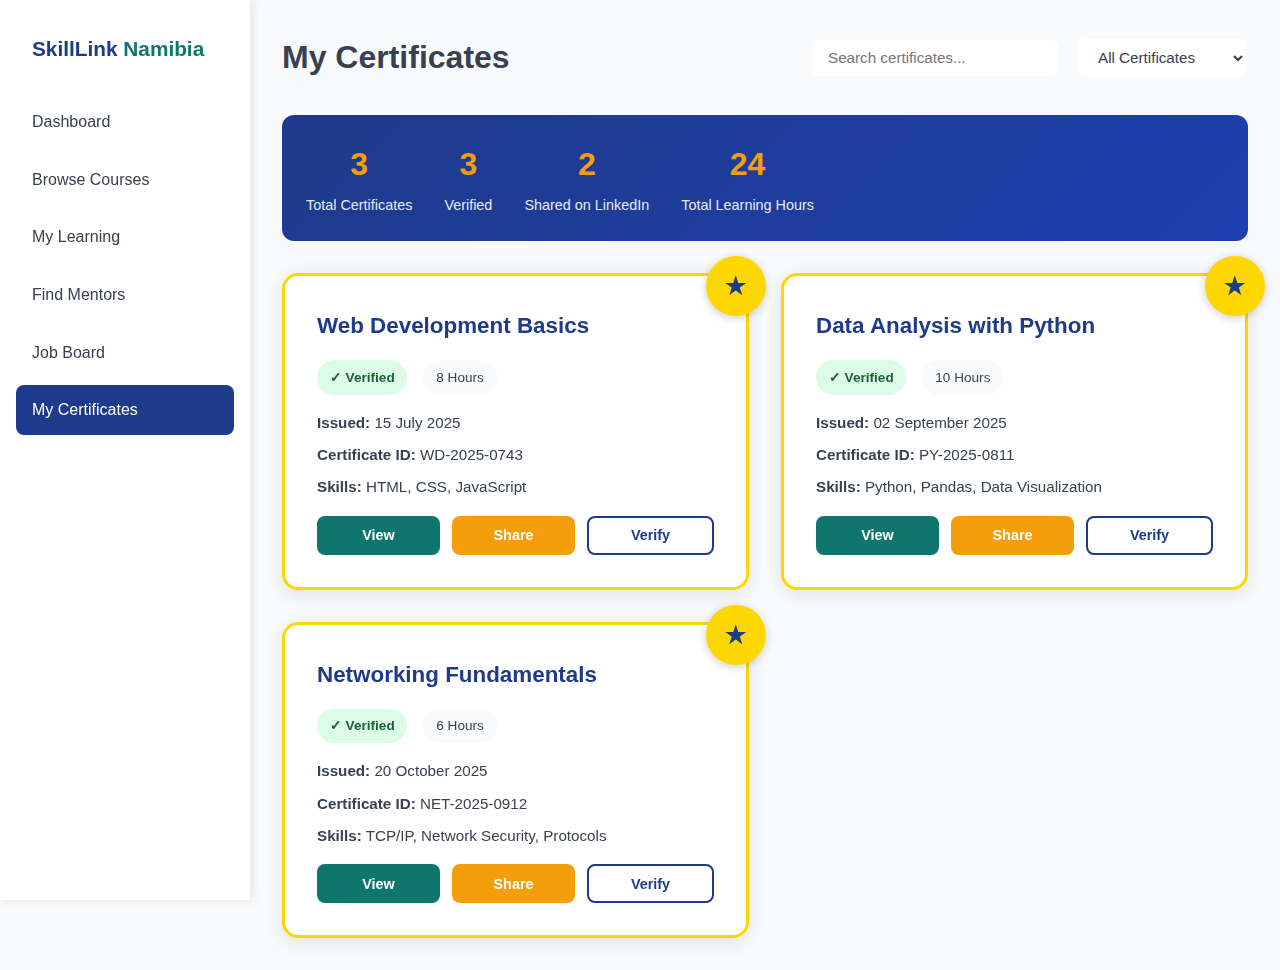
<file: certificates.html>
<!DOCTYPE html>
<html lang="en">
<head>
  <meta charset="UTF-8">
  <meta name="viewport" content="width=device-width, initial-scale=1.0">
  <title>My Certificates - SkillLink Namibia</title>
  <link rel="stylesheet" href="style.css">
  <style>
    /* Enhanced Certificate Styles */
    .page-header {
      display: flex;
      justify-content: space-between;
      align-items: center;
      margin-bottom: 2rem;
      flex-wrap: wrap;
      gap: 1rem;
    }

    .filter-controls {
      display: flex;
      gap: 1rem;
      align-items: center;
      flex-wrap: wrap;
    }

    .filter-select {
      padding: 0.6rem 1rem;
      border: 2px solid var(--light-gray);
      border-radius: 8px;
      background: var(--white);
      color: var(--dark-gray);
      font-size: 0.95rem;
      cursor: pointer;
      transition: border-color 0.3s;
    }

    .filter-select:focus {
      outline: none;
      border-color: var(--primary-blue);
    }

    .search-box {
      padding: 0.6rem 1rem;
      border: 2px solid var(--light-gray);
      border-radius: 8px;
      width: 250px;
      font-size: 0.95rem;
    }

    .search-box:focus {
      outline: none;
      border-color: var(--primary-blue);
    }

    .stats-summary {
      display: flex;
      gap: 2rem;
      margin-bottom: 2rem;
      padding: 1.5rem;
      background: linear-gradient(135deg, var(--primary-blue) 0%, #1E40AF 100%);
      border-radius: 12px;
      color: var(--white);
      flex-wrap: wrap;
    }

    .stat-item {
      text-align: center;
    }

    .stat-item h3 {
      font-size: 2rem;
      margin-bottom: 0.25rem;
      color: var(--accent-yellow);
    }

    .stat-item p {
      font-size: 0.9rem;
      opacity: 0.9;
      margin: 0;
    }

    .certificates-container {
      display: grid;
      grid-template-columns: repeat(auto-fit, minmax(320px, 1fr));
      gap: 2rem;
      margin-top: 2rem;
    }

    .certificate-card {
      background: var(--white);
      border: 3px solid #FFD700;
      border-radius: 16px;
      padding: 2rem;
      box-shadow: 0 4px 20px rgba(0, 0, 0, 0.1);
      position: relative;
      transition: transform 0.2s ease, box-shadow 0.2s ease;
    }

    .certificate-card:hover {
      transform: translateY(-5px);
      box-shadow: 0 6px 25px rgba(0, 0, 0, 0.15);
    }

    .certificate-card h3 {
      font-size: 1.4rem;
      color: var(--primary-blue);
      margin-bottom: 0.5rem;
    }

    .certificate-card p {
      color: var(--dark-gray);
      margin-bottom: 0.5rem;
      font-size: 0.95rem;
    }

    .certificate-seal {
      width: 60px;
      height: 60px;
      border-radius: 50%;
      background: #FFD700;
      position: absolute;
      top: -20px;
      right: -20px;
      display: flex;
      align-items: center;
      justify-content: center;
      font-weight: bold;
      font-size: 1.5rem;
      color: var(--primary-blue);
      box-shadow: 0 2px 10px rgba(0, 0, 0, 0.2);
    }

    .certificate-meta {
      display: flex;
      gap: 1rem;
      margin: 1rem 0;
      flex-wrap: wrap;
    }

    .meta-badge {
      display: inline-flex;
      align-items: center;
      gap: 0.4rem;
      padding: 0.4rem 0.8rem;
      background: var(--light-gray);
      border-radius: 20px;
      font-size: 0.85rem;
      color: var(--dark-gray);
    }

    .verified-badge {
      background: #dcfce7;
      color: #166534;
      font-weight: 600;
    }

    .certificate-actions {
      display: flex;
      gap: 0.75rem;
      margin-top: 1rem;
    }

    .btn-download, .btn-share, .btn-verify {
      flex: 1;
      background: var(--secondary-teal);
      color: var(--white);
      border: none;
      padding: 0.6rem 1.2rem;
      border-radius: 8px;
      cursor: pointer;
      transition: all 0.3s ease;
      font-size: 0.9rem;
      font-weight: 600;
      text-align: center;
    }

    .btn-download:hover {
      background: var(--primary-blue);
      transform: translateY(-2px);
    }

    .btn-share {
      background: #f59e0b;
    }

    .btn-share:hover {
      background: #d97706;
      transform: translateY(-2px);
    }

    .btn-verify {
      background: var(--white);
      color: var(--primary-blue);
      border: 2px solid var(--primary-blue);
    }

    .btn-verify:hover {
      background: var(--primary-blue);
      color: var(--white);
      transform: translateY(-2px);
    }

    .empty-state {
      text-align: center;
      padding: 4rem 2rem;
      color: var(--dark-gray);
    }

    .empty-state h3 {
      color: var(--primary-blue);
      margin-bottom: 1rem;
      font-size: 1.5rem;
    }

    .empty-state p {
      margin-bottom: 2rem;
    }

    /* Certificate Modal Preview */
    .modal {
      display: none;
      position: fixed;
      top: 0;
      left: 0;
      width: 100%;
      height: 100%;
      background: rgba(0, 0, 0, 0.8);
      z-index: 2000;
      align-items: center;
      justify-content: center;
      padding: 2rem;
    }

    .modal.active {
      display: flex;
    }

    .modal-content {
      background: var(--white);
      padding: 3rem;
      border-radius: 16px;
      max-width: 800px;
      width: 100%;
      position: relative;
      max-height: 90vh;
      overflow-y: auto;
    }

    .modal-close {
      position: absolute;
      top: 1rem;
      right: 1rem;
      background: none;
      border: none;
      font-size: 2rem;
      cursor: pointer;
      color: var(--dark-gray);
      width: 40px;
      height: 40px;
      display: flex;
      align-items: center;
      justify-content: center;
      border-radius: 50%;
      transition: background 0.3s;
    }

    .modal-close:hover {
      background: var(--light-gray);
    }

    .certificate-preview {
      border: 5px solid #FFD700;
      padding: 2rem;
      background: linear-gradient(135deg, #ffffff 0%, #f8fafc 100%);
      text-align: center;
      border-radius: 12px;
    }

    .certificate-preview h2 {
      color: var(--primary-blue);
      font-size: 2rem;
      margin: 1rem 0;
    }

    .certificate-preview .recipient-name {
      font-size: 1.8rem;
      color: var(--secondary-teal);
      font-weight: bold;
      margin: 1.5rem 0;
    }

    .certificate-preview .course-name {
      font-size: 1.4rem;
      color: var(--primary-blue);
      margin: 1rem 0;
    }

    .share-options {
      display: flex;
      gap: 1rem;
      margin-top: 2rem;
      justify-content: center;
      flex-wrap: wrap;
    }

    .share-btn {
      padding: 0.75rem 1.5rem;
      border-radius: 8px;
      border: none;
      cursor: pointer;
      font-weight: 600;
      transition: all 0.3s;
    }

    .share-linkedin {
      background: #0077b5;
      color: white;
    }

    .share-linkedin:hover {
      background: #005885;
      transform: translateY(-2px);
    }

    .share-email {
      background: var(--secondary-teal);
      color: white;
    }

    .share-email:hover {
      background: var(--primary-blue);
      transform: translateY(-2px);
    }

    @media (max-width: 768px) {
      .certificates-container {
        grid-template-columns: 1fr;
      }

      .stats-summary {
        flex-direction: column;
        gap: 1rem;
      }

      .search-box {
        width: 100%;
      }
    }
  </style>
</head>
<body>
  <div class="dashboard-container">
    <aside class="sidebar">
      <div class="sidebar-logo">
        SkillLink <span style="color: var(--secondary-teal);">Namibia</span>
      </div>
      <ul class="sidebar-menu">
        <li><a href="dashboard.html">Dashboard</a></li>
        <li><a href="courses.html">Browse Courses</a></li>
        <li><a href="my-learning.html">My Learning</a></li>
        <li><a href="mentors.html">Find Mentors</a></li>
        <li><a href="jobs.html">Job Board</a></li>
        <li><a href="certificates.html" class="active">My Certificates</a></li>
      </ul>
    </aside>

    <main class="main-content">
      <div class="page-header">
        <h1>My Certificates</h1>
        <div class="filter-controls">
          <input type="text" class="search-box" id="searchBox" placeholder="Search certificates...">
          <select class="filter-select" id="filterSelect">
            <option value="all">All Certificates</option>
            <option value="recent">Most Recent</option>
            <option value="verified">Verified Only</option>
            <option value="course">By Course Name</option>
          </select>
        </div>
      </div>

      <!-- Statistics Summary -->
      <div class="stats-summary">
        <div class="stat-item">
          <h3>3</h3>
          <p>Total Certificates</p>
        </div>
        <div class="stat-item">
          <h3>3</h3>
          <p>Verified</p>
        </div>
        <div class="stat-item">
          <h3>2</h3>
          <p>Shared on LinkedIn</p>
        </div>
        <div class="stat-item">
          <h3>24</h3>
          <p>Total Learning Hours</p>
        </div>
      </div>

      <div class="certificates-container" id="certificatesContainer">
        <div class="certificate-card" data-course="Web Development Basics" data-date="2025-07-15">
          <div class="certificate-seal">★</div>
          <h3>Web Development Basics</h3>
          <div class="certificate-meta">
            <span class="meta-badge verified-badge">✓ Verified</span>
            <span class="meta-badge">8 Hours</span>
          </div>
          <p><strong>Issued:</strong> 15 July 2025</p>
          <p><strong>Certificate ID:</strong> WD-2025-0743</p>
          <p><strong>Skills:</strong> HTML, CSS, JavaScript</p>
          <div class="certificate-actions">
            <button class="btn-download" onclick="viewCertificate('Web Development Basics', 'WD-2025-0743', '15 July 2025')">View</button>
            <button class="btn-share" onclick="shareCertificate('Web Development Basics')">Share</button>
            <button class="btn-verify" onclick="verifyCertificate('WD-2025-0743')">Verify</button>
          </div>
        </div>

        <div class="certificate-card" data-course="Data Analysis with Python" data-date="2025-09-02">
          <div class="certificate-seal">★</div>
          <h3>Data Analysis with Python</h3>
          <div class="certificate-meta">
            <span class="meta-badge verified-badge">✓ Verified</span>
            <span class="meta-badge">10 Hours</span>
          </div>
          <p><strong>Issued:</strong> 02 September 2025</p>
          <p><strong>Certificate ID:</strong> PY-2025-0811</p>
          <p><strong>Skills:</strong> Python, Pandas, Data Visualization</p>
          <div class="certificate-actions">
            <button class="btn-download" onclick="viewCertificate('Data Analysis with Python', 'PY-2025-0811', '02 September 2025')">View</button>
            <button class="btn-share" onclick="shareCertificate('Data Analysis with Python')">Share</button>
            <button class="btn-verify" onclick="verifyCertificate('PY-2025-0811')">Verify</button>
          </div>
        </div>

        <div class="certificate-card" data-course="Networking Fundamentals" data-date="2025-10-20">
          <div class="certificate-seal">★</div>
          <h3>Networking Fundamentals</h3>
          <div class="certificate-meta">
            <span class="meta-badge verified-badge">✓ Verified</span>
            <span class="meta-badge">6 Hours</span>
          </div>
          <p><strong>Issued:</strong> 20 October 2025</p>
          <p><strong>Certificate ID:</strong> NET-2025-0912</p>
          <p><strong>Skills:</strong> TCP/IP, Network Security, Protocols</p>
          <div class="certificate-actions">
            <button class="btn-download" onclick="viewCertificate('Networking Fundamentals', 'NET-2025-0912', '20 October 2025')">View</button>
            <button class="btn-share" onclick="shareCertificate('Networking Fundamentals')">Share</button>
            <button class="btn-verify" onclick="verifyCertificate('NET-2025-0912')">Verify</button>
          </div>
        </div>
      </div>
    </main>
  </div>

  <!-- Certificate Preview Modal -->
  <div class="modal" id="certificateModal">
    <div class="modal-content">
      <button class="modal-close" onclick="closeModal()">×</button>
      <div class="certificate-preview">
        <h2>SkillLink Namibia</h2>
        <p style="font-size: 1.2rem; color: var(--dark-gray); margin: 0.5rem 0;">Certificate of Completion</p>
        <div style="width: 80px; height: 3px; background: #FFD700; margin: 1rem auto;"></div>
        <p style="margin: 1rem 0;">This certifies that</p>
        <div class="recipient-name">Your Name</div>
        <p style="margin: 1rem 0;">has successfully completed</p>
        <div class="course-name" id="modalCourseName">Course Name</div>
        <p style="margin: 1.5rem 0; color: var(--dark-gray);">Issued on <span id="modalIssueDate">Date</span></p>
        <p style="font-size: 0.9rem; color: var(--dark-gray);">Certificate ID: <span id="modalCertId">ID</span></p>
        <div style="margin-top: 2rem; padding-top: 2rem; border-top: 2px solid var(--light-gray);">
          <p style="font-size: 0.85rem; color: var(--dark-gray);">Verified by SkillLink Namibia | Valid and Authentic</p>
        </div>
      </div>
      <div class="share-options">
        <button class="share-btn share-linkedin" onclick="shareToLinkedIn()">Share on LinkedIn</button>
        <button class="share-btn share-email" onclick="shareViaEmail()">Share via Email</button>
        <button class="btn-download" style="margin: 0;">Download PDF</button>
      </div>
    </div>
  </div>

  <script>
    // Search functionality
    document.getElementById('searchBox').addEventListener('input', function(e) {
      const searchTerm = e.target.value.toLowerCase();
      const cards = document.querySelectorAll('.certificate-card');
      
      cards.forEach(card => {
        const courseName = card.getAttribute('data-course').toLowerCase();
        if (courseName.includes(searchTerm)) {
          card.style.display = 'block';
        } else {
          card.style.display = 'none';
        }
      });
    });

    // Filter functionality
    document.getElementById('filterSelect').addEventListener('change', function(e) {
      const filterValue = e.target.value;
      const cards = Array.from(document.querySelectorAll('.certificate-card'));
      
      if (filterValue === 'recent') {
        cards.sort((a, b) => {
          return new Date(b.getAttribute('data-date')) - new Date(a.getAttribute('data-date'));
        });
        const container = document.getElementById('certificatesContainer');
        cards.forEach(card => container.appendChild(card));
      }
    });

    // View certificate
    function viewCertificate(courseName, certId, issueDate) {
      document.getElementById('modalCourseName').textContent = courseName;
      document.getElementById('modalCertId').textContent = certId;
      document.getElementById('modalIssueDate').textContent = issueDate;
      document.getElementById('certificateModal').classList.add('active');
    }

    // Close modal
    function closeModal() {
      document.getElementById('certificateModal').classList.remove('active');
    }

    // Share certificate
    function shareCertificate(courseName) {
      alert('Share options for: ' + courseName + '\n\nIn a full implementation, this would open sharing options for LinkedIn, Email, Twitter, etc.');
    }

    // Verify certificate
    function verifyCertificate(certId) {
      alert('Certificate ' + certId + ' is verified!\n\n✓ Authentic certificate issued by SkillLink Namibia\n✓ Validated by blockchain verification\n✓ Recognized by partner employers');
    }

    // Share to LinkedIn
    function shareToLinkedIn() {
      alert('In a full implementation, this would:\n\n1. Connect to LinkedIn API\n2. Post certificate to your profile\n3. Add skills to your LinkedIn profile\n4. Notify your network');
    }

    // Share via Email
    function shareViaEmail() {
      alert('In a full implementation, this would:\n\n1. Open email composer\n2. Attach certificate PDF\n3. Include verification link\n4. Pre-fill professional message');
    }

    // Close modal on outside click
    document.getElementById('certificateModal').addEventListener('click', function(e) {
      if (e.target === this) {
        closeModal();
      }
    });
  </script>
</body>
</html>
</file>
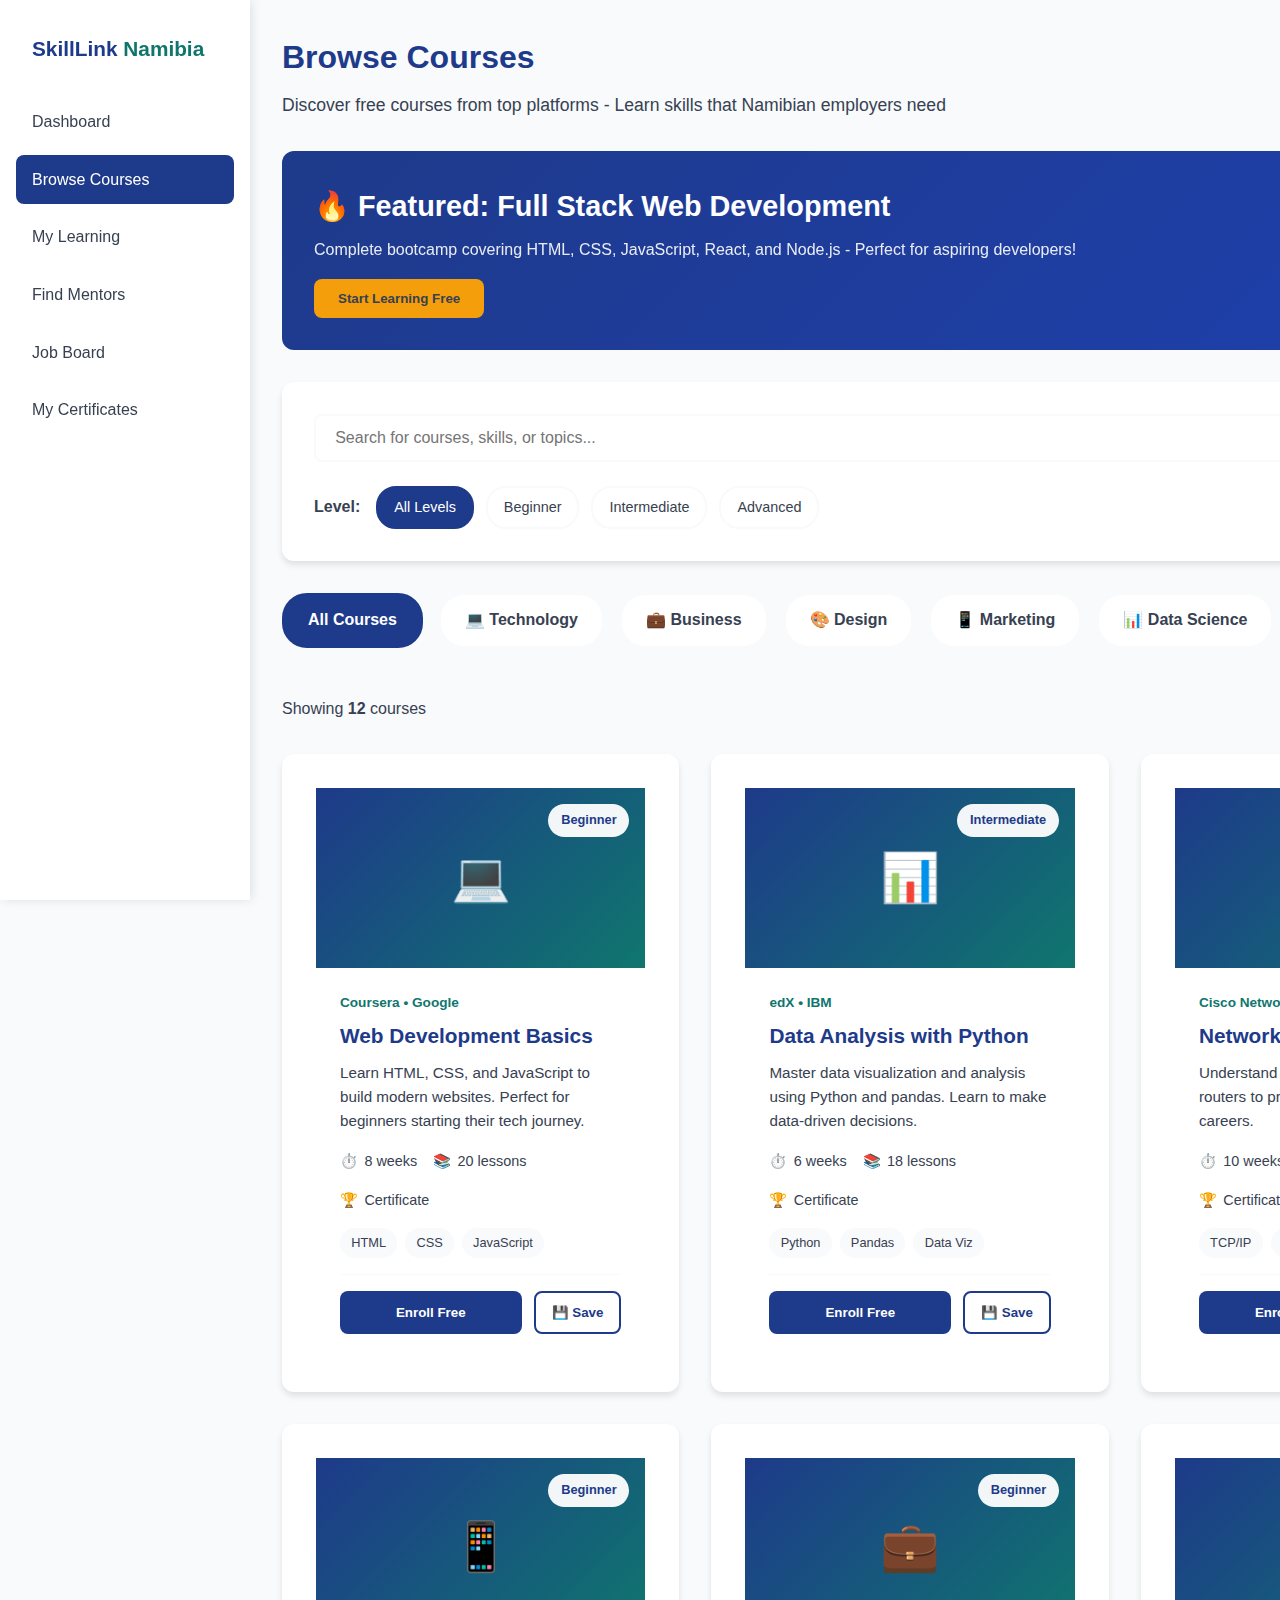
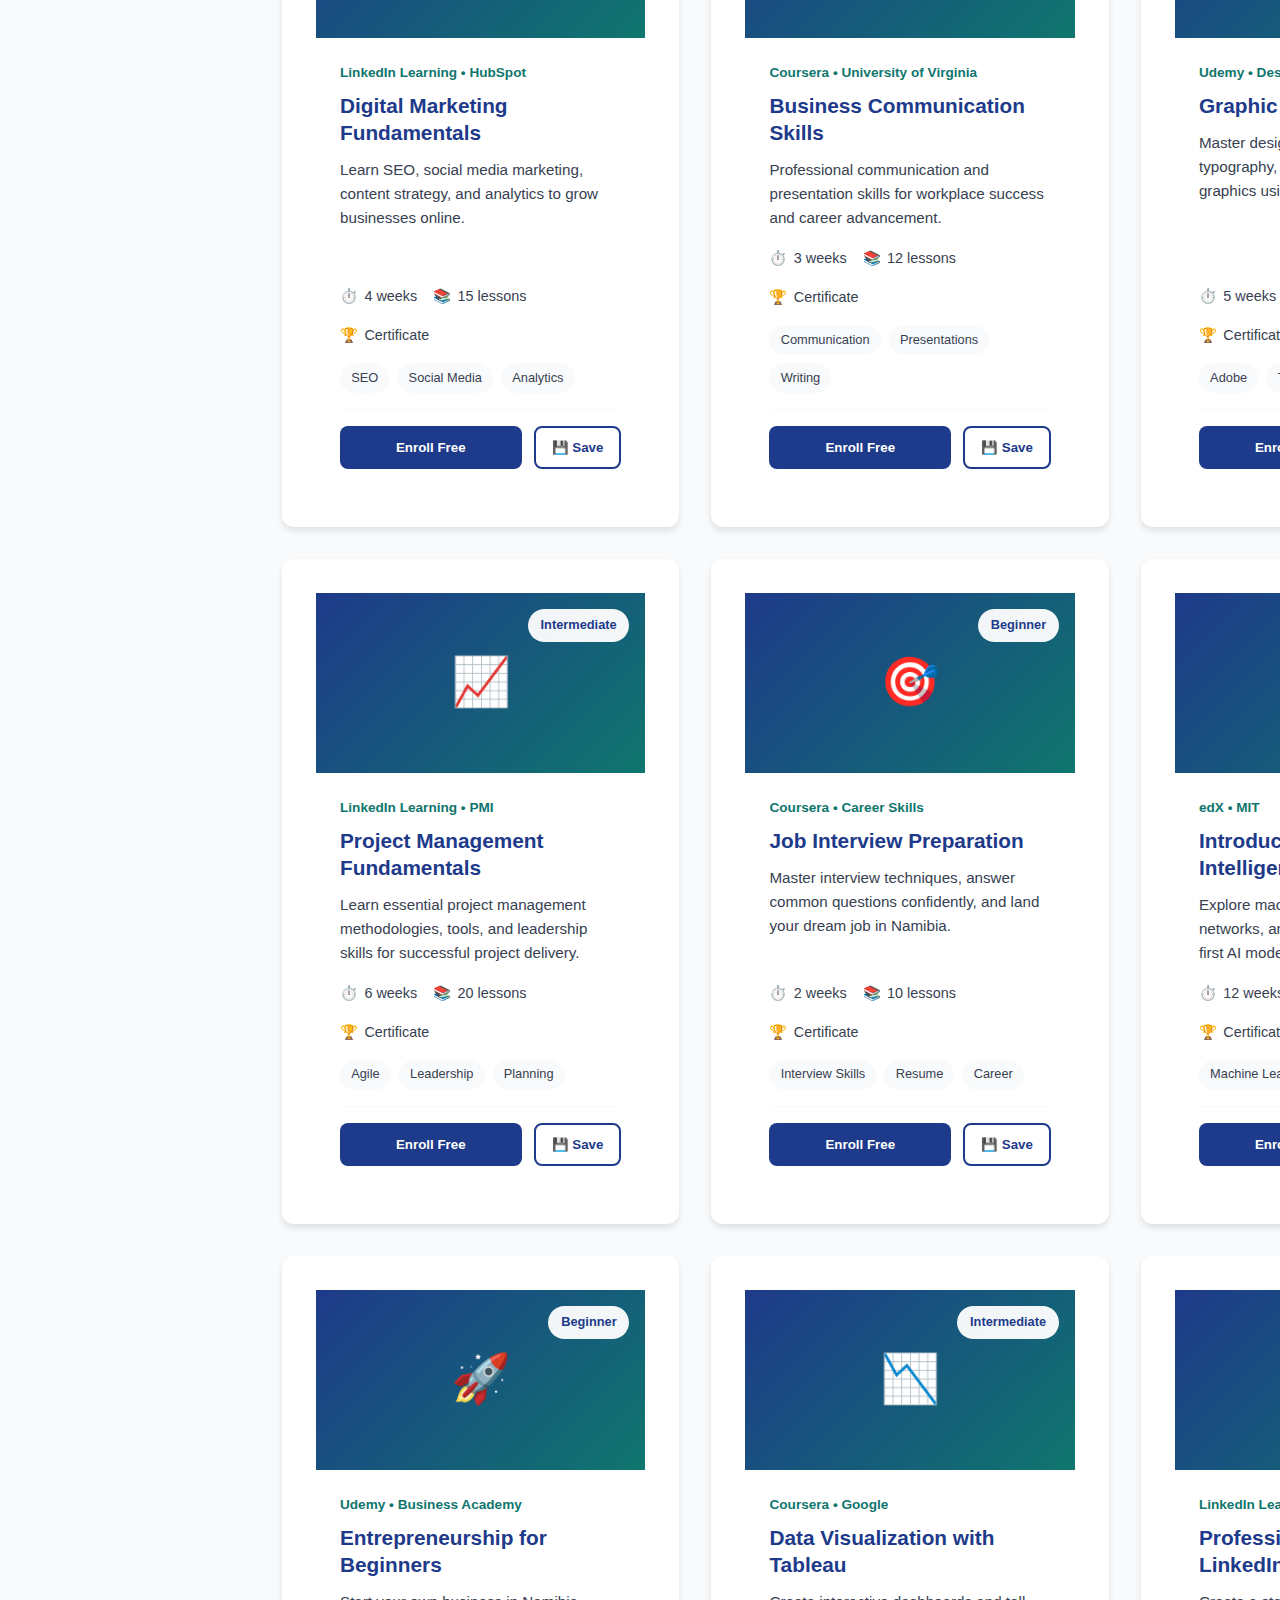
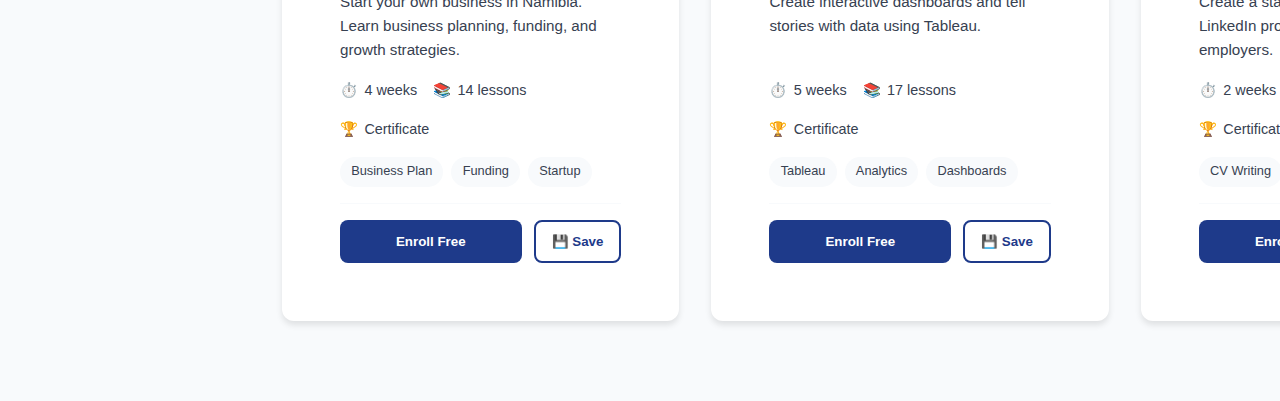
<file: courses.html>
<!DOCTYPE html>
<html lang="en">
<head>
  <meta charset="UTF-8">
  <meta name="viewport" content="width=device-width, initial-scale=1.0">
  <title>Browse Courses - SkillLink Namibia</title>
  <link rel="stylesheet" href="style.css">
  <style>
    /* Enhanced Browse Courses Styles */
    .page-header {
      margin-bottom: 2rem;
    }

    .page-header h1 {
      color: var(--primary-blue);
      margin-bottom: 0.5rem;
    }

    .page-subtitle {
      color: var(--dark-gray);
      font-size: 1.1rem;
      margin-bottom: 2rem;
    }

    /* Search and Filter Section */
    .search-filter-section {
      background: var(--white);
      padding: 2rem;
      border-radius: 12px;
      box-shadow: 0 4px 6px rgba(0,0,0,0.1);
      margin-bottom: 2rem;
    }

    .search-bar {
      display: flex;
      gap: 1rem;
      margin-bottom: 1.5rem;
      flex-wrap: wrap;
    }

    .search-input {
      flex: 1;
      min-width: 250px;
      padding: 0.8rem 1.2rem;
      border: 2px solid var(--light-gray);
      border-radius: 8px;
      font-size: 1rem;
      transition: border-color 0.3s;
    }

    .search-input:focus {
      outline: none;
      border-color: var(--primary-blue);
    }

    .search-btn {
      padding: 0.8rem 2rem;
      background: var(--primary-blue);
      color: var(--white);
      border: none;
      border-radius: 8px;
      font-weight: 600;
      cursor: pointer;
      transition: all 0.3s;
    }

    .search-btn:hover {
      background: #1E40AF;
      transform: translateY(-2px);
    }

    /* Filter Tags */
    .filter-section {
      display: flex;
      gap: 1rem;
      align-items: center;
      flex-wrap: wrap;
    }

    .filter-label {
      font-weight: 600;
      color: var(--dark-gray);
    }

    .filter-tags {
      display: flex;
      gap: 0.75rem;
      flex-wrap: wrap;
      flex: 1;
    }

    .filter-tag {
      padding: 0.5rem 1rem;
      border: 2px solid var(--light-gray);
      border-radius: 20px;
      background: var(--white);
      cursor: pointer;
      transition: all 0.3s;
      font-size: 0.9rem;
      font-weight: 500;
      color: var(--dark-gray);
    }

    .filter-tag:hover {
      border-color: var(--primary-blue);
      background: var(--light-gray);
    }

    .filter-tag.active {
      background: var(--primary-blue);
      color: var(--white);
      border-color: var(--primary-blue);
    }

    /* Category Pills */
    .category-section {
      margin-bottom: 2rem;
    }

    .category-pills {
      display: flex;
      gap: 1rem;
      overflow-x: auto;
      padding-bottom: 0.5rem;
    }

    .category-pill {
      padding: 0.8rem 1.5rem;
      background: var(--white);
      border: 2px solid var(--light-gray);
      border-radius: 25px;
      cursor: pointer;
      transition: all 0.3s;
      white-space: nowrap;
      font-weight: 600;
      color: var(--dark-gray);
    }

    .category-pill:hover {
      border-color: var(--primary-blue);
      transform: translateY(-2px);
      box-shadow: 0 4px 8px rgba(0,0,0,0.1);
    }

    .category-pill.active {
      background: var(--primary-blue);
      color: var(--white);
      border-color: var(--primary-blue);
    }

    /* Results Header */
    .results-header {
      display: flex;
      justify-content: space-between;
      align-items: center;
      margin-bottom: 1.5rem;
      flex-wrap: wrap;
      gap: 1rem;
    }

    .results-count {
      color: var(--dark-gray);
      font-size: 1rem;
    }

    .sort-dropdown {
      padding: 0.6rem 1rem;
      border: 2px solid var(--light-gray);
      border-radius: 8px;
      background: var(--white);
      cursor: pointer;
      font-size: 0.95rem;
    }

    .sort-dropdown:focus {
      outline: none;
      border-color: var(--primary-blue);
    }

    /* Course Grid */
    .courses-grid {
      display: grid;
      grid-template-columns: repeat(auto-fill, minmax(320px, 1fr));
      gap: 2rem;
      margin-bottom: 3rem;
    }

    /* Enhanced Course Card */
    .course-card {
      background: var(--white);
      border-radius: 12px;
      overflow: hidden;
      box-shadow: 0 4px 6px rgba(0,0,0,0.1);
      transition: all 0.3s ease;
      display: flex;
      flex-direction: column;
      border: 2px solid transparent;
    }

    .course-card:hover {
      transform: translateY(-5px);
      box-shadow: 0 8px 20px rgba(0,0,0,0.15);
      border-color: var(--primary-blue);
    }

    .course-thumbnail {
      width: 100%;
      height: 180px;
      background: linear-gradient(135deg, var(--primary-blue), var(--secondary-teal));
      display: flex;
      align-items: center;
      justify-content: center;
      color: var(--white);
      font-size: 3rem;
      position: relative;
    }

    .course-level-badge {
      position: absolute;
      top: 1rem;
      right: 1rem;
      padding: 0.4rem 0.8rem;
      background: rgba(255,255,255,0.95);
      border-radius: 20px;
      font-size: 0.8rem;
      font-weight: 600;
      color: var(--primary-blue);
    }

    .course-content {
      padding: 1.5rem;
      flex: 1;
      display: flex;
      flex-direction: column;
    }

    .course-provider {
      font-size: 0.85rem;
      color: var(--secondary-teal);
      font-weight: 600;
      margin-bottom: 0.5rem;
    }

    .course-title {
      color: var(--primary-blue);
      font-size: 1.3rem;
      font-weight: 700;
      margin-bottom: 0.75rem;
      line-height: 1.3;
    }

    .course-description {
      color: var(--dark-gray);
      font-size: 0.95rem;
      line-height: 1.6;
      margin-bottom: 1rem;
      flex: 1;
    }

    .course-meta {
      display: flex;
      gap: 1rem;
      margin-bottom: 1rem;
      flex-wrap: wrap;
      font-size: 0.9rem;
      color: var(--dark-gray);
    }

    .meta-item {
      display: flex;
      align-items: center;
      gap: 0.4rem;
    }

    .course-tags {
      display: flex;
      gap: 0.5rem;
      flex-wrap: wrap;
      margin-bottom: 1rem;
    }

    .course-tag {
      padding: 0.3rem 0.7rem;
      background: var(--light-gray);
      border-radius: 15px;
      font-size: 0.8rem;
      color: var(--dark-gray);
    }

    .course-footer {
      display: flex;
      gap: 0.75rem;
      padding-top: 1rem;
      border-top: 1px solid var(--light-gray);
    }

    .btn-enroll {
      flex: 1;
      padding: 0.75rem 1.5rem;
      background: var(--primary-blue);
      color: var(--white);
      border: none;
      border-radius: 8px;
      font-weight: 600;
      cursor: pointer;
      transition: all 0.3s;
    }

    .btn-enroll:hover {
      background: #1E40AF;
      transform: translateY(-2px);
    }

    .btn-save {
      padding: 0.75rem 1rem;
      background: var(--white);
      color: var(--primary-blue);
      border: 2px solid var(--primary-blue);
      border-radius: 8px;
      font-weight: 600;
      cursor: pointer;
      transition: all 0.3s;
    }

    .btn-save:hover {
      background: var(--light-gray);
      transform: translateY(-2px);
    }

    .btn-save.saved {
      background: var(--primary-blue);
      color: var(--white);
    }

    /* Featured Course Banner */
    .featured-banner {
      background: linear-gradient(135deg, var(--primary-blue), #1E40AF);
      color: var(--white);
      padding: 2rem;
      border-radius: 12px;
      margin-bottom: 2rem;
      display: flex;
      justify-content: space-between;
      align-items: center;
      gap: 2rem;
      flex-wrap: wrap;
    }

    .featured-content h2 {
      margin-bottom: 0.5rem;
      font-size: 1.8rem;
    }

    .featured-content p {
      opacity: 0.9;
      margin-bottom: 1rem;
    }

    .btn-featured {
      padding: 0.75rem 1.5rem;
      background: var(--accent-yellow);
      color: var(--dark-gray);
      border: none;
      border-radius: 8px;
      font-weight: 600;
      cursor: pointer;
      transition: all 0.3s;
    }

    .btn-featured:hover {
      background: #e58e08;
      transform: translateY(-2px);
    }

    /* Loading State */
    .loading-state {
      text-align: center;
      padding: 4rem 2rem;
      color: var(--dark-gray);
    }

    .loading-spinner {
      width: 50px;
      height: 50px;
      border: 4px solid var(--light-gray);
      border-top-color: var(--primary-blue);
      border-radius: 50%;
      animation: spin 1s linear infinite;
      margin: 0 auto 1rem;
    }

    @keyframes spin {
      to { transform: rotate(360deg); }
    }

    /* Empty State */
    .empty-state {
      text-align: center;
      padding: 4rem 2rem;
      color: var(--dark-gray);
    }

    .empty-state h3 {
      color: var(--primary-blue);
      font-size: 1.5rem;
      margin-bottom: 1rem;
    }

    /* Responsive Design */
    @media (max-width: 768px) {
      .courses-grid {
        grid-template-columns: 1fr;
      }

      .search-bar {
        flex-direction: column;
      }

      .search-input {
        min-width: 100%;
      }

      .category-pills {
        flex-wrap: wrap;
      }

      .featured-banner {
        text-align: center;
      }
    }
  </style>
</head>
<body>
  <div class="dashboard-container">
    <aside class="sidebar">
      <div class="sidebar-logo">
        SkillLink <span style="color: var(--secondary-teal);">Namibia</span>
      </div>
      <ul class="sidebar-menu">
        <li><a href="dashboard.html">Dashboard</a></li>
        <li><a href="courses.html" class="active">Browse Courses</a></li>
        <li><a href="my-learning.html">My Learning</a></li>
        <li><a href="mentors.html">Find Mentors</a></li>
        <li><a href="jobs.html">Job Board</a></li>
        <li><a href="certificates.html">My Certificates</a></li>
      </ul>
    </aside>

    <main class="main-content">
      <div class="page-header">
        <h1>Browse Courses</h1>
        <p class="page-subtitle">Discover free courses from top platforms - Learn skills that Namibian employers need</p>
      </div>

      <!-- Featured Course Banner -->
      <div class="featured-banner">
        <div class="featured-content">
          <h2>🔥 Featured: Full Stack Web Development</h2>
          <p>Complete bootcamp covering HTML, CSS, JavaScript, React, and Node.js - Perfect for aspiring developers!</p>
          <button class="btn-featured" onclick="enrollCourse('Full Stack Web Development')">Start Learning Free</button>
        </div>
      </div>

      <!-- Search and Filter Section -->
      <div class="search-filter-section">
        <div class="search-bar">
          <input 
            type="text" 
            class="search-input" 
            id="courseSearch" 
            placeholder="Search for courses, skills, or topics..."
            onkeyup="searchCourses()"
          >
          <button class="search-btn" onclick="searchCourses()">Search</button>
        </div>

        <div class="filter-section">
          <span class="filter-label">Level:</span>
          <div class="filter-tags">
            <div class="filter-tag active" onclick="filterByLevel('all')">All Levels</div>
            <div class="filter-tag" onclick="filterByLevel('beginner')">Beginner</div>
            <div class="filter-tag" onclick="filterByLevel('intermediate')">Intermediate</div>
            <div class="filter-tag" onclick="filterByLevel('advanced')">Advanced</div>
          </div>
        </div>
      </div>

      <!-- Category Pills -->
      <div class="category-section">
        <div class="category-pills">
          <div class="category-pill active" onclick="filterByCategory('all')">All Courses</div>
          <div class="category-pill" onclick="filterByCategory('technology')">💻 Technology</div>
          <div class="category-pill" onclick="filterByCategory('business')">💼 Business</div>
          <div class="category-pill" onclick="filterByCategory('design')">🎨 Design</div>
          <div class="category-pill" onclick="filterByCategory('marketing')">📱 Marketing</div>
          <div class="category-pill" onclick="filterByCategory('data')">📊 Data Science</div>
          <div class="category-pill" onclick="filterByCategory('personal')">🎯 Personal Development</div>
        </div>
      </div>

      <!-- Results Header -->
      <div class="results-header">
        <div class="results-count">
          Showing <strong id="courseCount">12</strong> courses
        </div>
        <select class="sort-dropdown" id="sortDropdown" onchange="sortCourses()">
          <option value="recommended">Recommended</option>
          <option value="popular">Most Popular</option>
          <option value="newest">Newest First</option>
          <option value="shortest">Shortest Duration</option>
          <option value="longest">Longest Duration</option>
        </select>
      </div>

      <!-- Courses Grid -->
      <div class="courses-grid" id="coursesGrid">
        <!-- Course Card 1 -->
        <div class="course-card" data-category="technology" data-level="beginner">
          <div class="course-thumbnail">
            💻
            <span class="course-level-badge">Beginner</span>
          </div>
          <div class="course-content">
            <div class="course-provider">Coursera • Google</div>
            <h3 class="course-title">Web Development Basics</h3>
            <p class="course-description">Learn HTML, CSS, and JavaScript to build modern websites. Perfect for beginners starting their tech journey.</p>
            
            <div class="course-meta">
              <div class="meta-item">
                <span>⏱️</span>
                <span>8 weeks</span>
              </div>
              <div class="meta-item">
                <span>📚</span>
                <span>20 lessons</span>
              </div>
              <div class="meta-item">
                <span>🏆</span>
                <span>Certificate</span>
              </div>
            </div>

            <div class="course-tags">
              <span class="course-tag">HTML</span>
              <span class="course-tag">CSS</span>
              <span class="course-tag">JavaScript</span>
            </div>

            <div class="course-footer">
              <button class="btn-enroll" onclick="enrollCourse('Web Development Basics')">Enroll Free</button>
              <button class="btn-save" onclick="saveCourse(this)">💾 Save</button>
            </div>
          </div>
        </div>

        <!-- Course Card 2 -->
        <div class="course-card" data-category="data" data-level="intermediate">
          <div class="course-thumbnail">
            📊
            <span class="course-level-badge">Intermediate</span>
          </div>
          <div class="course-content">
            <div class="course-provider">edX • IBM</div>
            <h3 class="course-title">Data Analysis with Python</h3>
            <p class="course-description">Master data visualization and analysis using Python and pandas. Learn to make data-driven decisions.</p>
            
            <div class="course-meta">
              <div class="meta-item">
                <span>⏱️</span>
                <span>6 weeks</span>
              </div>
              <div class="meta-item">
                <span>📚</span>
                <span>18 lessons</span>
              </div>
              <div class="meta-item">
                <span>🏆</span>
                <span>Certificate</span>
              </div>
            </div>

            <div class="course-tags">
              <span class="course-tag">Python</span>
              <span class="course-tag">Pandas</span>
              <span class="course-tag">Data Viz</span>
            </div>

            <div class="course-footer">
              <button class="btn-enroll" onclick="enrollCourse('Data Analysis with Python')">Enroll Free</button>
              <button class="btn-save" onclick="saveCourse(this)">💾 Save</button>
            </div>
          </div>
        </div>

        <!-- Course Card 3 -->
        <div class="course-card" data-category="technology" data-level="intermediate">
          <div class="course-thumbnail">
            🌐
            <span class="course-level-badge">Intermediate</span>
          </div>
          <div class="course-content">
            <div class="course-provider">Cisco Networking Academy</div>
            <h3 class="course-title">Networking Fundamentals</h3>
            <p class="course-description">Understand how networks operate, from routers to protocols. Essential for IT careers.</p>
            
            <div class="course-meta">
              <div class="meta-item">
                <span>⏱️</span>
                <span>10 weeks</span>
              </div>
              <div class="meta-item">
                <span>📚</span>
                <span>25 lessons</span>
              </div>
              <div class="meta-item">
                <span>🏆</span>
                <span>Certificate</span>
              </div>
            </div>

            <div class="course-tags">
              <span class="course-tag">TCP/IP</span>
              <span class="course-tag">Routing</span>
              <span class="course-tag">Security</span>
            </div>

            <div class="course-footer">
              <button class="btn-enroll" onclick="enrollCourse('Networking Fundamentals')">Enroll Free</button>
              <button class="btn-save" onclick="saveCourse(this)">💾 Save</button>
            </div>
          </div>
        </div>

        <!-- Course Card 4 -->
        <div class="course-card" data-category="marketing" data-level="beginner">
          <div class="course-thumbnail">
            📱
            <span class="course-level-badge">Beginner</span>
          </div>
          <div class="course-content">
            <div class="course-provider">LinkedIn Learning • HubSpot</div>
            <h3 class="course-title">Digital Marketing Fundamentals</h3>
            <p class="course-description">Learn SEO, social media marketing, content strategy, and analytics to grow businesses online.</p>
            
            <div class="course-meta">
              <div class="meta-item">
                <span>⏱️</span>
                <span>4 weeks</span>
              </div>
              <div class="meta-item">
                <span>📚</span>
                <span>15 lessons</span>
              </div>
              <div class="meta-item">
                <span>🏆</span>
                <span>Certificate</span>
              </div>
            </div>

            <div class="course-tags">
              <span class="course-tag">SEO</span>
              <span class="course-tag">Social Media</span>
              <span class="course-tag">Analytics</span>
            </div>

            <div class="course-footer">
              <button class="btn-enroll" onclick="enrollCourse('Digital Marketing Fundamentals')">Enroll Free</button>
              <button class="btn-save" onclick="saveCourse(this)">💾 Save</button>
            </div>
          </div>
        </div>

        <!-- Course Card 5 -->
        <div class="course-card" data-category="business" data-level="beginner">
          <div class="course-thumbnail">
            💼
            <span class="course-level-badge">Beginner</span>
          </div>
          <div class="course-content">
            <div class="course-provider">Coursera • University of Virginia</div>
            <h3 class="course-title">Business Communication Skills</h3>
            <p class="course-description">Professional communication and presentation skills for workplace success and career advancement.</p>
            
            <div class="course-meta">
              <div class="meta-item">
                <span>⏱️</span>
                <span>3 weeks</span>
              </div>
              <div class="meta-item">
                <span>📚</span>
                <span>12 lessons</span>
              </div>
              <div class="meta-item">
                <span>🏆</span>
                <span>Certificate</span>
              </div>
            </div>

            <div class="course-tags">
              <span class="course-tag">Communication</span>
              <span class="course-tag">Presentations</span>
              <span class="course-tag">Writing</span>
            </div>

            <div class="course-footer">
              <button class="btn-enroll" onclick="enrollCourse('Business Communication Skills')">Enroll Free</button>
              <button class="btn-save" onclick="saveCourse(this)">💾 Save</button>
            </div>
          </div>
        </div>

        <!-- Course Card 6 -->
        <div class="course-card" data-category="design" data-level="beginner">
          <div class="course-thumbnail">
            🎨
            <span class="course-level-badge">Beginner</span>
          </div>
          <div class="course-content">
            <div class="course-provider">Udemy • Design Institute</div>
            <h3 class="course-title">Graphic Design Essentials</h3>
            <p class="course-description">Master design principles, color theory, typography, and create professional graphics using industry tools.</p>
            
            <div class="course-meta">
              <div class="meta-item">
                <span>⏱️</span>
                <span>5 weeks</span>
              </div>
              <div class="meta-item">
                <span>📚</span>
                <span>16 lessons</span>
              </div>
              <div class="meta-item">
                <span>🏆</span>
                <span>Certificate</span>
              </div>
            </div>

            <div class="course-tags">
              <span class="course-tag">Adobe</span>
              <span class="course-tag">Typography</span>
              <span class="course-tag">Branding</span>
            </div>

            <div class="course-footer">
              <button class="btn-enroll" onclick="enrollCourse('Graphic Design Essentials')">Enroll Free</button>
              <button class="btn-save" onclick="saveCourse(this)">💾 Save</button>
            </div>
          </div>
        </div>

        <!-- Course Card 7 -->
        <div class="course-card" data-category="business" data-level="intermediate">
          <div class="course-thumbnail">
            📈
            <span class="course-level-badge">Intermediate</span>
          </div>
          <div class="course-content">
            <div class="course-provider">LinkedIn Learning • PMI</div>
            <h3 class="course-title">Project Management Fundamentals</h3>
            <p class="course-description">Learn essential project management methodologies, tools, and leadership skills for successful project delivery.</p>
            
            <div class="course-meta">
              <div class="meta-item">
                <span>⏱️</span>
                <span>6 weeks</span>
              </div>
              <div class="meta-item">
                <span>📚</span>
                <span>20 lessons</span>
              </div>
              <div class="meta-item">
                <span>🏆</span>
                <span>Certificate</span>
              </div>
            </div>

            <div class="course-tags">
              <span class="course-tag">Agile</span>
              <span class="course-tag">Leadership</span>
              <span class="course-tag">Planning</span>
            </div>

            <div class="course-footer">
              <button class="btn-enroll" onclick="enrollCourse('Project Management Fundamentals')">Enroll Free</button>
              <button class="btn-save" onclick="saveCourse(this)">💾 Save</button>
            </div>
          </div>
        </div>

        <!-- Course Card 8 -->
        <div class="course-card" data-category="personal" data-level="beginner">
          <div class="course-thumbnail">
            🎯
            <span class="course-level-badge">Beginner</span>
          </div>
          <div class="course-content">
            <div class="course-provider">Coursera • Career Skills</div>
            <h3 class="course-title">Job Interview Preparation</h3>
            <p class="course-description">Master interview techniques, answer common questions confidently, and land your dream job in Namibia.</p>
            
            <div class="course-meta">
              <div class="meta-item">
                <span>⏱️</span>
                <span>2 weeks</span>
              </div>
              <div class="meta-item">
                <span>📚</span>
                <span>10 lessons</span>
              </div>
              <div class="meta-item">
                <span>🏆</span>
                <span>Certificate</span>
              </div>
            </div>

            <div class="course-tags">
              <span class="course-tag">Interview Skills</span>
              <span class="course-tag">Resume</span>
              <span class="course-tag">Career</span>
            </div>

            <div class="course-footer">
              <button class="btn-enroll" onclick="enrollCourse('Job Interview Preparation')">Enroll Free</button>
              <button class="btn-save" onclick="saveCourse(this)">💾 Save</button>
            </div>
          </div>
        </div>

        <!-- Course Card 9 -->
        <div class="course-card" data-category="technology" data-level="advanced">
          <div class="course-thumbnail">
            🤖
            <span class="course-level-badge">Advanced</span>
          </div>
          <div class="course-content">
            <div class="course-provider">edX • MIT</div>
            <h3 class="course-title">Introduction to Artificial Intelligence</h3>
            <p class="course-description">Explore machine learning, neural networks, and AI applications. Build your first AI models.</p>
            
            <div class="course-meta">
              <div class="meta-item">
                <span>⏱️</span>
                <span>12 weeks</span>
              </div>
              <div class="meta-item">
                <span>📚</span>
                <span>30 lessons</span>
              </div>
              <div class="meta-item">
                <span>🏆</span>
                <span>Certificate</span>
              </div>
            </div>

            <div class="course-tags">
              <span class="course-tag">Machine Learning</span>
              <span class="course-tag">Python</span>
              <span class="course-tag">AI</span>
            </div>

            <div class="course-footer">
              <button class="btn-enroll" onclick="enrollCourse('Introduction to Artificial Intelligence')">Enroll Free</button>
              <button class="btn-save" onclick="saveCourse(this)">💾 Save</button>
            </div>
          </div>
        </div>

        <!-- Course Card 10 -->
        <div class="course-card" data-category="business" data-level="beginner">
          <div class="course-thumbnail">
            🚀
            <span class="course-level-badge">Beginner</span>
          </div>
          <div class="course-content">
            <div class="course-provider">Udemy • Business Academy</div>
            <h3 class="course-title">Entrepreneurship for Beginners</h3>
            <p class="course-description">Start your own business in Namibia. Learn business planning, funding, and growth strategies.</p>
            
            <div class="course-meta">
              <div class="meta-item">
                <span>⏱️</span>
                <span>4 weeks</span>
              </div>
              <div class="meta-item">
                <span>📚</span>
                <span>14 lessons</span>
              </div>
              <div class="meta-item">
                <span>🏆</span>
                <span>Certificate</span>
              </div>
            </div>

            <div class="course-tags">
              <span class="course-tag">Business Plan</span>
              <span class="course-tag">Funding</span>
              <span class="course-tag">Startup</span>
            </div>

            <div class="course-footer">
              <button class="btn-enroll" onclick="enrollCourse('Entrepreneurship for Beginners')">Enroll Free</button>
              <button class="btn-save" onclick="saveCourse(this)">💾 Save</button>
            </div>
          </div>
        </div>

        <!-- Course Card 11 -->
        <div class="course-card" data-category="data" data-level="intermediate">
          <div class="course-thumbnail">
            📉
            <span class="course-level-badge">Intermediate</span>
          </div>
          <div class="course-content">
            <div class="course-provider">Coursera • Google</div>
            <h3 class="course-title">Data Visualization with Tableau</h3>
            <p class="course-description">Create interactive dashboards and tell stories with data using Tableau.</p>
            
            <div class="course-meta">
              <div class="meta-item">
                <span>⏱️</span>
                <span>5 weeks</span>
              </div>
              <div class="meta-item">
                <span>📚</span>
                <span>17 lessons</span>
              </div>
              <div class="meta-item">
                <span>🏆</span>
                <span>Certificate</span>
              </div>
            </div>

            <div class="course-tags">
              <span class="course-tag">Tableau</span>
              <span class="course-tag">Analytics</span>
              <span class="course-tag">Dashboards</span>
            </div>

            <div class="course-footer">
              <button class="btn-enroll" onclick="enrollCourse('Data Visualization with Tableau')">Enroll Free</button>
              <button class="btn-save" onclick="saveCourse(this)">💾 Save</button>
            </div>
          </div>
        </div>

        <!-- Course Card 12 -->
        <div class="course-card" data-category="personal" data-level="beginner">
          <div class="course-thumbnail">
            ✍️
            <span class="course-level-badge">Beginner</span>
          </div>
          <div class="course-content">
            <div class="course-provider">LinkedIn Learning</div>
            <h3 class="course-title">Professional CV & LinkedIn Profile</h3>
            <p class="course-description">Create a standout CV and optimize your LinkedIn profile to attract Namibian employers.</p>
            
            <div class="course-meta">
              <div class="meta-item">
                <span>⏱️</span>
                <span>2 weeks</span>
              </div>
              <div class="meta-item">
                <span>📚</span>
                <span>8 lessons</span>
              </div>
              <div class="meta-item">
                <span>🏆</span>
                <span>Certificate</span>
              </div>
            </div>

            <div class="course-tags">
              <span class="course-tag">CV Writing</span>
              <span class="course-tag">LinkedIn</span>
              <span class="course-tag">Job Search</span>
            </div>

            <div class="course-footer">
              <button class="btn-enroll" onclick="enrollCourse('Professional CV & LinkedIn Profile')">Enroll Free</button>
              <button class="btn-save" onclick="saveCourse(this)">💾 Save</button>
            </div>
          </div>
        </div>
      </div>
    </main>
  </div>

  <script>
    // Search functionality
    function searchCourses() {
      const searchTerm = document.getElementById('courseSearch').value.toLowerCase();
      const cards = document.querySelectorAll('.course-card');
      let visibleCount = 0;
      
      cards.forEach(card => {
        const title = card.querySelector('.course-title').textContent.toLowerCase();
        const description = card.querySelector('.course-description').textContent.toLowerCase();
        const tags = Array.from(card.querySelectorAll('.course-tag')).map(tag => tag.textContent.toLowerCase()).join(' ');
        
        if (title.includes(searchTerm) || description.includes(searchTerm) || tags.includes(searchTerm)) {
          card.style.display = 'flex';
          visibleCount++;
        } else {
          card.style.display = 'none';
        }
      });
      
      document.getElementById('courseCount').textContent = visibleCount;
    }

    // Filter by level
    function filterByLevel(level) {
      // Update active state
      document.querySelectorAll('.filter-tag').forEach(tag => tag.classList.remove('active'));
      event.target.classList.add('active');
      
      const cards = document.querySelectorAll('.course-card');
      let visibleCount = 0;
      
      cards.forEach(card => {
        const cardLevel = card.getAttribute('data-level');
        if (level === 'all' || cardLevel === level) {
          card.style.display = 'flex';
          visibleCount++;
        } else {
          card.style.display = 'none';
        }
      });
      
      document.getElementById('courseCount').textContent = visibleCount;
    }

    // Filter by category
    function filterByCategory(category) {
      // Update active state
      document.querySelectorAll('.category-pill').forEach(pill => pill.classList.remove('active'));
      event.target.classList.add('active');
      
      const cards = document.querySelectorAll('.course-card');
      let visibleCount = 0;
      
      cards.forEach(card => {
        const cardCategory = card.getAttribute('data-category');
        if (category === 'all' || cardCategory === category) {
          card.style.display = 'flex';
          visibleCount++;
        } else {
          card.style.display = 'none';
        }
      });
      
      document.getElementById('courseCount').textContent = visibleCount;
    }

    // Sort courses
    function sortCourses() {
      const sortValue = document.getElementById('sortDropdown').value;
      alert('Sort by: ' + sortValue + '\n\nIn a full implementation, this would reorder courses based on:\n• Popularity (enrollment numbers)\n• Date added\n• Duration\n• User ratings');
    }

    // Enroll in course
    function enrollCourse(courseName) {
      alert('Enrolling in: ' + courseName + '\n\n✓ Course added to My Learning\n✓ You can now start the first lesson\n✓ Progress will be tracked automatically\n\nRedirecting to My Learning...');
      setTimeout(() => {
        window.location.href = 'my-learning.html';
      }, 1500);
    }

    // Save course
    function saveCourse(button) {
      if (button.classList.contains('saved')) {
        button.classList.remove('saved');
        button.textContent = '💾 Save';
        alert('Course removed from saved list');
      } else {
        button.classList.add('saved');
        button.textContent = '✓ Saved';
        alert('Course saved for later!\n\nYou can find it in the "Saved" tab.');
      }
    }
  </script>
</body>
</html>
</file>
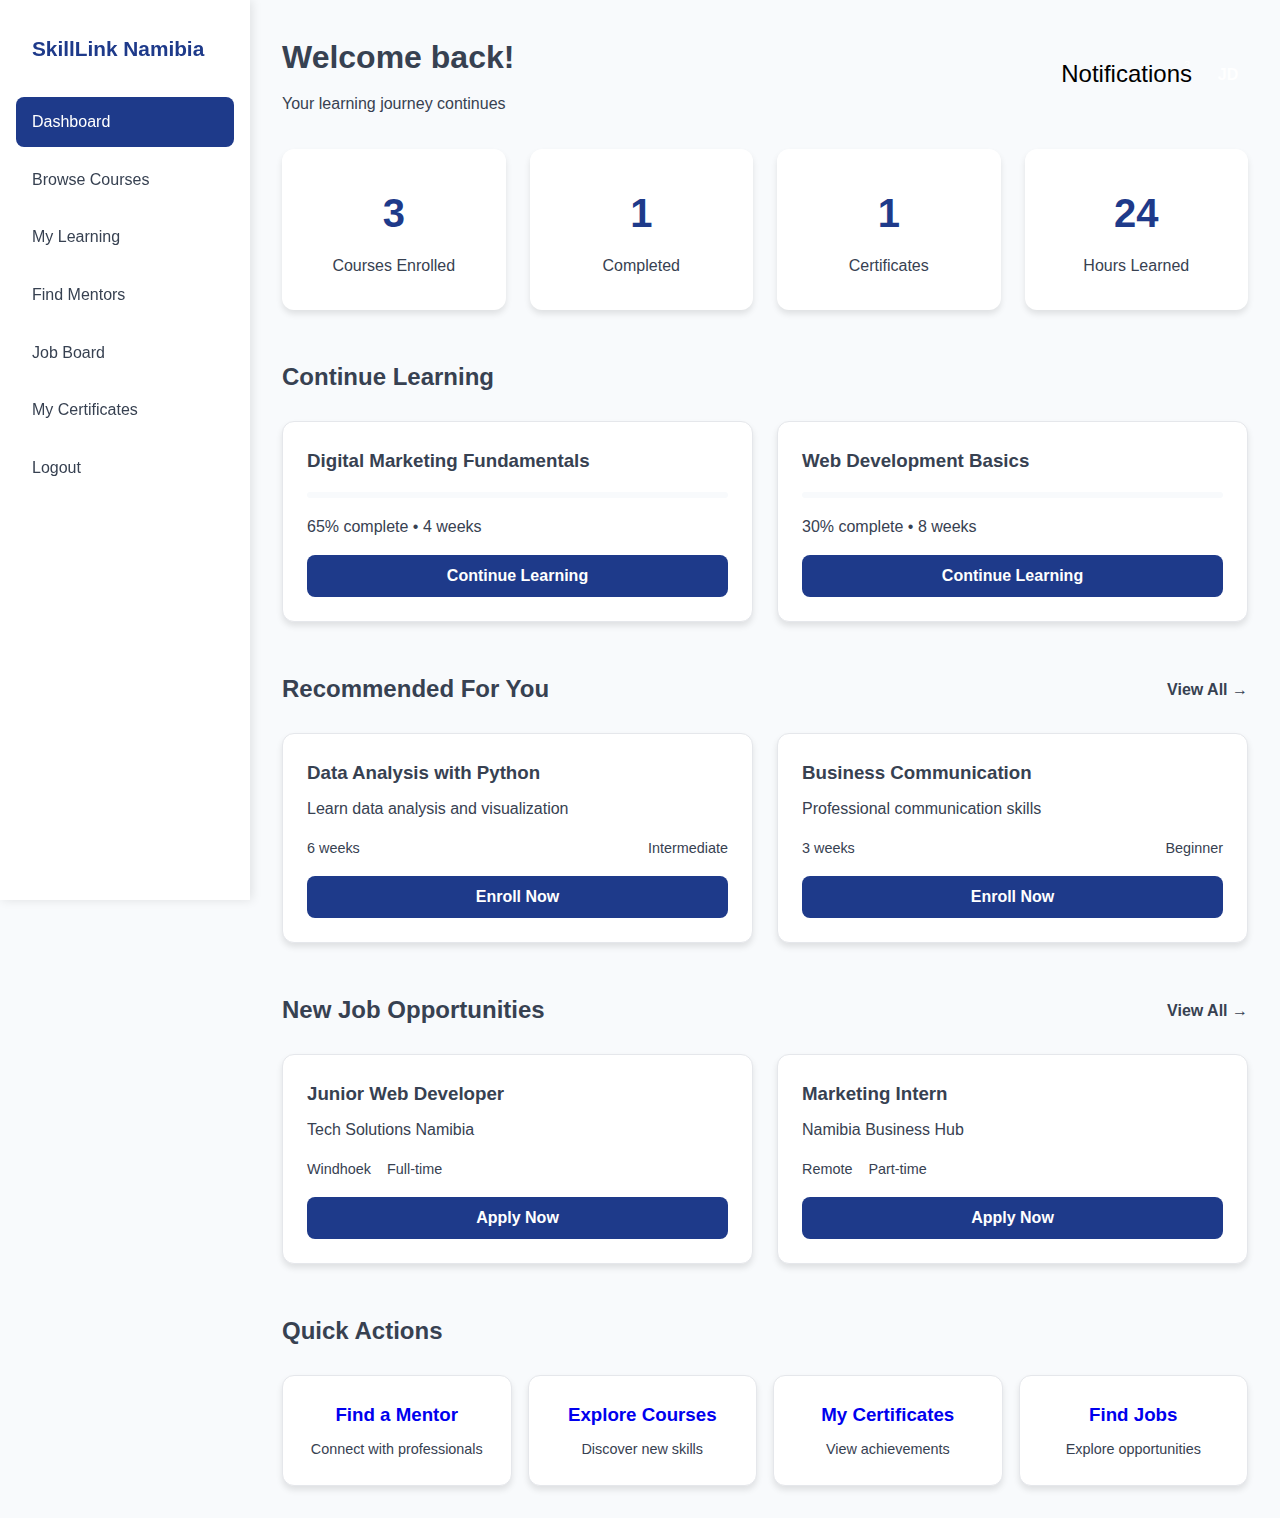
<file: dashboard.html>
<!DOCTYPE html>
<html lang="en">
<head>
    <meta charset="UTF-8">
    <meta name="viewport" content="width=device-width, initial-scale=1.0">
    <title>Dashboard - SkillLink Namibia</title>
    <link rel="stylesheet" href="style.css">
</head>
<body>
    <div class="dashboard-container">
        <!-- Sidebar Navigation -->
        <aside class="sidebar">
            <div class="sidebar-logo">
                SkillLink <span style="color: var(--secondary);">Namibia</span>
            </div>
            <ul class="sidebar-menu">
                <li><a href="dashboard.html" class="active">
                    Dashboard
                </a></li>
                <li><a href="courses.html">
                    Browse Courses
                </a></li>
                <li><a href="my-learning.html">
                    My Learning
                </a></li>
                <li><a href="mentors.html">
                    Find Mentors
                </a></li>
                <li><a href="jobs.html">
                    Job Board
                </a></li>
                <li><a href="certificates.html">
                    My Certificates
                </a></li>
                <li><a href="#" id="logout-btn">
                    Logout
                </a></li>
            </ul>
        </aside>

        <!-- Main Content -->
        <main class="main-content">
            <!-- Top Bar -->
            <div style="display: flex; justify-content: space-between; align-items: center; margin-bottom: 2rem;">
                <div>
                    <h1 id="welcome-message" style="color: var(--primary); margin: 0;">Welcome back!</h1>
                    <p style="color: var(--dark-gray); margin: 0.5rem 0 0 0;">Your learning journey continues</p>
                </div>
                <div style="display: flex; gap: 1rem; align-items: center;">
                    <button style="background: none; border: none; font-size: 1.5rem; cursor: pointer; position: relative;">
                        Notifications
                        <span style="position: absolute; top: -5px; right: -5px; background: var(--danger); color: white; border-radius: 50%; width: 20px; height: 20px; font-size: 0.7rem; display: flex; align-items: center; justify-content: center;">3</span>
                    </button>
                    <div style="width: 40px; height: 40px; background: linear-gradient(135deg, var(--primary), var(--accent)); border-radius: 50%; display: flex; align-items: center; justify-content: center; color: white; font-weight: bold; cursor: pointer;">
                        JD
                    </div>
                </div>
            </div>

            <!-- Stats Grid -->
            <div class="dashboard-grid">
                <div class="stat-widget">
                    
                    <div class="stat-info">
                        <h3 id="stat-courses">3</h3>
                        <p>Courses Enrolled</p>
                    </div>
                </div>
                <div class="stat-widget">
                    
                    <div class="stat-info">
                        <h3 id="stat-completed">1</h3>
                        <p>Completed</p>
                    </div>
                </div>
                <div class="stat-widget">
                    
                    <div class="stat-info">
                        <h3 id="stat-certificates">1</h3>
                        <p>Certificates</p>
                    </div>
                </div>
                <div class="stat-widget">
                    <div class="stat-info">
                        <h3 id="stat-hours">24</h3>
                        <p>Hours Learned</p>
                    </div>
                </div>
            </div>

            <!-- Continue Learning Section -->
            <section style="margin-bottom: 3rem;">
                <h2 style="color: var(--primary); margin-bottom: 1.5rem;">Continue Learning</h2>
                <div id="enrolled-courses" style="display: grid; grid-template-columns: repeat(auto-fit, minmax(300px, 1fr)); gap: 1.5rem;">
                    <div class="card">
                        <div class="card-body">
                            <h3 style="color: var(--primary); margin-bottom: 1rem;">Digital Marketing Fundamentals</h3>
                            <div style="background: var(--light-gray); height: 6px; border-radius: 3px; margin-bottom: 1rem;">
                                <div style="background: var(--success); height: 100%; width: 65%; border-radius: 3px;"></div>
                            </div>
                            <p style="color: var(--dark-gray); margin-bottom: 1rem;">65% complete • 4 weeks</p>
                            <button class="btn btn-primary btn-block">Continue Learning</button>
                        </div>
                    </div>
                    <div class="card">
                        <div class="card-body">
                            <h3 style="color: var(--primary); margin-bottom: 1rem;">Web Development Basics</h3>
                            <div style="background: var(--light-gray); height: 6px; border-radius: 3px; margin-bottom: 1rem;">
                                <div style="background: var(--success); height: 100%; width: 30%; border-radius: 3px;"></div>
                            </div>
                            <p style="color: var(--dark-gray); margin-bottom: 1rem;">30% complete • 8 weeks</p>
                            <button class="btn btn-primary btn-block">Continue Learning</button>
                        </div>
                    </div>
                </div>
            </section>

            <!-- Recommended Courses -->
            <section style="margin-bottom: 3rem;">
                <div style="display: flex; justify-content: space-between; align-items: center; margin-bottom: 1.5rem;">
                    <h2 style="color: var(--primary); margin: 0;">Recommended For You</h2>
                    <a href="courses.html" style="color: var(--primary); text-decoration: none; font-weight: 600;">View All →</a>
                </div>
                <div id="recommended-courses" style="display: grid; grid-template-columns: repeat(auto-fit, minmax(280px, 1fr)); gap: 1.5rem;">
                    <div class="card">
                        <div class="card-body">
                            <h3 style="color: var(--primary); margin-bottom: 0.5rem;">Data Analysis with Python</h3>
                            <p style="color: var(--dark-gray); margin-bottom: 1rem;">Learn data analysis and visualization</p>
                            <div style="display: flex; justify-content: space-between; color: var(--dark-gray); font-size: 0.9rem; margin-bottom: 1rem;">
                                <span>6 weeks</span>
                                <span>Intermediate</span>
                            </div>
                            <button class="btn btn-primary btn-block">Enroll Now</button>
                        </div>
                    </div>
                    <div class="card">
                        <div class="card-body">
                            <h3 style="color: var(--primary); margin-bottom: 0.5rem;">Business Communication</h3>
                            <p style="color: var(--dark-gray); margin-bottom: 1rem;">Professional communication skills</p>
                            <div style="display: flex; justify-content: space-between; color: var(--dark-gray); font-size: 0.9rem; margin-bottom: 1rem;">
                                <span>3 weeks</span>
                                <span>Beginner</span>
                            </div>
                            <button class="btn btn-primary btn-block">Enroll Now</button>
                        </div>
                    </div>
                </div>
            </section>

            <!-- Job Opportunities -->
            <section style="margin-bottom: 3rem;">
                <div style="display: flex; justify-content: space-between; align-items: center; margin-bottom: 1.5rem;">
                    <h2 style="color: var(--primary); margin: 0;">New Job Opportunities</h2>
                    <a href="jobs.html" style="color: var(--primary); text-decoration: none; font-weight: 600;">View All →</a>
                </div>
                <div id="job-opportunities" style="display: grid; grid-template-columns: repeat(auto-fit, minmax(300px, 1fr)); gap: 1.5rem;">
                    <div class="card">
                        <div class="card-body">
                            <h3 style="color: var(--primary); margin-bottom: 0.5rem;">Junior Web Developer</h3>
                            <p style="color: var(--dark-gray); margin-bottom: 1rem;">Tech Solutions Namibia</p>
                            <div style="display: flex; gap: 1rem; color: var(--dark-gray); font-size: 0.9rem; margin-bottom: 1rem;">
                                <span>Windhoek</span>
                                <span>Full-time</span>
                            </div>
                            <button class="btn btn-primary btn-block">Apply Now</button>
                        </div>
                    </div>
                    <div class="card">
                        <div class="card-body">
                            <h3 style="color: var(--primary); margin-bottom: 0.5rem;">Marketing Intern</h3>
                            <p style="color: var(--dark-gray); margin-bottom: 1rem;">Namibia Business Hub</p>
                            <div style="display: flex; gap: 1rem; color: var(--dark-gray); font-size: 0.9rem; margin-bottom: 1rem;">
                                <span>Remote</span>
                                <span>Part-time</span>
                            </div>
                            <button class="btn btn-primary btn-block">Apply Now</button>
                        </div>
                    </div>
                </div>
            </section>

            <!-- Quick Actions -->
            <section>
                <h2 style="color: var(--primary); margin-bottom: 1.5rem;">Quick Actions</h2>
                <div style="display: grid; grid-template-columns: repeat(auto-fit, minmax(200px, 1fr)); gap: 1rem;">
                    <a href="mentors.html" class="card" style="text-decoration: none; cursor: pointer;">
                        <div class="card-body" style="text-align: center;">
                            <h3 style="color: var(--primary); margin: 0;">Find a Mentor</h3>
                            <p style="color: var(--dark-gray); margin: 0.5rem 0 0 0; font-size: 0.9rem;">Connect with professionals</p>
                        </div>
                    </a>
                    <a href="courses.html" class="card" style="text-decoration: none; cursor: pointer;">
                        <div class="card-body" style="text-align: center;">
                            <h3 style="color: var(--primary); margin: 0;">Explore Courses</h3>
                            <p style="color: var(--dark-gray); margin: 0.5rem 0 0 0; font-size: 0.9rem;">Discover new skills</p>
                        </div>
                    </a>
                    <a href="certificates.html" class="card" style="text-decoration: none; cursor: pointer;">
                        <div class="card-body" style="text-align: center;">
                            <h3 style="color: var(--primary); margin: 0;">My Certificates</h3>
                            <p style="color: var(--dark-gray); margin: 0.5rem 0 0 0; font-size: 0.9rem;">View achievements</p>
                        </div>
                    </a>
                    <a href="jobs.html" class="card" style="text-decoration: none; cursor: pointer;">
                        <div class="card-body" style="text-align: center;">
                            <h3 style="color: var(--primary); margin: 0;">Find Jobs</h3>
                            <p style="color: var(--dark-gray); margin: 0.5rem 0 0 0; font-size: 0.9rem;">Explore opportunities</p>
                        </div>
                    </a>
                </div>
            </section>
        </main>
    </div>

    <script>
        // Simple dashboard functionality
        document.addEventListener('DOMContentLoaded', function() {
            // Simple logout functionality
            document.getElementById('logout-btn').addEventListener('click', function(e) {
                e.preventDefault();
                if (confirm('Are you sure you want to log out?')) {
                    alert('Logged out successfully');
                    window.location.href = 'index.html';
                }
            });

            // Add basic interactivity to buttons
            document.querySelectorAll('.btn-primary').forEach(button => {
                button.addEventListener('click', function() {
                    if (this.textContent.includes('Enroll') || this.textContent.includes('Apply')) {
                        alert('Action completed! This would navigate to the relevant page in a real application.');
                    } else if (this.textContent.includes('Continue')) {
                        alert('Taking you to the course content...');
                    }
                });
            });
        });
    </script>
</body>
</html>
</file>
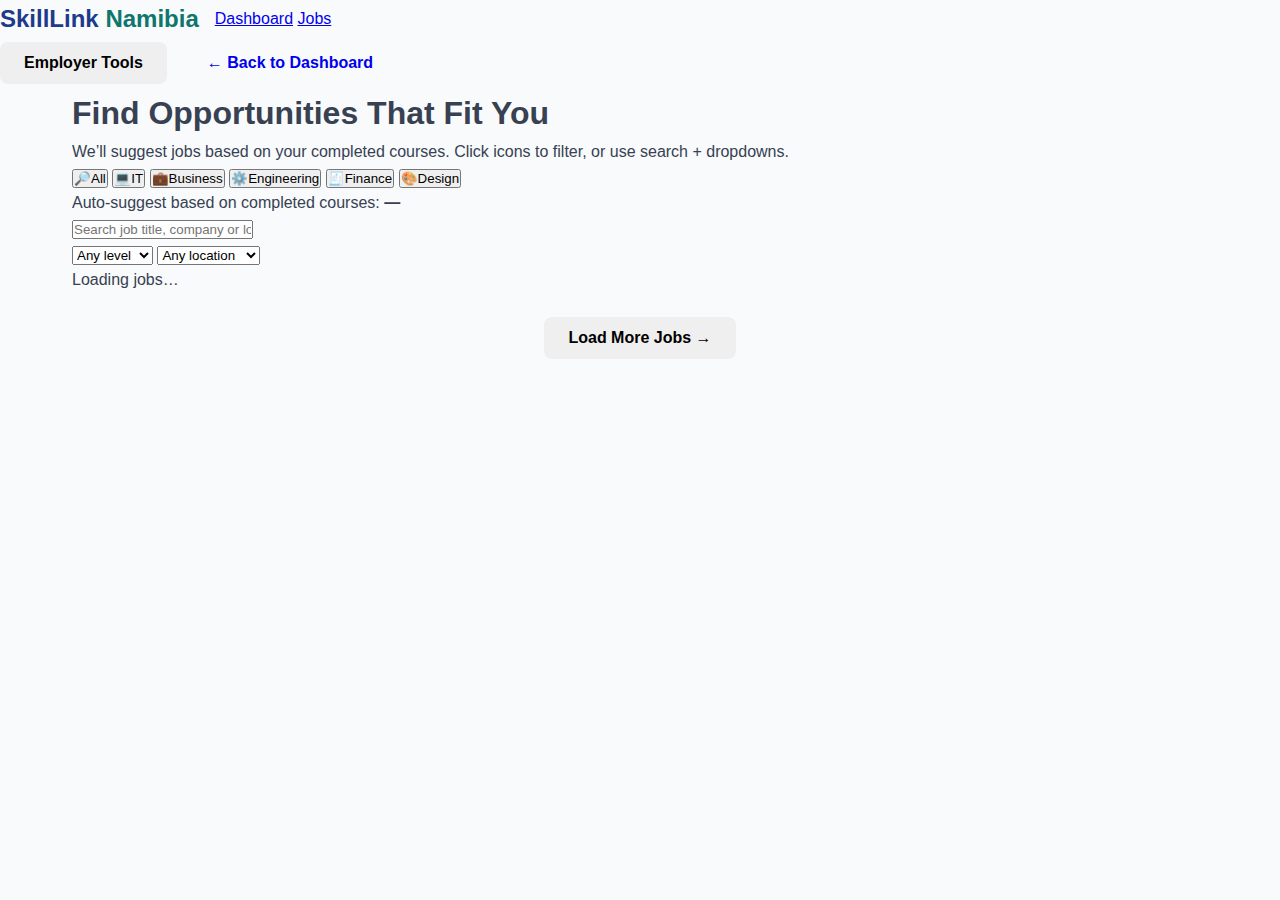
<file: job-board.html>
<!DOCTYPE html>
<html lang="en">
<head>
  <meta charset="utf-8" />
  <meta name="viewport" content="width=device-width,initial-scale=1" />
  <title>Job Board - SkillLink Namibia</title>

  <!-- main theme + job-board overrides -->
  <link rel="stylesheet" href="../css/style.css">
  <link rel="stylesheet" href="../css/job-board.css">
</head>
<body>
  <!-- Topbar -->
  <header class="topbar">
    <div class="topbar-inner">
      <div style="display:flex; align-items:center; gap:1rem;">
        <a class="logo" href="dashboard.html">SkillLink <span>Namibia</span></a>
        <nav class="top-nav">
          <a href="dashboard.html" class="nav-link">Dashboard</a>
          <a href="job-board.html" class="nav-link active">Jobs</a>
        </nav>
      </div>

      <div style="display:flex; align-items:center; gap:1rem;">
        <!-- Employer toggle - no numeric badge -->
        <button id="toggle-employer" class="btn btn-secondary">Employer Tools</button>
        <!-- Back button -->
        <a href="dashboard.html" class="btn btn-primary back-btn">← Back to Dashboard</a>
      </div>
    </div>
  </header>

  <main class="container">
    <!-- Intro -->
    <section class="intro">
      <h1>Find Opportunities That Fit You</h1>
      <p class="muted">We’ll suggest jobs based on your completed courses. Click icons to filter, or use search + dropdowns.</p>
    </section>

    <!-- Filters (icons) + suggestion -->
    <section class="filters" aria-label="Job Filters">
      <div class="icon-bar" id="icon-bar" role="toolbar" aria-label="job categories">
        <button class="icon-btn active" data-cat="All" aria-pressed="true"><span class="icon-emoji">🔎</span><span>All</span></button>
        <button class="icon-btn" data-cat="IT"><span class="icon-emoji">💻</span><span>IT</span></button>
        <button class="icon-btn" data-cat="Business"><span class="icon-emoji">💼</span><span>Business</span></button>
        <button class="icon-btn" data-cat="Engineering"><span class="icon-emoji">⚙️</span><span>Engineering</span></button>
        <button class="icon-btn" data-cat="Finance"><span class="icon-emoji">🧾</span><span>Finance</span></button>
        <button class="icon-btn" data-cat="Design"><span class="icon-emoji">🎨</span><span>Design</span></button>
      </div>
      <div class="suggestion" id="suggestion">Auto-suggest based on completed courses: <strong id="suggest-cat">—</strong></div>
    </section>

    <!-- Controls: search + level + location -->
    <section class="controls" aria-label="Search and filter controls">
      <input id="search-input" class="search-input" type="text" placeholder="Search job title, company or location..." aria-label="Search jobs">
      <div class="controls-right">
        <select id="level-filter" aria-label="Filter by level">
          <option value="Any">Any level</option>
          <option value="Internship">Internship</option>
          <option value="Junior">Junior</option>
          <option value="Mid">Mid</option>
        </select>
        <select id="location-filter" aria-label="Filter by location">
          <option value="Any">Any location</option>
          <option value="Windhoek">Windhoek</option>
          <option value="Remote">Remote</option>
          <option value="Swakopmund">Swakopmund</option>
        </select>
      </div>
    </section>

    <!-- Results info -->
    <section id="results-info" class="results-info" aria-live="polite">Loading jobs…</section>

    <!-- Jobs grid -->
    <section id="jobs-grid" class="jobs-grid" aria-live="polite"></section>

    <!-- Pagination / Load More (simple) -->
    <section style="text-align:center; margin-top:1.5rem;">
      <button id="load-more" class="btn btn-primary">Load More Jobs →</button>
    </section>
  </main>

  <!-- Employer/Admin form (toggleable) -->
  <aside id="employer-form" class="employer-form" hidden>
    <h3>Employer / Admin — Add Job</h3>
    <form id="add-job-form">
      <label>Job Title
        <input id="job-title" type="text" required>
      </label>
      <label>Company
        <input id="job-company" type="text" required>
      </label>
      <label>Category
        <select id="job-category">
          <option>IT</option><option>Business</option><option>Design</option><option>Engineering</option><option>Finance</option>
        </select>
      </label>
      <label>Location
        <input id="job-location" type="text" value="Windhoek">
      </label>
      <label>Level
        <select id="job-level">
          <option>Internship</option><option>Junior</option><option>Mid</option>
        </select>
      </label>
      <label>Description
        <textarea id="job-desc" rows="4"></textarea>
      </label>

      <div class="form-actions">
        <button type="submit" class="btn btn-primary">Add Job</button>
        <button id="close-employer" type="button" class="btn btn-secondary">Close</button>
      </div>
    </form>
  </aside>

  <!-- Toast container -->
  <div id="toast-container" class="toast-container" aria-live="assertive" aria-atomic="true"></div>

  <script src="../js/job-board.js"></script>
</body>
</html>
</file>
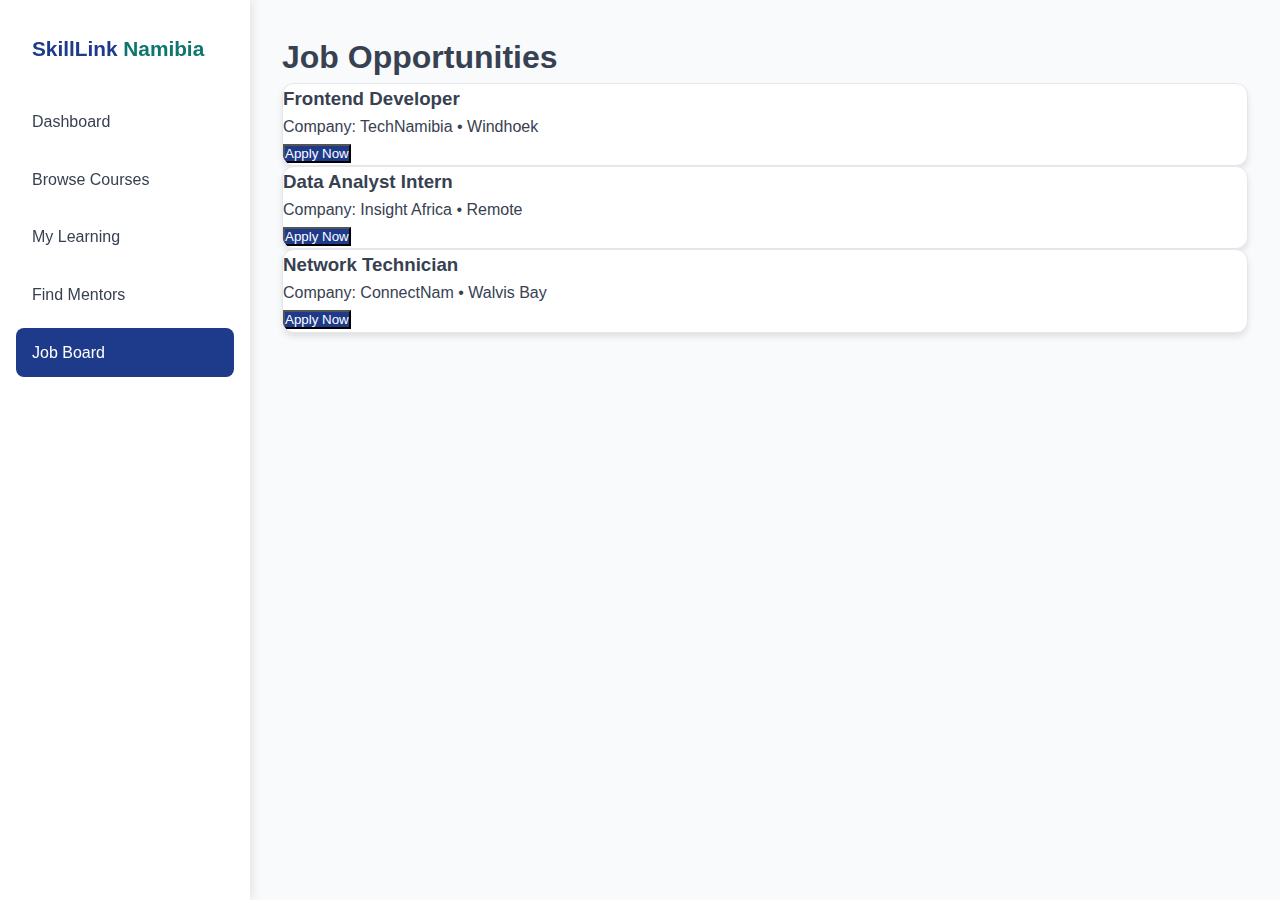
<file: jobs.html>
<!DOCTYPE html>
<html lang="en">
<head>
  <meta charset="UTF-8">
  <meta name="viewport" content="width=device-width, initial-scale=1.0">
  <title>Job Board - SkillLink Namibia</title>
  <link rel="stylesheet" href="style.css">
</head>
<body>
  <div class="dashboard-container">
    <aside class="sidebar">
      <div class="sidebar-logo">
        SkillLink <span style="color: var(--secondary-teal);">Namibia</span>
      </div>
      <ul class="sidebar-menu">
        <li><a href="dashboard.html">Dashboard</a></li>
        <li><a href="courses.html">Browse Courses</a></li>
        <li><a href="my-learning.html">My Learning</a></li>
        <li><a href="mentors.html">Find Mentors</a></li>
        <li><a href="jobs.html" class="active">Job Board</a></li>
      </ul>
    </aside>

    <main class="main-content">
      <h1>Job Opportunities</h1>
      <div class="card-grid">
        <div class="card">
          <h3>Frontend Developer</h3>
          <p>Company: TechNamibia • Windhoek</p>
          <button class="btn-primary">Apply Now</button>
        </div>
        <div class="card">
          <h3>Data Analyst Intern</h3>
          <p>Company: Insight Africa • Remote</p>
          <button class="btn-primary">Apply Now</button>
        </div>
        <div class="card">
          <h3>Network Technician</h3>
          <p>Company: ConnectNam • Walvis Bay</p>
          <button class="btn-primary">Apply Now</button>
        </div>
      </div>
    </main>
  </div>
</body>
</html>
</file>
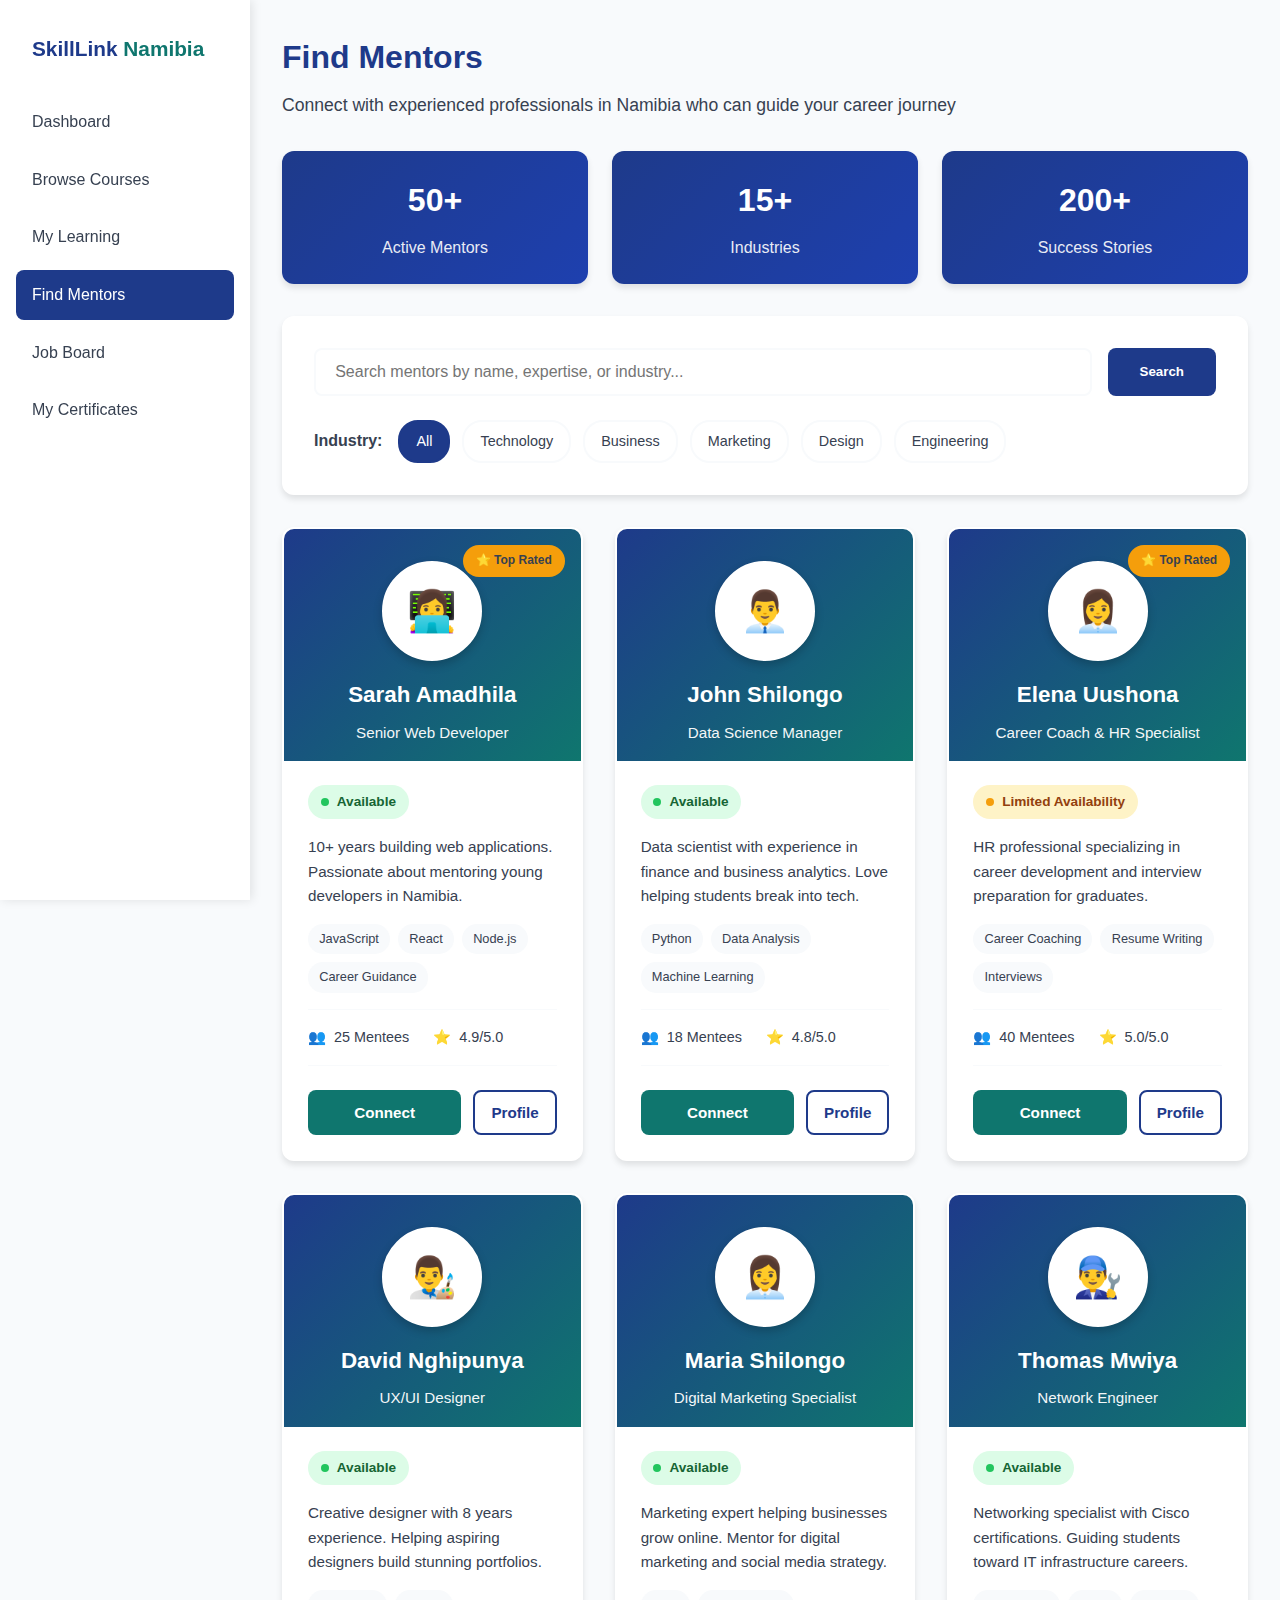
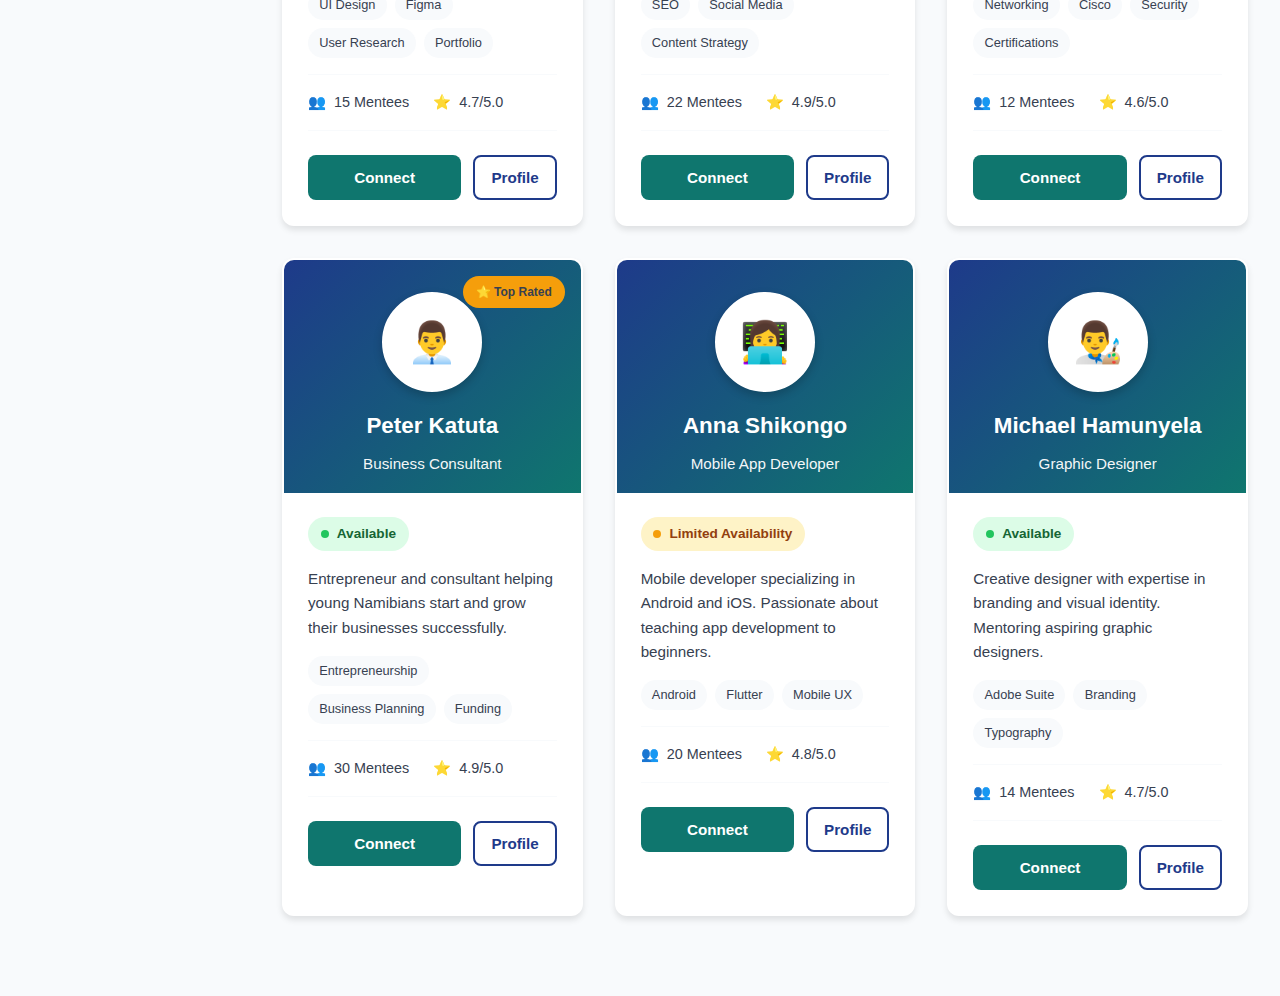
<file: mentors.html>
<!DOCTYPE html>
<html lang="en">
<head>
  <meta charset="UTF-8">
  <meta name="viewport" content="width=device-width, initial-scale=1.0">
  <title>Find Mentors - SkillLink Namibia</title>
  <link rel="stylesheet" href="style.css">
  <style>
    /* Enhanced Mentors Page Styles */
    .page-header {
      margin-bottom: 2rem;
    }

    .page-header h1 {
      color: var(--primary-blue);
      margin-bottom: 0.5rem;
    }

    .page-subtitle {
      color: var(--dark-gray);
      font-size: 1.1rem;
      margin-bottom: 2rem;
    }

    /* Search and Filter Section */
    .search-filter-section {
      background: var(--white);
      padding: 2rem;
      border-radius: 12px;
      box-shadow: 0 4px 6px rgba(0,0,0,0.1);
      margin-bottom: 2rem;
    }

    .search-bar {
      display: flex;
      gap: 1rem;
      margin-bottom: 1.5rem;
      flex-wrap: wrap;
    }

    .search-input {
      flex: 1;
      min-width: 250px;
      padding: 0.8rem 1.2rem;
      border: 2px solid var(--light-gray);
      border-radius: 8px;
      font-size: 1rem;
      transition: border-color 0.3s;
    }

    .search-input:focus {
      outline: none;
      border-color: var(--primary-blue);
    }

    .search-btn {
      padding: 0.8rem 2rem;
      background: var(--primary-blue);
      color: var(--white);
      border: none;
      border-radius: 8px;
      font-weight: 600;
      cursor: pointer;
      transition: all 0.3s;
    }

    .search-btn:hover {
      background: #1E40AF;
      transform: translateY(-2px);
    }

    /* Filter Section */
    .filter-section {
      display: flex;
      gap: 1rem;
      align-items: center;
      flex-wrap: wrap;
    }

    .filter-label {
      font-weight: 600;
      color: var(--dark-gray);
    }

    .filter-tags {
      display: flex;
      gap: 0.75rem;
      flex-wrap: wrap;
      flex: 1;
    }

    .filter-tag {
      padding: 0.5rem 1rem;
      border: 2px solid var(--light-gray);
      border-radius: 20px;
      background: var(--white);
      cursor: pointer;
      transition: all 0.3s;
      font-size: 0.9rem;
      font-weight: 500;
      color: var(--dark-gray);
    }

    .filter-tag:hover {
      border-color: var(--primary-blue);
      background: var(--light-gray);
    }

    .filter-tag.active {
      background: var(--primary-blue);
      color: var(--white);
      border-color: var(--primary-blue);
    }

    /* Stats Overview */
    .stats-overview {
      display: grid;
      grid-template-columns: repeat(auto-fit, minmax(200px, 1fr));
      gap: 1.5rem;
      margin-bottom: 2rem;
    }

    .stat-card {
      background: linear-gradient(135deg, var(--primary-blue), #1E40AF);
      color: var(--white);
      padding: 1.5rem;
      border-radius: 12px;
      text-align: center;
      box-shadow: 0 4px 6px rgba(0,0,0,0.1);
    }

    .stat-card h3 {
      font-size: 2rem;
      margin-bottom: 0.5rem;
    }

    .stat-card p {
      opacity: 0.9;
      margin: 0;
    }

    /* Mentors Grid */
    .mentors-grid {
      display: grid;
      grid-template-columns: repeat(auto-fill, minmax(300px, 1fr));
      gap: 2rem;
      margin-bottom: 3rem;
    }

    /* Mentor Card */
    .mentor-card {
      background: var(--white);
      border-radius: 12px;
      overflow: hidden;
      box-shadow: 0 4px 6px rgba(0,0,0,0.1);
      transition: all 0.3s ease;
      border: 2px solid transparent;
    }

    .mentor-card:hover {
      transform: translateY(-5px);
      box-shadow: 0 8px 20px rgba(0,0,0,0.15);
      border-color: var(--secondary-teal);
    }

    .mentor-header {
      background: linear-gradient(135deg, var(--primary-blue), var(--secondary-teal));
      padding: 2rem 1.5rem 1rem;
      text-align: center;
      position: relative;
    }

    .mentor-avatar {
      width: 100px;
      height: 100px;
      border-radius: 50%;
      background: var(--white);
      display: flex;
      align-items: center;
      justify-content: center;
      font-size: 2.5rem;
      margin: 0 auto 1rem;
      border: 4px solid var(--white);
      box-shadow: 0 4px 10px rgba(0,0,0,0.2);
    }

    .mentor-name {
      color: var(--white);
      font-size: 1.4rem;
      font-weight: 700;
      margin-bottom: 0.5rem;
    }

    .mentor-title {
      color: var(--white);
      font-size: 0.95rem;
      opacity: 0.95;
    }

    .mentor-badge {
      position: absolute;
      top: 1rem;
      right: 1rem;
      padding: 0.4rem 0.8rem;
      background: var(--accent-yellow);
      color: var(--dark-gray);
      border-radius: 20px;
      font-size: 0.75rem;
      font-weight: 700;
    }

    .mentor-content {
      padding: 1.5rem;
    }

    .mentor-bio {
      color: var(--dark-gray);
      font-size: 0.95rem;
      line-height: 1.6;
      margin-bottom: 1rem;
    }

    .mentor-expertise {
      display: flex;
      gap: 0.5rem;
      flex-wrap: wrap;
      margin-bottom: 1rem;
    }

    .expertise-tag {
      padding: 0.3rem 0.7rem;
      background: var(--light-gray);
      border-radius: 15px;
      font-size: 0.8rem;
      color: var(--dark-gray);
    }

    .mentor-stats {
      display: flex;
      gap: 1.5rem;
      margin-bottom: 1.5rem;
      padding: 1rem 0;
      border-top: 1px solid var(--light-gray);
      border-bottom: 1px solid var(--light-gray);
    }

    .stat-item {
      display: flex;
      align-items: center;
      gap: 0.5rem;
      font-size: 0.9rem;
      color: var(--dark-gray);
    }

    .mentor-actions {
      display: flex;
      gap: 0.75rem;
    }

    .btn-connect {
      flex: 1;
      padding: 0.75rem 1.5rem;
      background: var(--secondary-teal);
      color: var(--white);
      border: none;
      border-radius: 8px;
      font-weight: 600;
      cursor: pointer;
      transition: all 0.3s;
      font-size: 0.95rem;
    }

    .btn-connect:hover {
      background: var(--primary-blue);
      transform: translateY(-2px);
    }

    .btn-profile {
      padding: 0.75rem 1rem;
      background: var(--white);
      color: var(--primary-blue);
      border: 2px solid var(--primary-blue);
      border-radius: 8px;
      font-weight: 600;
      cursor: pointer;
      transition: all 0.3s;
      font-size: 0.95rem;
    }

    .btn-profile:hover {
      background: var(--light-gray);
      transform: translateY(-2px);
    }

    /* Availability Badge */
    .availability {
      display: inline-flex;
      align-items: center;
      gap: 0.5rem;
      padding: 0.4rem 0.8rem;
      background: #dcfce7;
      color: #166534;
      border-radius: 20px;
      font-size: 0.85rem;
      font-weight: 600;
      margin-bottom: 1rem;
    }

    .availability.busy {
      background: #fef3c7;
      color: #92400e;
    }

    .availability-dot {
      width: 8px;
      height: 8px;
      border-radius: 50%;
      background: #22c55e;
    }

    .availability.busy .availability-dot {
      background: #f59e0b;
    }

    /* Responsive Design */
    @media (max-width: 768px) {
      .mentors-grid {
        grid-template-columns: 1fr;
      }

      .search-bar {
        flex-direction: column;
      }

      .search-input {
        min-width: 100%;
      }

      .stats-overview {
        grid-template-columns: 1fr 1fr;
      }
    }
  </style>
</head>
<body>
  <div class="dashboard-container">
    <aside class="sidebar">
      <div class="sidebar-logo">
        SkillLink <span style="color: var(--secondary-teal);">Namibia</span>
      </div>
      <ul class="sidebar-menu">
        <li><a href="dashboard.html">Dashboard</a></li>
        <li><a href="courses.html">Browse Courses</a></li>
        <li><a href="my-learning.html">My Learning</a></li>
        <li><a href="mentors.html" class="active">Find Mentors</a></li>
        <li><a href="jobs.html">Job Board</a></li>
        <li><a href="certificates.html">My Certificates</a></li>
      </ul>
    </aside>

    <main class="main-content">
      <div class="page-header">
        <h1>Find Mentors</h1>
        <p class="page-subtitle">Connect with experienced professionals in Namibia who can guide your career journey</p>
      </div>

      <!-- Stats Overview -->
      <div class="stats-overview">
        <div class="stat-card">
          <h3>50+</h3>
          <p>Active Mentors</p>
        </div>
        <div class="stat-card">
          <h3>15+</h3>
          <p>Industries</p>
        </div>
        <div class="stat-card">
          <h3>200+</h3>
          <p>Success Stories</p>
        </div>
      </div>

      <!-- Search and Filter Section -->
      <div class="search-filter-section">
        <div class="search-bar">
          <input 
            type="text" 
            class="search-input" 
            id="mentorSearch" 
            placeholder="Search mentors by name, expertise, or industry..."
          >
          <button class="search-btn" onclick="searchMentors()">Search</button>
        </div>

        <div class="filter-section">
          <span class="filter-label">Industry:</span>
          <div class="filter-tags">
            <div class="filter-tag active" onclick="filterByIndustry('all')">All</div>
            <div class="filter-tag" onclick="filterByIndustry('technology')">Technology</div>
            <div class="filter-tag" onclick="filterByIndustry('business')">Business</div>
            <div class="filter-tag" onclick="filterByIndustry('marketing')">Marketing</div>
            <div class="filter-tag" onclick="filterByIndustry('design')">Design</div>
            <div class="filter-tag" onclick="filterByIndustry('engineering')">Engineering</div>
          </div>
        </div>
      </div>

      <!-- Mentors Grid -->
      <div class="mentors-grid" id="mentorsGrid">
        <!-- Mentor Card 1 -->
        <div class="mentor-card" data-industry="technology">
          <div class="mentor-header">
            <span class="mentor-badge">⭐ Top Rated</span>
            <div class="mentor-avatar">👩‍💻</div>
            <h3 class="mentor-name">Sarah Amadhila</h3>
            <p class="mentor-title">Senior Web Developer</p>
          </div>
          <div class="mentor-content">
            <div class="availability">
              <span class="availability-dot"></span>
              Available
            </div>
            <p class="mentor-bio">
              10+ years building web applications. Passionate about mentoring young developers in Namibia.
            </p>
            <div class="mentor-expertise">
              <span class="expertise-tag">JavaScript</span>
              <span class="expertise-tag">React</span>
              <span class="expertise-tag">Node.js</span>
              <span class="expertise-tag">Career Guidance</span>
            </div>
            <div class="mentor-stats">
              <div class="stat-item">
                <span>👥</span>
                <span>25 Mentees</span>
              </div>
              <div class="stat-item">
                <span>⭐</span>
                <span>4.9/5.0</span>
              </div>
            </div>
            <div class="mentor-actions">
              <button class="btn-connect" onclick="connectWithMentor('Sarah Amadhila')">Connect</button>
              <button class="btn-profile" onclick="viewProfile('Sarah Amadhila')">Profile</button>
            </div>
          </div>
        </div>

        <!-- Mentor Card 2 -->
        <div class="mentor-card" data-industry="business">
          <div class="mentor-header">
            <div class="mentor-avatar">👨‍💼</div>
            <h3 class="mentor-name">John Shilongo</h3>
            <p class="mentor-title">Data Science Manager</p>
          </div>
          <div class="mentor-content">
            <div class="availability">
              <span class="availability-dot"></span>
              Available
            </div>
            <p class="mentor-bio">
              Data scientist with experience in finance and business analytics. Love helping students break into tech.
            </p>
            <div class="mentor-expertise">
              <span class="expertise-tag">Python</span>
              <span class="expertise-tag">Data Analysis</span>
              <span class="expertise-tag">Machine Learning</span>
            </div>
            <div class="mentor-stats">
              <div class="stat-item">
                <span>👥</span>
                <span>18 Mentees</span>
              </div>
              <div class="stat-item">
                <span>⭐</span>
                <span>4.8/5.0</span>
              </div>
            </div>
            <div class="mentor-actions">
              <button class="btn-connect" onclick="connectWithMentor('John Shilongo')">Connect</button>
              <button class="btn-profile" onclick="viewProfile('John Shilongo')">Profile</button>
            </div>
          </div>
        </div>

        <!-- Mentor Card 3 -->
        <div class="mentor-card" data-industry="marketing">
          <div class="mentor-header">
            <span class="mentor-badge">⭐ Top Rated</span>
            <div class="mentor-avatar">👩‍💼</div>
            <h3 class="mentor-name">Elena Uushona</h3>
            <p class="mentor-title">Career Coach & HR Specialist</p>
          </div>
          <div class="mentor-content">
            <div class="availability busy">
              <span class="availability-dot"></span>
              Limited Availability
            </div>
            <p class="mentor-bio">
              HR professional specializing in career development and interview preparation for graduates.
            </p>
            <div class="mentor-expertise">
              <span class="expertise-tag">Career Coaching</span>
              <span class="expertise-tag">Resume Writing</span>
              <span class="expertise-tag">Interviews</span>
            </div>
            <div class="mentor-stats">
              <div class="stat-item">
                <span>👥</span>
                <span>40 Mentees</span>
              </div>
              <div class="stat-item">
                <span>⭐</span>
                <span>5.0/5.0</span>
              </div>
            </div>
            <div class="mentor-actions">
              <button class="btn-connect" onclick="connectWithMentor('Elena Uushona')">Connect</button>
              <button class="btn-profile" onclick="viewProfile('Elena Uushona')">Profile</button>
            </div>
          </div>
        </div>

        <!-- Mentor Card 4 -->
        <div class="mentor-card" data-industry="design">
          <div class="mentor-header">
            <div class="mentor-avatar">👨‍🎨</div>
            <h3 class="mentor-name">David Nghipunya</h3>
            <p class="mentor-title">UX/UI Designer</p>
          </div>
          <div class="mentor-content">
            <div class="availability">
              <span class="availability-dot"></span>
              Available
            </div>
            <p class="mentor-bio">
              Creative designer with 8 years experience. Helping aspiring designers build stunning portfolios.
            </p>
            <div class="mentor-expertise">
              <span class="expertise-tag">UI Design</span>
              <span class="expertise-tag">Figma</span>
              <span class="expertise-tag">User Research</span>
              <span class="expertise-tag">Portfolio</span>
            </div>
            <div class="mentor-stats">
              <div class="stat-item">
                <span>👥</span>
                <span>15 Mentees</span>
              </div>
              <div class="stat-item">
                <span>⭐</span>
                <span>4.7/5.0</span>
              </div>
            </div>
            <div class="mentor-actions">
              <button class="btn-connect" onclick="connectWithMentor('David Nghipunya')">Connect</button>
              <button class="btn-profile" onclick="viewProfile('David Nghipunya')">Profile</button>
            </div>
          </div>
        </div>

        <!-- Mentor Card 5 -->
        <div class="mentor-card" data-industry="marketing">
          <div class="mentor-header">
            <div class="mentor-avatar">👩‍💼</div>
            <h3 class="mentor-name">Maria Shilongo</h3>
            <p class="mentor-title">Digital Marketing Specialist</p>
          </div>
          <div class="mentor-content">
            <div class="availability">
              <span class="availability-dot"></span>
              Available
            </div>
            <p class="mentor-bio">
              Marketing expert helping businesses grow online. Mentor for digital marketing and social media strategy.
            </p>
            <div class="mentor-expertise">
              <span class="expertise-tag">SEO</span>
              <span class="expertise-tag">Social Media</span>
              <span class="expertise-tag">Content Strategy</span>
            </div>
            <div class="mentor-stats">
              <div class="stat-item">
                <span>👥</span>
                <span>22 Mentees</span>
              </div>
              <div class="stat-item">
                <span>⭐</span>
                <span>4.9/5.0</span>
              </div>
            </div>
            <div class="mentor-actions">
              <button class="btn-connect" onclick="connectWithMentor('Maria Shilongo')">Connect</button>
              <button class="btn-profile" onclick="viewProfile('Maria Shilongo')">Profile</button>
            </div>
          </div>
        </div>

        <!-- Mentor Card 6 -->
        <div class="mentor-card" data-industry="engineering">
          <div class="mentor-header">
            <div class="mentor-avatar">👨‍🔧</div>
            <h3 class="mentor-name">Thomas Mwiya</h3>
            <p class="mentor-title">Network Engineer</p>
          </div>
          <div class="mentor-content">
            <div class="availability">
              <span class="availability-dot"></span>
              Available
            </div>
            <p class="mentor-bio">
              Networking specialist with Cisco certifications. Guiding students toward IT infrastructure careers.
            </p>
            <div class="mentor-expertise">
              <span class="expertise-tag">Networking</span>
              <span class="expertise-tag">Cisco</span>
              <span class="expertise-tag">Security</span>
              <span class="expertise-tag">Certifications</span>
            </div>
            <div class="mentor-stats">
              <div class="stat-item">
                <span>👥</span>
                <span>12 Mentees</span>
              </div>
              <div class="stat-item">
                <span>⭐</span>
                <span>4.6/5.0</span>
              </div>
            </div>
            <div class="mentor-actions">
              <button class="btn-connect" onclick="connectWithMentor('Thomas Mwiya')">Connect</button>
              <button class="btn-profile" onclick="viewProfile('Thomas Mwiya')">Profile</button>
            </div>
          </div>
        </div>

        <!-- Mentor Card 7 -->
        <div class="mentor-card" data-industry="business">
          <div class="mentor-header">
            <span class="mentor-badge">⭐ Top Rated</span>
            <div class="mentor-avatar">👨‍💼</div>
            <h3 class="mentor-name">Peter Katuta</h3>
            <p class="mentor-title">Business Consultant</p>
          </div>
          <div class="mentor-content">
            <div class="availability">
              <span class="availability-dot"></span>
              Available
            </div>
            <p class="mentor-bio">
              Entrepreneur and consultant helping young Namibians start and grow their businesses successfully.
            </p>
            <div class="mentor-expertise">
              <span class="expertise-tag">Entrepreneurship</span>
              <span class="expertise-tag">Business Planning</span>
              <span class="expertise-tag">Funding</span>
            </div>
            <div class="mentor-stats">
              <div class="stat-item">
                <span>👥</span>
                <span>30 Mentees</span>
              </div>
              <div class="stat-item">
                <span>⭐</span>
                <span>4.9/5.0</span>
              </div>
            </div>
            <div class="mentor-actions">
              <button class="btn-connect" onclick="connectWithMentor('Peter Katuta')">Connect</button>
              <button class="btn-profile" onclick="viewProfile('Peter Katuta')">Profile</button>
            </div>
          </div>
        </div>

        <!-- Mentor Card 8 -->
        <div class="mentor-card" data-industry="technology">
          <div class="mentor-header">
            <div class="mentor-avatar">👩‍💻</div>
            <h3 class="mentor-name">Anna Shikongo</h3>
            <p class="mentor-title">Mobile App Developer</p>
          </div>
          <div class="mentor-content">
            <div class="availability busy">
              <span class="availability-dot"></span>
              Limited Availability
            </div>
            <p class="mentor-bio">
              Mobile developer specializing in Android and iOS. Passionate about teaching app development to beginners.
            </p>
            <div class="mentor-expertise">
              <span class="expertise-tag">Android</span>
              <span class="expertise-tag">Flutter</span>
              <span class="expertise-tag">Mobile UX</span>
            </div>
            <div class="mentor-stats">
              <div class="stat-item">
                <span>👥</span>
                <span>20 Mentees</span>
              </div>
              <div class="stat-item">
                <span>⭐</span>
                <span>4.8/5.0</span>
              </div>
            </div>
            <div class="mentor-actions">
              <button class="btn-connect" onclick="connectWithMentor('Anna Shikongo')">Connect</button>
              <button class="btn-profile" onclick="viewProfile('Anna Shikongo')">Profile</button>
            </div>
          </div>
        </div>

        <!-- Mentor Card 9 -->
        <div class="mentor-card" data-industry="design">
          <div class="mentor-header">
            <div class="mentor-avatar">👨‍🎨</div>
            <h3 class="mentor-name">Michael Hamunyela</h3>
            <p class="mentor-title">Graphic Designer</p>
          </div>
          <div class="mentor-content">
            <div class="availability">
              <span class="availability-dot"></span>
              Available
            </div>
            <p class="mentor-bio">
              Creative designer with expertise in branding and visual identity. Mentoring aspiring graphic designers.
            </p>
            <div class="mentor-expertise">
              <span class="expertise-tag">Adobe Suite</span>
              <span class="expertise-tag">Branding</span>
              <span class="expertise-tag">Typography</span>
            </div>
            <div class="mentor-stats">
              <div class="stat-item">
                <span>👥</span>
                <span>14 Mentees</span>
              </div>
              <div class="stat-item">
                <span>⭐</span>
                <span>4.7/5.0</span>
              </div>
            </div>
            <div class="mentor-actions">
              <button class="btn-connect" onclick="connectWithMentor('Michael Hamunyela')">Connect</button>
              <button class="btn-profile" onclick="viewProfile('Michael Hamunyela')">Profile</button>
            </div>
          </div>
        </div>
      </div>
    </main>
  </div>

  <script>
    // Search functionality
    function searchMentors() {
      const searchTerm = document.getElementById('mentorSearch').value.toLowerCase();
      const cards = document.querySelectorAll('.mentor-card');
      
      cards.forEach(card => {
        const name = card.querySelector('.mentor-name').textContent.toLowerCase();
        const title = card.querySelector('.mentor-title').textContent.toLowerCase();
        const bio = card.querySelector('.mentor-bio').textContent.toLowerCase();
        const tags = Array.from(card.querySelectorAll('.expertise-tag')).map(tag => tag.textContent.toLowerCase()).join(' ');
        
        if (name.includes(searchTerm) || title.includes(searchTerm) || bio.includes(searchTerm) || tags.includes(searchTerm)) {
          card.style.display = 'block';
        } else {
          card.style.display = 'none';
        }
      });
    }

    // Filter by industry
    function filterByIndustry(industry) {
      // Update active state
      document.querySelectorAll('.filter-tag').forEach(tag => tag.classList.remove('active'));
      event.target.classList.add('active');
      
      const cards = document.querySelectorAll('.mentor-card');
      
      cards.forEach(card => {
        const cardIndustry = card.getAttribute('data-industry');
        if (industry === 'all' || cardIndustry === industry) {
          card.style.display = 'block';
        } else {
          card.style.display = 'none';
        }
      });
    }

    // Connect with mentor
    function connectWithMentor(mentorName) {
      alert('Connection Request Sent!\n\n' + mentorName + ' will review your profile and respond within 24-48 hours.\n\n✓ Check your email for updates\n✓ Prepare questions for your first meeting\n✓ Review their expertise areas');
    }

    // View mentor profile
    function viewProfile(mentorName) {
      alert('Viewing Full Profile: ' + mentorName + '\n\nIn a full implementation, this would show:\n• Detailed bio and experience\n• Education and certifications\n• Success stories from mentees\n• Available time slots\n• Reviews and ratings');
    }
  </script>
</body>
</html>
</file>
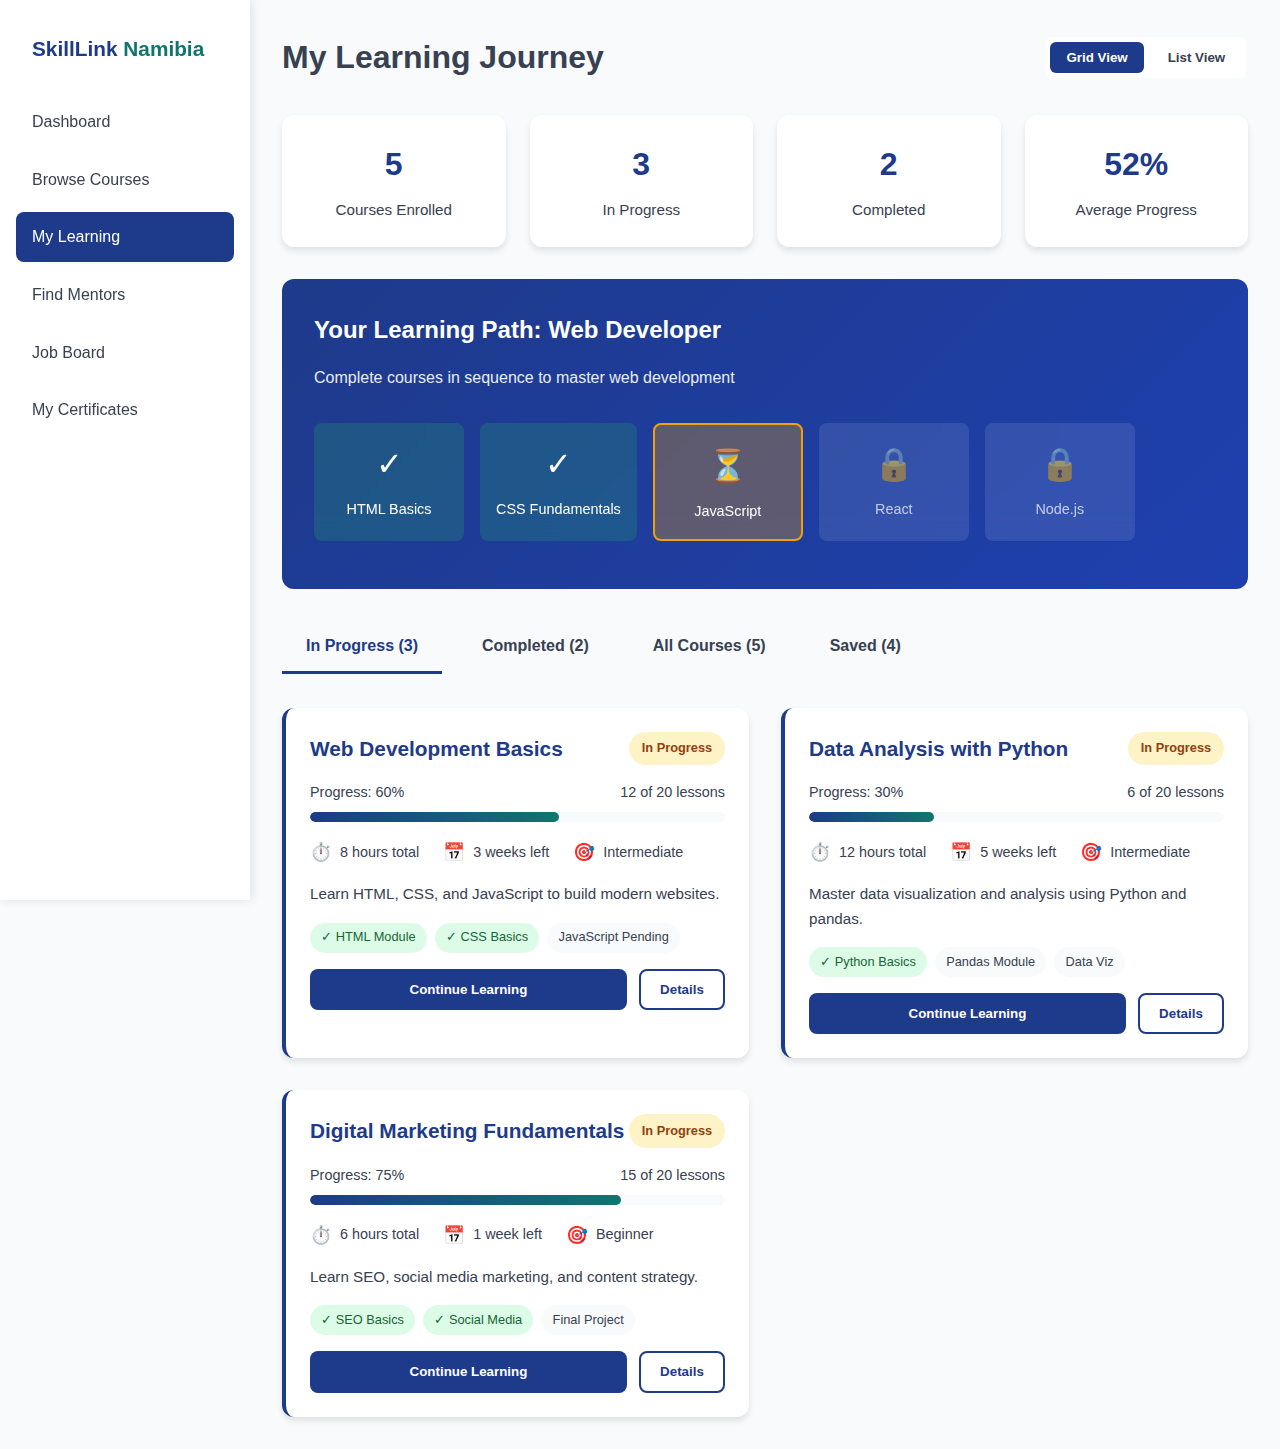
<file: my-learning.html>
<!DOCTYPE html>
<html lang="en">
<head>
  <meta charset="UTF-8">
  <meta name="viewport" content="width=device-width, initial-scale=1.0">
  <title>My Learning - SkillLink Namibia</title>
  <link rel="stylesheet" href="style.css">
  <style>
    /* Enhanced My Learning Styles */
    .page-header {
      display: flex;
      justify-content: space-between;
      align-items: center;
      margin-bottom: 2rem;
      flex-wrap: wrap;
      gap: 1rem;
    }

    .view-toggle {
      display: flex;
      gap: 0.5rem;
      background: var(--white);
      padding: 0.3rem;
      border-radius: 8px;
      border: 2px solid var(--light-gray);
    }

    .view-btn {
      padding: 0.5rem 1rem;
      border: none;
      background: transparent;
      cursor: pointer;
      border-radius: 6px;
      font-weight: 600;
      color: var(--dark-gray);
      transition: all 0.3s;
    }

    .view-btn.active {
      background: var(--primary-blue);
      color: var(--white);
    }

    /* Progress Overview */
    .progress-overview {
      display: grid;
      grid-template-columns: repeat(auto-fit, minmax(200px, 1fr));
      gap: 1.5rem;
      margin-bottom: 2rem;
    }

    .progress-stat {
      background: var(--white);
      padding: 1.5rem;
      border-radius: 12px;
      box-shadow: 0 4px 6px rgba(0,0,0,0.1);
      text-align: center;
      transition: transform 0.3s;
    }

    .progress-stat:hover {
      transform: translateY(-3px);
      box-shadow: 0 6px 12px rgba(0,0,0,0.15);
    }

    .progress-stat h3 {
      font-size: 2rem;
      color: var(--primary-blue);
      margin-bottom: 0.5rem;
    }

    .progress-stat p {
      color: var(--dark-gray);
      font-size: 0.95rem;
      margin: 0;
    }

    /* Tab Navigation */
    .tabs-navigation {
      display: flex;
      gap: 1rem;
      margin-bottom: 2rem;
      border-bottom: 2px solid var(--light-gray);
      flex-wrap: wrap;
    }

    .tab-btn {
      padding: 1rem 1.5rem;
      border: none;
      background: transparent;
      cursor: pointer;
      font-weight: 600;
      color: var(--dark-gray);
      border-bottom: 3px solid transparent;
      transition: all 0.3s;
      font-size: 1rem;
    }

    .tab-btn:hover {
      color: var(--primary-blue);
    }

    .tab-btn.active {
      color: var(--primary-blue);
      border-bottom-color: var(--primary-blue);
    }

    .tab-content {
      display: none;
    }

    .tab-content.active {
      display: block;
      animation: fadeIn 0.4s ease;
    }

    @keyframes fadeIn {
      from { opacity: 0; transform: translateY(10px); }
      to { opacity: 1; transform: translateY(0); }
    }

    /* Course Cards */
    .courses-grid {
      display: grid;
      grid-template-columns: repeat(auto-fit, minmax(320px, 1fr));
      gap: 2rem;
    }

    .learning-card {
      background: var(--white);
      border-radius: 12px;
      padding: 1.5rem;
      box-shadow: 0 4px 6px rgba(0,0,0,0.1);
      transition: all 0.3s;
      border-left: 4px solid var(--primary-blue);
    }

    .learning-card:hover {
      transform: translateY(-5px);
      box-shadow: 0 8px 15px rgba(0,0,0,0.15);
    }

    .learning-card.completed {
      border-left-color: #22c55e;
    }

    .card-header {
      display: flex;
      justify-content: space-between;
      align-items: flex-start;
      margin-bottom: 1rem;
    }

    .card-header h3 {
      color: var(--primary-blue);
      font-size: 1.3rem;
      margin: 0;
      flex: 1;
    }

    .status-badge {
      padding: 0.4rem 0.8rem;
      border-radius: 20px;
      font-size: 0.8rem;
      font-weight: 600;
      white-space: nowrap;
    }

    .status-in-progress {
      background: #fef3c7;
      color: #92400e;
    }

    .status-completed {
      background: #dcfce7;
      color: #166534;
    }

    .status-not-started {
      background: #e0e7ff;
      color: #3730a3;
    }

    /* Progress Bar */
    .progress-container {
      margin: 1rem 0;
    }

    .progress-info {
      display: flex;
      justify-content: space-between;
      margin-bottom: 0.5rem;
      font-size: 0.9rem;
      color: var(--dark-gray);
    }

    .progress-bar-outer {
      background: var(--light-gray);
      height: 10px;
      border-radius: 5px;
      overflow: hidden;
      position: relative;
    }

    .progress-bar-inner {
      height: 100%;
      background: linear-gradient(90deg, var(--primary-blue), var(--secondary-teal));
      border-radius: 5px;
      transition: width 0.5s ease;
      position: relative;
    }

    .progress-bar-inner.completed {
      background: linear-gradient(90deg, #22c55e, #16a34a);
    }

    /* Course Meta Info */
    .card-meta {
      display: flex;
      gap: 1.5rem;
      margin: 1rem 0;
      flex-wrap: wrap;
    }

    .meta-item {
      display: flex;
      align-items: center;
      gap: 0.5rem;
      color: var(--dark-gray);
      font-size: 0.9rem;
    }

    .meta-icon {
      font-size: 1.1rem;
    }

    /* Action Buttons */
    .card-actions {
      display: flex;
      gap: 0.75rem;
      margin-top: 1rem;
    }

    .btn-continue {
      flex: 1;
      background: var(--primary-blue);
      color: var(--white);
      border: none;
      padding: 0.7rem 1.2rem;
      border-radius: 8px;
      cursor: pointer;
      font-weight: 600;
      transition: all 0.3s;
    }

    .btn-continue:hover {
      background: #1E40AF;
      transform: translateY(-2px);
    }

    .btn-secondary {
      padding: 0.7rem 1.2rem;
      background: var(--white);
      color: var(--primary-blue);
      border: 2px solid var(--primary-blue);
      border-radius: 8px;
      cursor: pointer;
      font-weight: 600;
      transition: all 0.3s;
    }

    .btn-secondary:hover {
      background: var(--light-gray);
      transform: translateY(-2px);
    }

    /* Milestone Badges */
    .milestones {
      display: flex;
      gap: 0.5rem;
      margin-top: 1rem;
      flex-wrap: wrap;
    }

    .milestone-badge {
      padding: 0.3rem 0.7rem;
      background: var(--light-gray);
      border-radius: 15px;
      font-size: 0.8rem;
      color: var(--dark-gray);
    }

    .milestone-badge.achieved {
      background: #dcfce7;
      color: #166534;
    }

    /* Learning Path Section */
    .learning-path {
      background: linear-gradient(135deg, var(--primary-blue), #1E40AF);
      color: var(--white);
      padding: 2rem;
      border-radius: 12px;
      margin-bottom: 2rem;
    }

    .learning-path h2 {
      margin-bottom: 1rem;
    }

    .path-steps {
      display: flex;
      gap: 1rem;
      overflow-x: auto;
      padding: 1rem 0;
    }

    .path-step {
      min-width: 150px;
      text-align: center;
      padding: 1rem;
      background: rgba(255,255,255,0.1);
      border-radius: 8px;
      backdrop-filter: blur(10px);
    }

    .path-step.completed {
      background: rgba(34,197,94,0.2);
    }

    .path-step.current {
      background: rgba(245,158,11,0.3);
      border: 2px solid var(--accent-yellow);
    }

    /* Empty State */
    .empty-state {
      text-align: center;
      padding: 4rem 2rem;
      color: var(--dark-gray);
    }

    .empty-state h3 {
      color: var(--primary-blue);
      font-size: 1.5rem;
      margin-bottom: 1rem;
    }

    .empty-state p {
      margin-bottom: 2rem;
      font-size: 1.1rem;
    }

    /* Responsive Design */
    @media (max-width: 768px) {
      .courses-grid {
        grid-template-columns: 1fr;
      }

      .progress-overview {
        grid-template-columns: 1fr 1fr;
      }

      .tabs-navigation {
        overflow-x: auto;
      }

      .tab-btn {
        white-space: nowrap;
      }
    }
  </style>
</head>
<body>
  <div class="dashboard-container">
    <aside class="sidebar">
      <div class="sidebar-logo">
        SkillLink <span style="color: var(--secondary-teal);">Namibia</span>
      </div>
      <ul class="sidebar-menu">
        <li><a href="dashboard.html">Dashboard</a></li>
        <li><a href="courses.html">Browse Courses</a></li>
        <li><a href="my-learning.html" class="active">My Learning</a></li>
        <li><a href="mentors.html">Find Mentors</a></li>
        <li><a href="jobs.html">Job Board</a></li>
        <li><a href="certificates.html">My Certificates</a></li>
      </ul>
    </aside>

    <main class="main-content">
      <div class="page-header">
        <h1>My Learning Journey</h1>
        <div class="view-toggle">
          <button class="view-btn active" onclick="switchView('grid')">Grid View</button>
          <button class="view-btn" onclick="switchView('list')">List View</button>
        </div>
      </div>

      <!-- Progress Overview -->
      <div class="progress-overview">
        <div class="progress-stat">
          <h3>5</h3>
          <p>Courses Enrolled</p>
        </div>
        <div class="progress-stat">
          <h3>3</h3>
          <p>In Progress</p>
        </div>
        <div class="progress-stat">
          <h3>2</h3>
          <p>Completed</p>
        </div>
        <div class="progress-stat">
          <h3>52%</h3>
          <p>Average Progress</p>
        </div>
      </div>

      <!-- Learning Path -->
      <div class="learning-path">
        <h2>Your Learning Path: Web Developer</h2>
        <p style="opacity: 0.9; margin-bottom: 1rem;">Complete courses in sequence to master web development</p>
        <div class="path-steps">
          <div class="path-step completed">
            <div style="font-size: 2rem; margin-bottom: 0.5rem;">✓</div>
            <p style="margin: 0; font-size: 0.9rem;">HTML Basics</p>
          </div>
          <div class="path-step completed">
            <div style="font-size: 2rem; margin-bottom: 0.5rem;">✓</div>
            <p style="margin: 0; font-size: 0.9rem;">CSS Fundamentals</p>
          </div>
          <div class="path-step current">
            <div style="font-size: 2rem; margin-bottom: 0.5rem;">⏳</div>
            <p style="margin: 0; font-size: 0.9rem;">JavaScript</p>
          </div>
          <div class="path-step">
            <div style="font-size: 2rem; margin-bottom: 0.5rem; opacity: 0.5;">🔒</div>
            <p style="margin: 0; font-size: 0.9rem; opacity: 0.7;">React</p>
          </div>
          <div class="path-step">
            <div style="font-size: 2rem; margin-bottom: 0.5rem; opacity: 0.5;">🔒</div>
            <p style="margin: 0; font-size: 0.9rem; opacity: 0.7;">Node.js</p>
          </div>
        </div>
      </div>

      <!-- Tabs Navigation -->
      <div class="tabs-navigation">
        <button class="tab-btn active" onclick="switchTab('in-progress')">In Progress (3)</button>
        <button class="tab-btn" onclick="switchTab('completed')">Completed (2)</button>
        <button class="tab-btn" onclick="switchTab('all')">All Courses (5)</button>
        <button class="tab-btn" onclick="switchTab('saved')">Saved (4)</button>
      </div>

      <!-- Tab Content: In Progress -->
      <div class="tab-content active" id="tab-in-progress">
        <div class="courses-grid">
          <!-- Course Card 1 -->
          <div class="learning-card">
            <div class="card-header">
              <h3>Web Development Basics</h3>
              <span class="status-badge status-in-progress">In Progress</span>
            </div>
            
            <div class="progress-container">
              <div class="progress-info">
                <span>Progress: 60%</span>
                <span>12 of 20 lessons</span>
              </div>
              <div class="progress-bar-outer">
                <div class="progress-bar-inner" style="width: 60%;"></div>
              </div>
            </div>

            <div class="card-meta">
              <div class="meta-item">
                <span class="meta-icon">⏱️</span>
                <span>8 hours total</span>
              </div>
              <div class="meta-item">
                <span class="meta-icon">📅</span>
                <span>3 weeks left</span>
              </div>
              <div class="meta-item">
                <span class="meta-icon">🎯</span>
                <span>Intermediate</span>
              </div>
            </div>

            <p style="color: var(--dark-gray); margin: 0.5rem 0; font-size: 0.95rem;">
              Learn HTML, CSS, and JavaScript to build modern websites.
            </p>

            <div class="milestones">
              <span class="milestone-badge achieved">✓ HTML Module</span>
              <span class="milestone-badge achieved">✓ CSS Basics</span>
              <span class="milestone-badge">JavaScript Pending</span>
            </div>

            <div class="card-actions">
              <button class="btn-continue" onclick="continueLearning('Web Development Basics')">Continue Learning</button>
              <button class="btn-secondary" onclick="viewCourseDetails('Web Development Basics')">Details</button>
            </div>
          </div>

          <!-- Course Card 2 -->
          <div class="learning-card">
            <div class="card-header">
              <h3>Data Analysis with Python</h3>
              <span class="status-badge status-in-progress">In Progress</span>
            </div>
            
            <div class="progress-container">
              <div class="progress-info">
                <span>Progress: 30%</span>
                <span>6 of 20 lessons</span>
              </div>
              <div class="progress-bar-outer">
                <div class="progress-bar-inner" style="width: 30%;"></div>
              </div>
            </div>

            <div class="card-meta">
              <div class="meta-item">
                <span class="meta-icon">⏱️</span>
                <span>12 hours total</span>
              </div>
              <div class="meta-item">
                <span class="meta-icon">📅</span>
                <span>5 weeks left</span>
              </div>
              <div class="meta-item">
                <span class="meta-icon">🎯</span>
                <span>Intermediate</span>
              </div>
            </div>

            <p style="color: var(--dark-gray); margin: 0.5rem 0; font-size: 0.95rem;">
              Master data visualization and analysis using Python and pandas.
            </p>

            <div class="milestones">
              <span class="milestone-badge achieved">✓ Python Basics</span>
              <span class="milestone-badge">Pandas Module</span>
              <span class="milestone-badge">Data Viz</span>
            </div>

            <div class="card-actions">
              <button class="btn-continue" onclick="continueLearning('Data Analysis with Python')">Continue Learning</button>
              <button class="btn-secondary" onclick="viewCourseDetails('Data Analysis with Python')">Details</button>
            </div>
          </div>

          <!-- Course Card 3 -->
          <div class="learning-card">
            <div class="card-header">
              <h3>Digital Marketing Fundamentals</h3>
              <span class="status-badge status-in-progress">In Progress</span>
            </div>
            
            <div class="progress-container">
              <div class="progress-info">
                <span>Progress: 75%</span>
                <span>15 of 20 lessons</span>
              </div>
              <div class="progress-bar-outer">
                <div class="progress-bar-inner" style="width: 75%;"></div>
              </div>
            </div>

            <div class="card-meta">
              <div class="meta-item">
                <span class="meta-icon">⏱️</span>
                <span>6 hours total</span>
              </div>
              <div class="meta-item">
                <span class="meta-icon">📅</span>
                <span>1 week left</span>
              </div>
              <div class="meta-item">
                <span class="meta-icon">🎯</span>
                <span>Beginner</span>
              </div>
            </div>

            <p style="color: var(--dark-gray); margin: 0.5rem 0; font-size: 0.95rem;">
              Learn SEO, social media marketing, and content strategy.
            </p>

            <div class="milestones">
              <span class="milestone-badge achieved">✓ SEO Basics</span>
              <span class="milestone-badge achieved">✓ Social Media</span>
              <span class="milestone-badge">Final Project</span>
            </div>

            <div class="card-actions">
              <button class="btn-continue" onclick="continueLearning('Digital Marketing Fundamentals')">Continue Learning</button>
              <button class="btn-secondary" onclick="viewCourseDetails('Digital Marketing Fundamentals')">Details</button>
            </div>
          </div>
        </div>
      </div>

      <!-- Tab Content: Completed -->
      <div class="tab-content" id="tab-completed">
        <div class="courses-grid">
          <div class="learning-card completed">
            <div class="card-header">
              <h3>Introduction to Programming</h3>
              <span class="status-badge status-completed">✓ Completed</span>
            </div>
            
            <div class="progress-container">
              <div class="progress-info">
                <span>Progress: 100%</span>
                <span>20 of 20 lessons</span>
              </div>
              <div class="progress-bar-outer">
                <div class="progress-bar-inner completed" style="width: 100%;"></div>
              </div>
            </div>

            <div class="card-meta">
              <div class="meta-item">
                <span class="meta-icon">✓</span>
                <span>Completed: Oct 15, 2025</span>
              </div>
              <div class="meta-item">
                <span class="meta-icon">🏆</span>
                <span>Certificate Earned</span>
              </div>
              <div class="meta-item">
                <span class="meta-icon">⭐</span>
                <span>95% Score</span>
              </div>
            </div>

            <p style="color: var(--dark-gray); margin: 0.5rem 0; font-size: 0.95rem;">
              Fundamentals of programming logic and problem-solving.
            </p>

            <div class="card-actions">
              <button class="btn-continue" onclick="viewCertificate('Introduction to Programming')">View Certificate</button>
              <button class="btn-secondary" onclick="reviewCourse()">Review Course</button>
            </div>
          </div>

          <div class="learning-card completed">
            <div class="card-header">
              <h3>Business Communication Skills</h3>
              <span class="status-badge status-completed">✓ Completed</span>
            </div>
            
            <div class="progress-container">
              <div class="progress-info">
                <span>Progress: 100%</span>
                <span>15 of 15 lessons</span>
              </div>
              <div class="progress-bar-outer">
                <div class="progress-bar-inner completed" style="width: 100%;"></div>
              </div>
            </div>

            <div class="card-meta">
              <div class="meta-item">
                <span class="meta-icon">✓</span>
                <span>Completed: Sep 28, 2025</span>
              </div>
              <div class="meta-item">
                <span class="meta-icon">🏆</span>
                <span>Certificate Earned</span>
              </div>
              <div class="meta-item">
                <span class="meta-icon">⭐</span>
                <span>88% Score</span>
              </div>
            </div>

            <p style="color: var(--dark-gray); margin: 0.5rem 0; font-size: 0.95rem;">
              Professional communication and presentation skills for the workplace.
            </p>

            <div class="card-actions">
              <button class="btn-continue" onclick="viewCertificate('Business Communication Skills')">View Certificate</button>
              <button class="btn-secondary" onclick="reviewCourse()">Review Course</button>
            </div>
          </div>
        </div>
      </div>

      <!-- Tab Content: All Courses -->
      <div class="tab-content" id="tab-all">
       <div class="courses-grid">
  <!-- All 5 courses displayed -->
  <!-- Reuse same cards from In Progress & Completed -->
  <!-- In Progress -->
  <div class="learning-card">
    <div class="card-header">
      <h3>Web Development Basics</h3>
      <span class="status-badge status-in-progress">In Progress</span>
    </div>
    <div class="progress-container">
      <div class="progress-info">
        <span>Progress: 60%</span>
        <span>12 of 20 lessons</span>
      </div>
      <div class="progress-bar-outer">
        <div class="progress-bar-inner" style="width: 60%;"></div>
      </div>
    </div>
  </div>

  <div class="learning-card">
    <div class="card-header">
      <h3>Data Analysis with Python</h3>
      <span class="status-badge status-in-progress">In Progress</span>
    </div>
    <div class="progress-container">
      <div class="progress-info">
        <span>Progress: 30%</span>
        <span>6 of 20 lessons</span>
      </div>
      <div class="progress-bar-outer">
        <div class="progress-bar-inner" style="width: 30%;"></div>
      </div>
    </div>
  </div>

  <div class="learning-card">
    <div class="card-header">
      <h3>Digital Marketing Fundamentals</h3>
      <span class="status-badge status-in-progress">In Progress</span>
    </div>
    <div class="progress-container">
      <div class="progress-info">
        <span>Progress: 75%</span>
        <span>15 of 20 lessons</span>
      </div>
      <div class="progress-bar-outer">
        <div class="progress-bar-inner" style="width: 75%;"></div>
      </div>
    </div>
  </div>

  <!-- Completed -->
  <div class="learning-card completed">
    <div class="card-header">
      <h3>Introduction to Programming</h3>
      <span class="status-badge status-completed">✓ Completed</span>
    </div>
    <div class="progress-container">
      <div class="progress-info">
        <span>Progress: 100%</span>
        <span>20 of 20 lessons</span>
      </div>
      <div class="progress-bar-outer">
        <div class="progress-bar-inner completed" style="width: 100%;"></div>
      </div>
    </div>
  </div>

  <div class="learning-card completed">
    <div class="card-header">
      <h3>Business Communication Skills</h3>
      <span class="status-badge status-completed">✓ Completed</span>
    </div>
    <div class="progress-container">
      <div class="progress-info">
        <span>Progress: 100%</span>
        <span>15 of 15 lessons</span>
      </div>
      <div class="progress-bar-outer">
        <div class="progress-bar-inner completed" style="width: 100%;"></div>
      </div>
    </div>
  </div>
</div>

      </div>

      <!-- Tab Content: Saved -->
      <div class="tab-content" id="tab-saved">
      <div class="courses-grid">
  <div class="learning-card">
    <div class="card-header">
      <h3>Web Development Basics</h3>
      <span class="status-badge status-not-started">Saved</span>
    </div>
  </div>

  <div class="learning-card">
    <div class="card-header">
      <h3>Data Analysis with Python</h3>
      <span class="status-badge status-not-started">Saved</span>
    </div>
  </div>

  <div class="learning-card">
    <div class="card-header">
      <h3>Digital Marketing Fundamentals</h3>
      <span class="status-badge status-not-started">Saved</span>
    </div>
  </div>

  <div class="learning-card">
    <div class="card-header">
      <h3>Business Communication Skills</h3>
      <span class="status-badge status-not-started">Saved</span>
    </div>
  </div>
</div>

      </div>
    </main>
  </div>

  <script>
    // Tab switching
    function switchTab(tabName) {
      // Remove active class from all tabs and content
      document.querySelectorAll('.tab-btn').forEach(btn => btn.classList.remove('active'));
      document.querySelectorAll('.tab-content').forEach(content => content.classList.remove('active'));
      
      // Add active class to clicked tab and corresponding content
      event.target.classList.add('active');
      document.getElementById('tab-' + tabName).classList.add('active');
    }

    // View toggle
    function switchView(view) {
      document.querySelectorAll('.view-btn').forEach(btn => btn.classList.remove('active'));
      event.target.classList.add('active');
      
      const grid = document.querySelectorAll('.courses-grid');
      if (view === 'list') {
        grid.forEach(g => g.style.gridTemplateColumns = '1fr');
      } else {
        grid.forEach(g => g.style.gridTemplateColumns = 'repeat(auto-fit, minmax(320px, 1fr))');
      }
    }

    // Continue learning
    function continueLearning(courseName) {
      alert('Continuing: ' + courseName + '\n\nIn a full implementation:\n• Takes you to the next lesson\n• Resumes from where you left off\n• Tracks your progress automatically');
    }

    // View course details
    function viewCourseDetails(courseName) {
      alert('Course Details: ' + courseName + '\n\nWould show:\n• Full course syllabus\n• Instructor information\n• Student reviews\n• Learning outcomes\n• Time commitments');
    }

    // View certificate
    function viewCertificate(courseName) {
      alert('Opening certificate for: ' + courseName + '\n\nThis would redirect to your certificates page with the specific certificate displayed.');
      window.location.href = 'certificates.html';
    }

    // Review course
    function reviewCourse() {
      alert('Review Course\n\nFeatures:\n• Revisit all lessons\n• Access course materials\n• Download resources\n• Share feedback');
    }
  </script>
</body>
</html>
</file>
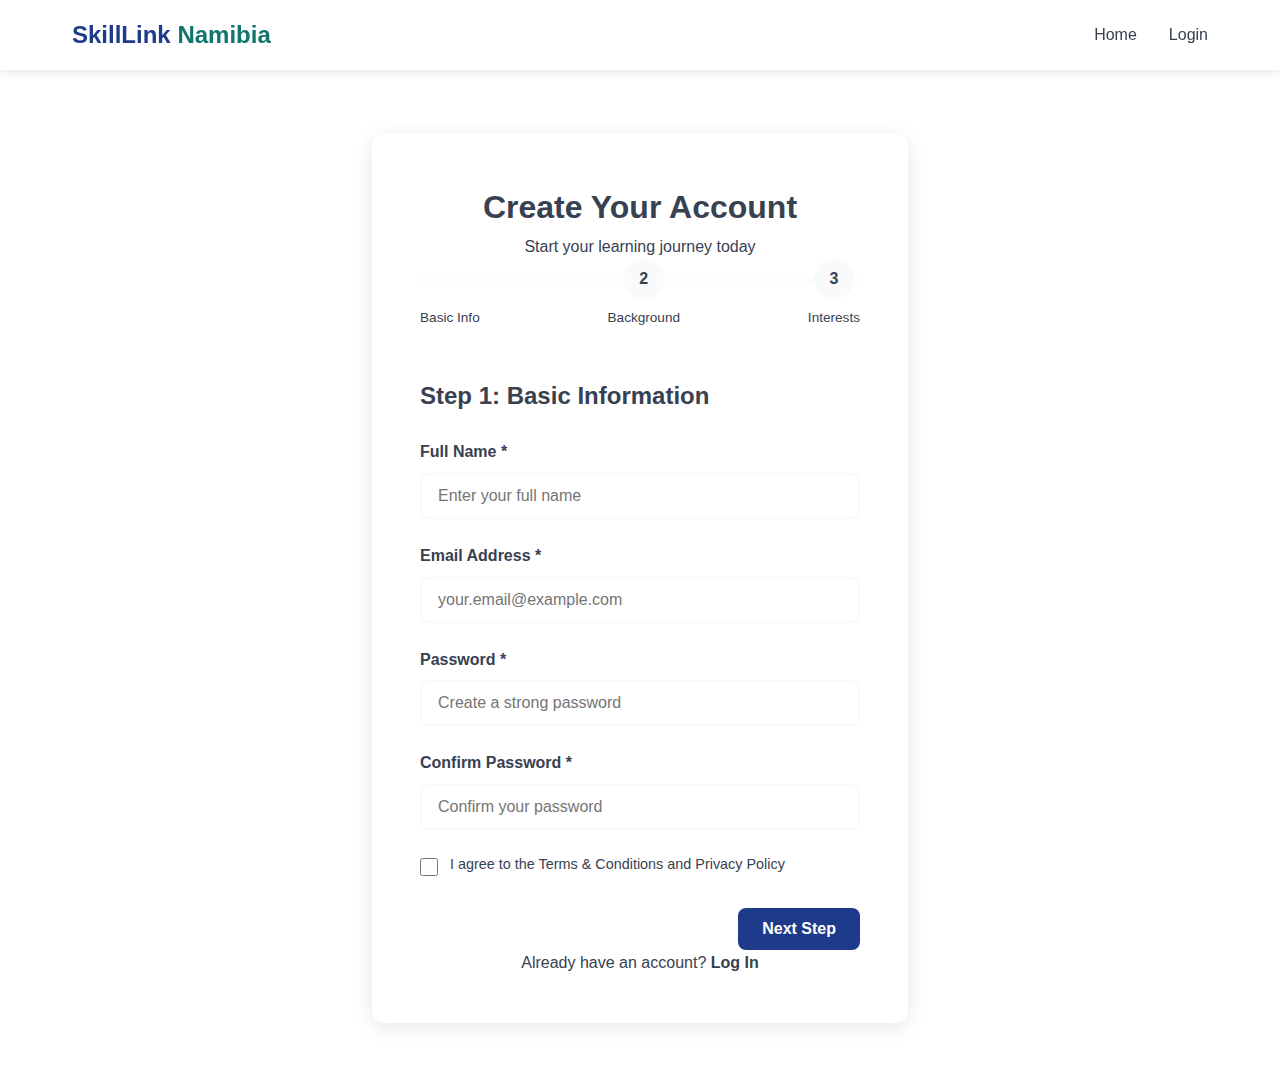
<file: register.html>
<!DOCTYPE html>
<html lang="en">
<head>
    <meta charset="UTF-8">
    <meta name="viewport" content="width=device-width, initial-scale=1.0">
    <title>Register - SkillLink Namibia</title>
    <link rel="stylesheet" href="style.css">
    <style>
        .register-container {
            max-width: 600px;
            margin: 4rem auto;
            padding: 0 2rem;
        }
        
        .register-card {
            background: white;
            padding: 3rem;
            border-radius: 12px;
            box-shadow: 0 4px 20px rgba(0,0,0,0.1);
        }
        
        .progress-steps {
            display: flex;
            justify-content: space-between;
            margin-bottom: 3rem;
            position: relative;
        }
        
        .progress-steps::before {
            content: '';
            position: absolute;
            top: 20px;
            left: 0;
            right: 0;
            height: 2px;
            background: var(--light-gray);
            z-index: 0;
        }
        
        .step {
            display: flex;
            flex-direction: column;
            align-items: center;
            position: relative;
            z-index: 1;
        }
        
        .step-number {
            width: 40px;
            height: 40px;
            border-radius: 50%;
            background: var(--light-gray);
            display: flex;
            align-items: center;
            justify-content: center;
            font-weight: bold;
            margin-bottom: 0.5rem;
            transition: all 0.3s;
        }
        
        .step.active .step-number {
            background: var(--primary);
            color: white;
        }
        
        .step.completed .step-number {
            background: var(--success);
            color: white;
        }
        
        .step-label {
            font-size: 0.85rem;
            color: var(--dark-gray);
            text-align: center;
        }
        
        .form-step {
            display: none;
        }
        
        .form-step.active {
            display: block;
            animation: fadeIn 0.3s ease;
        }
        
        .form-navigation {
            display: flex;
            justify-content: space-between;
            margin-top: 2rem;
        }
        
        .radio-group {
            display: flex;
            flex-direction: column;
            gap: 1rem;
        }
        
        .radio-option {
            display: flex;
            align-items: center;
            padding: 1rem;
            border: 2px solid var(--light-gray);
            border-radius: 8px;
            cursor: pointer;
            transition: all 0.3s;
        }
        
        .radio-option:hover {
            border-color: var(--primary);
            background: var(--light-gray);
        }
        
        .radio-option input[type="radio"] {
            margin-right: 1rem;
            width: 20px;
            height: 20px;
            cursor: pointer;
        }
        
        .checkbox-group {
            display: grid;
            grid-template-columns: repeat(auto-fit, minmax(200px, 1fr));
            gap: 0.75rem;
        }
        
        .checkbox-option {
            display: flex;
            align-items: center;
            padding: 0.75rem;
            border: 2px solid var(--light-gray);
            border-radius: 8px;
            cursor: pointer;
            transition: all 0.3s;
        }
        
        .checkbox-option:hover {
            border-color: var(--primary);
            background: var(--light-gray);
        }
        
        .checkbox-option input[type="checkbox"] {
            margin-right: 0.5rem;
            width: 18px;
            height: 18px;
            cursor: pointer;
        }
    </style>
</head>
<body>
    <!-- Navigation -->
    <nav class="navbar">
        <div class="nav-container">
            <a href="index.html" class="logo">
                SkillLink <span>Namibia</span>
            </a>
            <div class="nav-links">
                <a href="index.html">Home</a>
                <a href="login.html">Login</a>
            </div>
        </div>
    </nav>

    <div class="register-container">
        <div class="register-card">
            <h1 class="text-center mb-2" style="color: var(--primary);">Create Your Account</h1>
            <p class="text-center mb-3" style="color: var(--dark-gray);">Start your learning journey today</p>

            <!-- Progress Steps -->
            <div class="progress-steps">
                <div class="step active" id="step-indicator-1">
                    <div class="step-number">1</div>
                    <span class="step-label">Basic Info</span>
                </div>
                <div class="step" id="step-indicator-2">
                    <div class="step-number">2</div>
                    <span class="step-label">Background</span>
                </div>
                <div class="step" id="step-indicator-3">
                    <div class="step-number">3</div>
                    <span class="step-label">Interests</span>
                </div>
            </div>

            <!-- Registration Form -->
            <form id="register-form">
                <!-- Step 1: Basic Information -->
                <div class="form-step active" id="step-1">
                    <h2 style="color: var(--primary); margin-bottom: 1.5rem;">Step 1: Basic Information</h2>
                    
                    <div class="form-group">
                        <label class="form-label" for="name">Full Name *</label>
                        <input type="text" id="name" class="form-input" placeholder="Enter your full name" required>
                    </div>

                    <div class="form-group">
                        <label class="form-label" for="email">Email Address *</label>
                        <input type="email" id="email" class="form-input" placeholder="your.email@example.com" required>
                    </div>

                    <div class="form-group">
                        <label class="form-label" for="password">Password *</label>
                        <input type="password" id="password" class="form-input" placeholder="Create a strong password" required>
                    </div>

                    <div class="form-group">
                        <label class="form-label" for="confirm-password">Confirm Password *</label>
                        <input type="password" id="confirm-password" class="form-input" placeholder="Confirm your password" required>
                    </div>

                    <div class="form-checkbox">
                        <input type="checkbox" id="terms" required>
                        <label for="terms">I agree to the Terms & Conditions and Privacy Policy</label>
                    </div>

                    <div class="form-navigation">
                        <div></div>
                        <button type="button" class="btn btn-primary" onclick="nextStep(2)">Next Step</button>
                    </div>
                </div>

                <!-- Step 2: Educational Background -->
                <div class="form-step" id="step-2">
                    <h2 style="color: var(--primary); margin-bottom: 1.5rem;">Step 2: Your Background</h2>

                    <div class="form-group">
                        <label class="form-label" for="institution">Institution *</label>
                        <select id="institution" class="form-select" required>
                            <option value="">Select your institution</option>
                            <option value="NUST">NUST - Namibia University of Science and Technology</option>
                            <option value="UNAM">UNAM - University of Namibia</option>
                            <option value="IUM">IUM - International University of Management</option>
                            <option value="Other">Other</option>
                        </select>
                    </div>

                    <div class="form-group">
                        <label class="form-label" for="field">Field of Study *</label>
                        <input type="text" id="field" class="form-input" placeholder="e.g., Computer Science, Business, Engineering" required>
                    </div>

                    <div class="form-group">
                        <label class="form-label" for="year">Graduation Year *</label>
                        <select id="year" class="form-select" required>
                            <option value="">Select year</option>
                            <option value="2025">2025</option>
                            <option value="2024">2024</option>
                            <option value="2023">2023</option>
                            <option value="2022">2022</option>
                            <option value="2021">2021</option>
                            <option value="2020">2020 or earlier</option>
                        </select>
                    </div>

                    <div class="form-group">
                        <label class="form-label">Current Employment Status *</label>
                        <div class="radio-group">
                            <label class="radio-option">
                                <input type="radio" name="status" value="unemployed" required>
                                <div>
                                    <strong>Unemployed</strong><br>
                                    <small>Currently looking for employment</small>
                                </div>
                            </label>
                            <label class="radio-option">
                                <input type="radio" name="status" value="part-time">
                                <div>
                                    <strong>Part-time Employed</strong><br>
                                    <small>Working part-time, seeking full-time</small>
                                </div>
                            </label>
                            <label class="radio-option">
                                <input type="radio" name="status" value="freelancing">
                                <div>
                                    <strong>Freelancing</strong><br>
                                    <small>Self-employed or freelance work</small>
                                </div>
                            </label>
                        </div>
                    </div>

                    <div class="form-navigation">
                        <button type="button" class="btn btn-secondary" onclick="previousStep(1)">Back</button>
                        <button type="button" class="btn btn-primary" onclick="nextStep(3)">Next Step</button>
                    </div>
                </div>

                <!-- Step 3: Skills & Interests -->
                <div class="form-step" id="step-3">
                    <h2 style="color: var(--primary); margin-bottom: 1.5rem;">Step 3: Your Interests</h2>

                    <div class="form-group">
                        <label class="form-label">What skills do you want to learn? (Select all that apply)</label>
                        <div class="checkbox-group">
                            <label class="checkbox-option">
                                <input type="checkbox" name="skills" value="Data Analytics">
                                Data Analytics
                            </label>
                            <label class="checkbox-option">
                                <input type="checkbox" name="skills" value="Digital Marketing">
                                Digital Marketing
                            </label>
                            <label class="checkbox-option">
                                <input type="checkbox" name="skills" value="Web Development">
                                Web Development
                            </label>
                            <label class="checkbox-option">
                                <input type="checkbox" name="skills" value="Graphic Design">
                                Graphic Design
                            </label>
                            <label class="checkbox-option">
                                <input type="checkbox" name="skills" value="Business Management">
                                Business Management
                            </label>
                            <label class="checkbox-option">
                                <input type="checkbox" name="skills" value="Communication Skills">
                                Communication Skills
                            </label>
                            <label class="checkbox-option">
                                <input type="checkbox" name="skills" value="Project Management">
                                Project Management
                            </label>
                            <label class="checkbox-option">
                                <input type="checkbox" name="skills" value="Entrepreneurship">
                                Entrepreneurship
                            </label>
                        </div>
                    </div>

                    <div class="form-group">
                        <label class="form-label" for="goals">Career Goals (Optional)</label>
                        <textarea id="goals" class="form-textarea" placeholder="Tell us about your career aspirations and what you hope to achieve..."></textarea>
                    </div>

                    <div class="form-navigation">
                        <button type="button" class="btn btn-secondary" onclick="previousStep(2)">Back</button>
                       <button type="button" class="btn btn-primary" onclick="completeRegistration()">Complete Setup</button>
                    </div>
                </div>
            </form>

            <p class="text-center mt-2" style="color: var(--dark-gray);">
                Already have an account? <a href="login.html" style="color: var(--primary); text-decoration: none; font-weight: bold;">Log In</a>
            </p>
        </div>
    </div>

   <script>
let currentStep = 1;

function nextStep(step) {
    // Validate current step before moving forward
    if (!validateStep(currentStep)) {
        return; // Stop if validation fails
    }

    // Update UI
    document.getElementById('step-' + currentStep).classList.remove('active');
    document.getElementById('step-indicator-' + currentStep).classList.add('completed');
    document.getElementById('step-indicator-' + currentStep).classList.remove('active');

    currentStep = step;

    document.getElementById('step-' + currentStep).classList.add('active');
    document.getElementById('step-indicator-' + currentStep).classList.add('active');

    window.scrollTo({ top: 0, behavior: 'smooth' });
}

function previousStep(step) {
    document.getElementById('step-' + currentStep).classList.remove('active');
    document.getElementById('step-indicator-' + currentStep).classList.remove('active');

    currentStep = step;

    document.getElementById('step-' + currentStep).classList.add('active');
    document.getElementById('step-indicator-' + currentStep).classList.add('active');
    document.getElementById('step-indicator-' + currentStep).classList.remove('completed');

    window.scrollTo({ top: 0, behavior: 'smooth' });
}

function validateStep(step) {
    if (step === 1) {
        return validateStep1();
    } else if (step === 2) {
        return validateStep2();
    } else if (step === 3) {
        return validateStep3();
    }
    return true;
}

function validateStep1() {
    // Get field values
    const name = document.getElementById('name').value.trim();
    const email = document.getElementById('email').value.trim();
    const password = document.getElementById('password').value;
    const confirmPassword = document.getElementById('confirm-password').value;
    const termsAccepted = document.getElementById('terms').checked;

    // Check if name is empty
    if (name === '') {
        alert('Please enter your full name.');
        document.getElementById('name').focus();
        return false;
    }

    // Check if name is at least 2 characters
    if (name.length < 2) {
        alert('Name must be at least 2 characters long.');
        document.getElementById('name').focus();
        return false;
    }

    // Check if email is empty
    if (email === '') {
        alert('Please enter your email address.');
        document.getElementById('email').focus();
        return false;
    }

    // Check if email is valid format
    const emailRegex = /^[^\s@]+@[^\s@]+\.[^\s@]+$/;
    if (!emailRegex.test(email)) {
        alert('Please enter a valid email address (e.g., name@example.com).');
        document.getElementById('email').focus();
        return false;
    }

    // Check if password is empty
    if (password === '') {
        alert('Please create a password.');
        document.getElementById('password').focus();
        return false;
    }

    // Check password strength (minimum 6 characters)
    if (password.length < 6) {
        alert('Password must be at least 6 characters long.');
        document.getElementById('password').focus();
        return false;
    }

    // Check if confirm password is empty
    if (confirmPassword === '') {
        alert('Please confirm your password.');
        document.getElementById('confirm-password').focus();
        return false;
    }

    // Check if passwords match
    if (password !== confirmPassword) {
        alert('Passwords do not match! Please make sure both passwords are the same.');
        document.getElementById('confirm-password').focus();
        document.getElementById('confirm-password').value = '';
        return false;
    }

    // Check if terms are accepted
    if (!termsAccepted) {
        alert('You must agree to the Terms & Conditions to continue.');
        document.getElementById('terms').focus();
        return false;
    }

    return true;
}

function validateStep2() {
    // Get field values
    const institution = document.getElementById('institution').value;
    const field = document.getElementById('field').value.trim();
    const year = document.getElementById('year').value;
    const statusChecked = document.querySelector('input[name="status"]:checked');

    // Check if institution is selected
    if (institution === '') {
        alert('Please select your institution.');
        document.getElementById('institution').focus();
        return false;
    }

    // Check if field of study is empty
    if (field === '') {
        alert('Please enter your field of study.');
        document.getElementById('field').focus();
        return false;
    }

    // Check if field is at least 2 characters
    if (field.length < 2) {
        alert('Field of study must be at least 2 characters long.');
        document.getElementById('field').focus();
        return false;
    }

    // Check if graduation year is selected
    if (year === '') {
        alert('Please select your graduation year.');
        document.getElementById('year').focus();
        return false;
    }

    // Check if employment status is selected
    if (!statusChecked) {
        alert('Please select your current employment status.');
        return false;
    }

    return true;
}

function validateStep3() {
    // Check if at least one skill is selected
    const selectedSkills = document.querySelectorAll('input[name="skills"]:checked');
    
    if (selectedSkills.length === 0) {
        alert('Please select at least one skill you want to learn.');
        return false;
    }

    return true;
}

function completeRegistration() {
    // Validate step 3
    if (!validateStep3()) {
        return;
    }

    // Collect all form data
    const userData = {
        name: document.getElementById('name').value.trim(),
        email: document.getElementById('email').value.trim(),
        institution: document.getElementById('institution').value,
        field: document.getElementById('field').value.trim(),
        graduationYear: document.getElementById('year').value,
        status: document.querySelector('input[name="status"]:checked').value,
        interests: Array.from(document.querySelectorAll('input[name="skills"]:checked')).map(cb => cb.value),
        goals: document.getElementById('goals').value.trim()
    };

    // Store user data (mock - in real app would send to server)
    sessionStorage.setItem('user', JSON.stringify(userData));
    sessionStorage.setItem('isLoggedIn', 'true');

    // Show success message
    alert('Registration Successful!\n\nWelcome to SkillLink Namibia, ' + userData.name + '!');
    
    // Redirect to dashboard
    window.location.href = 'dashboard.html';
}

// Add real-time password match indicator (optional but nice)
document.addEventListener('DOMContentLoaded', function() {
    const password = document.getElementById('password');
    const confirmPassword = document.getElementById('confirm-password');

    if (confirmPassword) {
        confirmPassword.addEventListener('input', function() {
            if (confirmPassword.value === '') {
                confirmPassword.style.borderColor = '#F3F4F6';
            } else if (password.value === confirmPassword.value) {
                confirmPassword.style.borderColor = '#10B981'; // Green
            } else {
                confirmPassword.style.borderColor = '#EF4444'; // Red
            }
        });
    }
});
</script>
</body>
</html>

</body>
</html>
</file>
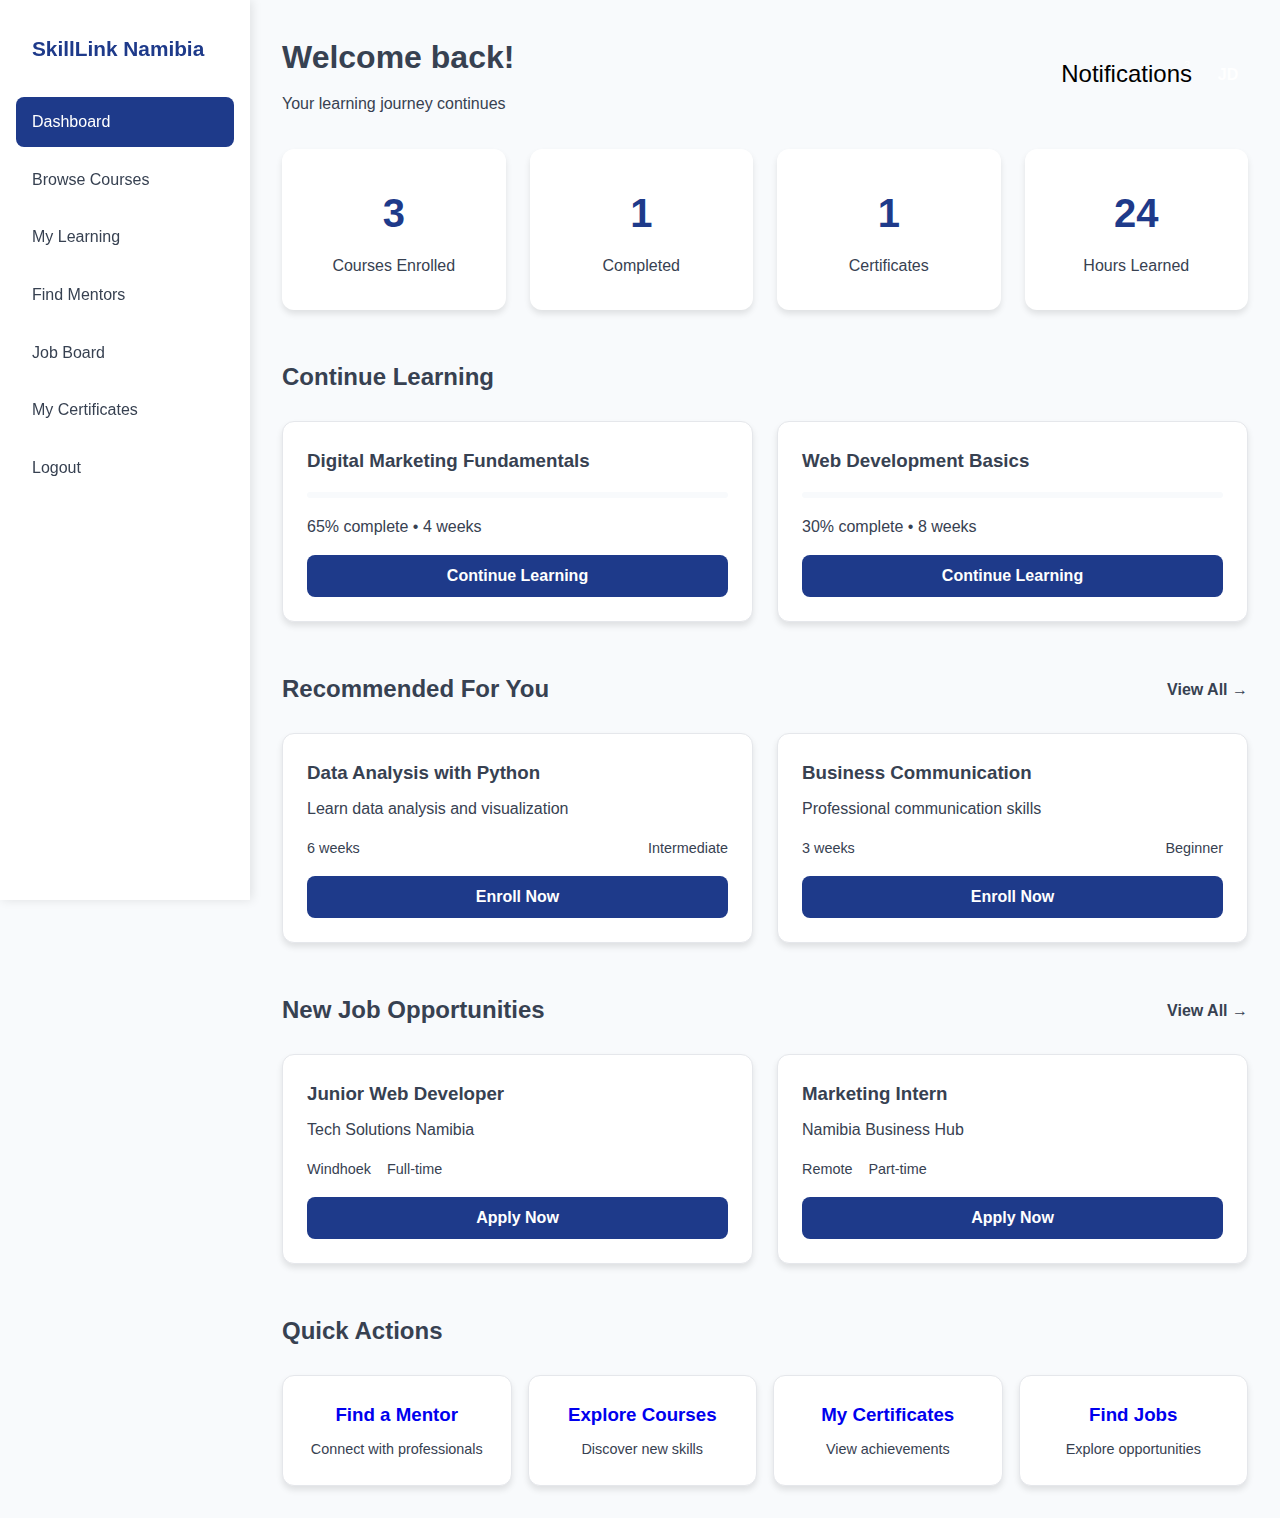
<file: html/dashboard.html>
<!DOCTYPE html>
<html lang="en">
<head>
    <meta charset="UTF-8">
    <meta name="viewport" content="width=device-width, initial-scale=1.0">
    <title>Dashboard - SkillLink Namibia</title>
    <link rel="stylesheet" href="../css/style.css">
</head>
<body>
    <div class="dashboard-container">
        <!-- Sidebar Navigation -->
        <aside class="sidebar">
            <div class="sidebar-logo">
                SkillLink <span style="color: var(--secondary);">Namibia</span>
            </div>
            <ul class="sidebar-menu">
                <li><a href="dashboard.html" class="active">
                    Dashboard
                </a></li>
                <li><a href="courses.html">
                    Browse Courses
                </a></li>
                <li><a href="my-learning.html">
                    My Learning
                </a></li>
                <li><a href="mentors.html">
                    Find Mentors
                </a></li>
                <li><a href="../html/job-board.html">
                    Job Board
                </a></li>
                <li><a href="certificates.html">
                    My Certificates
                </a></li>
                <li><a href="#" id="logout-btn">
                    Logout
                </a></li>
            </ul>
        </aside>

        <!-- Main Content -->
        <main class="main-content">
            <!-- Top Bar -->
            <div style="display: flex; justify-content: space-between; align-items: center; margin-bottom: 2rem;">
                <div>
                    <h1 id="welcome-message" style="color: var(--primary); margin: 0;">Welcome back!</h1>
                    <p style="color: var(--dark-gray); margin: 0.5rem 0 0 0;">Your learning journey continues</p>
                </div>
                <div style="display: flex; gap: 1rem; align-items: center;">
                    <button style="background: none; border: none; font-size: 1.5rem; cursor: pointer; position: relative;">
                        Notifications
                        <span style="position: absolute; top: -5px; right: -5px; background: var(--danger); color: white; border-radius: 50%; width: 20px; height: 20px; font-size: 0.7rem; display: flex; align-items: center; justify-content: center;">3</span>
                    </button>
                    <div style="width: 40px; height: 40px; background: linear-gradient(135deg, var(--primary), var(--accent)); border-radius: 50%; display: flex; align-items: center; justify-content: center; color: white; font-weight: bold; cursor: pointer;">
                        JD
                    </div>
                </div>
            </div>

            <!-- Stats Grid -->
            <div class="dashboard-grid">
                <div class="stat-widget">
                    
                    <div class="stat-info">
                        <h3 id="stat-courses">3</h3>
                        <p>Courses Enrolled</p>
                    </div>
                </div>
                <div class="stat-widget">
                    
                    <div class="stat-info">
                        <h3 id="stat-completed">1</h3>
                        <p>Completed</p>
                    </div>
                </div>
                <div class="stat-widget">
                    
                    <div class="stat-info">
                        <h3 id="stat-certificates">1</h3>
                        <p>Certificates</p>
                    </div>
                </div>
                <div class="stat-widget">
                    <div class="stat-info">
                        <h3 id="stat-hours">24</h3>
                        <p>Hours Learned</p>
                    </div>
                </div>
            </div>

            <!-- Continue Learning Section -->
            <section style="margin-bottom: 3rem;">
                <h2 style="color: var(--primary); margin-bottom: 1.5rem;">Continue Learning</h2>
                <div id="enrolled-courses" style="display: grid; grid-template-columns: repeat(auto-fit, minmax(300px, 1fr)); gap: 1.5rem;">
                    <div class="card">
                        <div class="card-body">
                            <h3 style="color: var(--primary); margin-bottom: 1rem;">Digital Marketing Fundamentals</h3>
                            <div style="background: var(--light-gray); height: 6px; border-radius: 3px; margin-bottom: 1rem;">
                                <div style="background: var(--success); height: 100%; width: 65%; border-radius: 3px;"></div>
                            </div>
                            <p style="color: var(--dark-gray); margin-bottom: 1rem;">65% complete • 4 weeks</p>
                            <button class="btn btn-primary btn-block">Continue Learning</button>
                        </div>
                    </div>
                    <div class="card">
                        <div class="card-body">
                            <h3 style="color: var(--primary); margin-bottom: 1rem;">Web Development Basics</h3>
                            <div style="background: var(--light-gray); height: 6px; border-radius: 3px; margin-bottom: 1rem;">
                                <div style="background: var(--success); height: 100%; width: 30%; border-radius: 3px;"></div>
                            </div>
                            <p style="color: var(--dark-gray); margin-bottom: 1rem;">30% complete • 8 weeks</p>
                            <button class="btn btn-primary btn-block">Continue Learning</button>
                        </div>
                    </div>
                </div>
            </section>

            <!-- Recommended Courses -->
            <section style="margin-bottom: 3rem;">
                <div style="display: flex; justify-content: space-between; align-items: center; margin-bottom: 1.5rem;">
                    <h2 style="color: var(--primary); margin: 0;">Recommended For You</h2>
                    <a href="courses.html" style="color: var(--primary); text-decoration: none; font-weight: 600;">View All →</a>
                </div>
                <div id="recommended-courses" style="display: grid; grid-template-columns: repeat(auto-fit, minmax(280px, 1fr)); gap: 1.5rem;">
                    <div class="card">
                        <div class="card-body">
                            <h3 style="color: var(--primary); margin-bottom: 0.5rem;">Data Analysis with Python</h3>
                            <p style="color: var(--dark-gray); margin-bottom: 1rem;">Learn data analysis and visualization</p>
                            <div style="display: flex; justify-content: space-between; color: var(--dark-gray); font-size: 0.9rem; margin-bottom: 1rem;">
                                <span>6 weeks</span>
                                <span>Intermediate</span>
                            </div>
                            <button class="btn btn-primary btn-block">Enroll Now</button>
                        </div>
                    </div>
                    <div class="card">
                        <div class="card-body">
                            <h3 style="color: var(--primary); margin-bottom: 0.5rem;">Business Communication</h3>
                            <p style="color: var(--dark-gray); margin-bottom: 1rem;">Professional communication skills</p>
                            <div style="display: flex; justify-content: space-between; color: var(--dark-gray); font-size: 0.9rem; margin-bottom: 1rem;">
                                <span>3 weeks</span>
                                <span>Beginner</span>
                            </div>
                            <button class="btn btn-primary btn-block">Enroll Now</button>
                        </div>
                    </div>
                </div>
            </section>

            <!-- Job Opportunities -->
            <section style="margin-bottom: 3rem;">
                <div style="display: flex; justify-content: space-between; align-items: center; margin-bottom: 1.5rem;">
                    <h2 style="color: var(--primary); margin: 0;">New Job Opportunities</h2>
                    <a href="jobs.html" style="color: var(--primary); text-decoration: none; font-weight: 600;">View All →</a>
                </div>
                <div id="job-opportunities" style="display: grid; grid-template-columns: repeat(auto-fit, minmax(300px, 1fr)); gap: 1.5rem;">
                    <div class="card">
                        <div class="card-body">
                            <h3 style="color: var(--primary); margin-bottom: 0.5rem;">Junior Web Developer</h3>
                            <p style="color: var(--dark-gray); margin-bottom: 1rem;">Tech Solutions Namibia</p>
                            <div style="display: flex; gap: 1rem; color: var(--dark-gray); font-size: 0.9rem; margin-bottom: 1rem;">
                                <span>Windhoek</span>
                                <span>Full-time</span>
                            </div>
                            <button class="btn btn-primary btn-block">Apply Now</button>
                        </div>
                    </div>
                    <div class="card">
                        <div class="card-body">
                            <h3 style="color: var(--primary); margin-bottom: 0.5rem;">Marketing Intern</h3>
                            <p style="color: var(--dark-gray); margin-bottom: 1rem;">Namibia Business Hub</p>
                            <div style="display: flex; gap: 1rem; color: var(--dark-gray); font-size: 0.9rem; margin-bottom: 1rem;">
                                <span>Remote</span>
                                <span>Part-time</span>
                            </div>
                            <button class="btn btn-primary btn-block">Apply Now</button>
                        </div>
                    </div>
                </div>
            </section>

            <!-- Quick Actions -->
            <section>
                <h2 style="color: var(--primary); margin-bottom: 1.5rem;">Quick Actions</h2>
                <div style="display: grid; grid-template-columns: repeat(auto-fit, minmax(200px, 1fr)); gap: 1rem;">
                    <a href="mentors.html" class="card" style="text-decoration: none; cursor: pointer;">
                        <div class="card-body" style="text-align: center;">
                            <h3 style="color: var(--primary); margin: 0;">Find a Mentor</h3>
                            <p style="color: var(--dark-gray); margin: 0.5rem 0 0 0; font-size: 0.9rem;">Connect with professionals</p>
                        </div>
                    </a>
                    <a href="courses.html" class="card" style="text-decoration: none; cursor: pointer;">
                        <div class="card-body" style="text-align: center;">
                            <h3 style="color: var(--primary); margin: 0;">Explore Courses</h3>
                            <p style="color: var(--dark-gray); margin: 0.5rem 0 0 0; font-size: 0.9rem;">Discover new skills</p>
                        </div>
                    </a>
                    <a href="certificates.html" class="card" style="text-decoration: none; cursor: pointer;">
                        <div class="card-body" style="text-align: center;">
                            <h3 style="color: var(--primary); margin: 0;">My Certificates</h3>
                            <p style="color: var(--dark-gray); margin: 0.5rem 0 0 0; font-size: 0.9rem;">View achievements</p>
                        </div>
                    </a>
                    <a href="jobs.html" class="card" style="text-decoration: none; cursor: pointer;">
                        <div class="card-body" style="text-align: center;">
                            <h3 style="color: var(--primary); margin: 0;">Find Jobs</h3>
                            <p style="color: var(--dark-gray); margin: 0.5rem 0 0 0; font-size: 0.9rem;">Explore opportunities</p>
                        </div>
                    </a>
                </div>
            </section>
        </main>
    </div>

    <script>
        // Simple dashboard functionality
        document.addEventListener('DOMContentLoaded', function() {
            // Simple logout functionality
            document.getElementById('logout-btn').addEventListener('click', function(e) {
                e.preventDefault();
                if (confirm('Are you sure you want to log out?')) {
                    alert('Logged out successfully');
                    window.location.href = 'index.html';
                }
            });

            // Add basic interactivity to buttons
            document.querySelectorAll('.btn-primary').forEach(button => {
                button.addEventListener('click', function() {
                    if (this.textContent.includes('Enroll') || this.textContent.includes('Apply')) {
                        alert('Action completed! This would navigate to the relevant page in a real application.');
                    } else if (this.textContent.includes('Continue')) {
                        alert('Taking you to the course content...');
                    }
                });
            });
        });
    </script>
</body>
</html>
</file>
<file: css/job-board.css>
:root {
  --primary-blue: #1E3A8A;
  --secondary-teal: #0F766E;
  --accent-yellow: #F59E0B;
  --light-gray: #F8FAFC;
  --dark-gray: #374151;
  --white: #FFFFFF;
  --success: #22c55e;
  --info: #3b82f6;
  --warning: #fbbf24;
  --danger: #ef4444;

  --level-beginner-bg: #dcfce7;
  --level-beginner-text: #166534;
  --level-intermediate-bg: #fef9c3;
  --level-intermediate-text: #92400e;
  --level-advanced-bg: #fee2e2;
  --level-advanced-text: #991b1b;
}

/* --- General Page Layout --- */
body {
  font-family: "Segoe UI", sans-serif;
  background: var(--light-gray);
  color: var(--dark-gray);
  margin: 0;
}

.dashboard-container {
  display: flex;
  min-height: 100vh;
}

/* --- Sidebar --- */
.sidebar {
  width: 250px;
  background: var(--white);
  padding: 2rem 1rem;
  position: fixed;
  height: 100%;
  box-shadow: 2px 0 10px rgba(0, 0, 0, 0.1);
}

.sidebar-logo {
  font-weight: bold;
  font-size: 1.3rem;
  color: var(--primary-blue);
  margin-bottom: 2rem;
  padding-left: 1rem;
}

.sidebar-menu {
  list-style: none;
  padding: 0;
}

.sidebar-menu li {
  margin-bottom: 0.6rem;
}

.sidebar-menu a {
  display: block;
  padding: 0.8rem 1rem;
  color: var(--dark-gray);
  text-decoration: none;
  border-radius: 8px;
  font-weight: 500;
  transition: all 0.3s;
}

.sidebar-menu a.active {
  background: var(--primary-blue);
  color: var(--white);
  font-weight: 600;
}

.sidebar-menu a:hover {
  background: rgba(30, 58, 138, 0.1);
  color: var(--primary-blue);
}

/* --- Main Content --- */
.main-content {
  flex: 1;
  margin-left: 250px;
  padding: 3rem 4rem;
}

.top-bar h1 {
  color: var(--primary-blue);
  margin-bottom: 2rem;
  font-size: 1.8rem;
  letter-spacing: -0.5px;
}

/* --- Filter Section --- */
.filter-section {
  margin-bottom: 2.5rem;
}

.filter-section h2 {
  color: var(--primary-blue);
  margin-bottom: 1.2rem;
  font-size: 1.2rem;
}

.filter-icons {
  display: flex;
  flex-wrap: wrap;
  gap: 1rem;
  margin-bottom: 2rem;
}

.filter-icon {
  background: var(--white);
  padding: 0.9rem 1.2rem;
  border-radius: 12px;
  box-shadow: 0 3px 8px rgba(0, 0, 0, 0.08);
  cursor: pointer;
  font-weight: 500;
  transition: all 0.3s;
}

.filter-icon:hover,
.filter-icon.active {
  background: var(--primary-blue);
  color: var(--white);
  transform: translateY(-3px);
}

.search-bar {
  display: flex;
  gap: 1rem;
}

.search-bar input {
  flex: 1;
  padding: 0.9rem;
  border: 1px solid #d1d5db;
  border-radius: 12px;
  font-size: 1rem;
}

.search-bar button {
  background: var(--primary-blue);
  color: var(--white);
  border: none;
  border-radius: 12px;
  padding: 0.9rem 1.5rem;
  cursor: pointer;
  font-weight: 600;
  transition: 0.3s;
}

.search-bar button:hover {
  background: #2b50c7;
}

/* --- Job Cards --- */
.job-container {
  display: grid;
  grid-template-columns: repeat(auto-fit, minmax(340px, 1fr));
  gap: 2.2rem;
}

.job-card {
  background: var(--white);
  border-radius: 16px;
  padding: 2rem;
  box-shadow: 0 8px 18px rgba(0, 0, 0, 0.06);
  transition: all 0.3s ease;
  position: relative;
  overflow: hidden;
}

.job-card:hover {
  transform: translateY(-8px);
  box-shadow: 0 12px 28px rgba(0, 0, 0, 0.1);
}

.job-card h3 {
  color: var(--primary-blue);
  font-size: 1.2rem;
  margin-bottom: 0.4rem;
  display: flex;
  align-items: center;
  justify-content: space-between;
}

/* Level Badges - softer and subtle */
.level-badge {
  padding: 0.3rem 0.6rem;
  border-radius: 6px;
  font-size: 0.8rem;
  font-weight: 600;
  opacity: 0.9;
}

.level-beginner {
  background: var(--level-beginner-bg);
  color: var(--level-beginner-text);
}

.level-intermediate {
  background: var(--level-intermediate-bg);
  color: var(--level-intermediate-text);
}

.level-advanced {
  background: var(--level-advanced-bg);
  color: var(--level-advanced-text);
}

/* Text layout */
.job-card p {
  margin: 0.4rem 0;
  line-height: 1.6;
  color: #475569;
}

.job-card strong {
  color: var(--dark-gray);
  font-weight: 600;
}

/* Apply Button */
.job-card button {
  background: var(--primary-blue);
  color: var(--white);
  border: none;
  border-radius: 10px;
  padding: 0.8rem 1.4rem;
  margin-top: 1.3rem;
  cursor: pointer;
  font-weight: 600;
  transition: all 0.3s ease;
}

.job-card button:hover {
  background: #2b50c7;
  transform: scale(1.02);
}

.job-card button.applied {
  background: #e2e8f0;
  color: #475569;
  cursor: not-allowed;
  border: 1px solid #cbd5e1;
  transform: none;
}

/* --- Modal --- */
.modal-overlay {
  display: none;
  position: fixed;
  top: 0;
  left: 0;
  width: 100%;
  height: 100%;
  background: rgba(0, 0, 0, 0.45);
  justify-content: center;
  align-items: center;
  z-index: 1000;
}

.modal {
  background: var(--white);
  padding: 2.5rem;
  border-radius: 14px;
  max-width: 520px;
  width: 90%;
  box-shadow: 0 4px 25px rgba(0, 0, 0, 0.25);
  position: relative;
  animation: fadeIn 0.25s ease;
}

.modal h2 {
  color: var(--primary-blue);
  margin-bottom: 1rem;
  font-size: 1.4rem;
}

.modal p {
  margin: 0.6rem 0;
  line-height: 1.6;
}

#applyBtn {
  background: var(--accent-yellow);
  color: var(--dark-gray);
  border: none;
  border-radius: 10px;
  padding: 0.8rem 1.5rem;
  margin-top: 1.5rem;
  cursor: pointer;
  font-weight: 600;
  transition: 0.3s;
}

#applyBtn:hover {
  background: #e58e08;
}

.close-btn {
  position: absolute;
  top: 1rem;
  right: 1.5rem;
  font-size: 1.5rem;
  cursor: pointer;
  color: var(--dark-gray);
}

/* --- Toast Notifications --- */
.toast-container {
  position: fixed;
  top: 1rem;
  right: 1rem;
  z-index: 1000;
}

.toast {
  padding: 1rem 1.5rem;
  border-radius: 8px;
  color: var(--white);
  margin-top: 0.6rem;
  animation: fadeIn 0.3s ease;
  font-weight: 500;
  letter-spacing: 0.2px;
}

.toast-success { background: var(--success); }
.toast-info { background: var(--info); }
.toast-warning { background: var(--warning); }
.toast-danger { background: var(--danger); }

/* --- Animation --- */
@keyframes fadeIn {
  from { opacity: 0; transform: translateY(-10px); }
  to { opacity: 1; transform: translateY(0); }
}
</file>
<file: style.css>
/* Reset and Base Styles */
* {
    margin: 0;
    padding: 0;
    box-sizing: border-box;
}

:root {
    --primary-blue: #1E3A8A;
    --secondary-teal: #0F766E;
    --accent-yellow: #F59E0B;
    --light-gray: #F8FAFC;
    --dark-gray: #374151;
    --white: #FFFFFF;
}

body {
    font-family: 'Segoe UI', Tahoma, Geneva, Verdana, sans-serif;
    line-height: 1.6;
    color: var(--dark-gray);
    background: var(--white);
}

/* Navigation - WHITE */
.navbar {
    background: var(--white);
    box-shadow: 0 2px 10px rgba(0,0,0,0.1);
    position: sticky;
    top: 0;
    z-index: 1000;
}

.nav-container {
    max-width: 1200px;
    margin: 0 auto;
    display: flex;
    justify-content: space-between;
    align-items: center;
    padding: 1rem 2rem;
}

.logo {
    font-size: 1.5rem;
    font-weight: bold;
    color: var(--primary-blue);
    text-decoration: none;
}

.logo span {
    color: var(--secondary-teal);
}

.nav-links {
    display: flex;
    gap: 2rem;
    align-items: center;
}

.nav-links a {
    color: var(--dark-gray);
    text-decoration: none;
    font-weight: 500;
    transition: color 0.3s;
}

.nav-links a:hover {
    color: var(--primary-blue);
}

/* Hero Section - BLUE */
.hero {
    background: linear-gradient(135deg, var(--primary-blue) 0%, #1E40AF 100%);
    color: var(--white);
    padding: 8rem 2rem 6rem;
    text-align: center;
}

.hero h1 {
    font-size: 3.5rem;
    margin-bottom: 1.5rem;
    font-weight: 700;
}

.hero p {
    font-size: 1.3rem;
    margin-bottom: 3rem;
    opacity: 0.95;
    max-width: 600px;
    margin-left: auto;
    margin-right: auto;
}

.hero-stats {
    display: flex;
    justify-content: center;
    gap: 4rem;
    margin: 3rem 0;
    flex-wrap: wrap;
}

.stat {
    text-align: center;
}

.stat-number {
    display: block;
    font-size: 3rem;
    font-weight: bold;
    color: var(--accent-yellow);
    margin-bottom: 0.5rem;
}

.stat-label {
    display: block;
    font-size: 1rem;
    opacity: 0.9;
}

.cta-buttons {
    display: flex;
    gap: 1.5rem;
    justify-content: center;
    margin-top: 2rem;
    flex-wrap: wrap;
}

/* Content Sections - WHITE */
.features {
    background: var(--white);
    padding: 6rem 2rem;
}

.features h2 {
    text-align: center;
    font-size: 2.5rem;
    margin-bottom: 3rem;
    color: var(--primary-blue);
}

.features-grid {
    display: grid;
    grid-template-columns: repeat(auto-fit, minmax(300px, 1fr));
    gap: 2rem;
    max-width: 1200px;
    margin: 0 auto;
}

.feature-card {
    background: var(--white);
    padding: 3rem 2rem;
    border-radius: 12px;
    box-shadow: 0 4px 20px rgba(0,0,0,0.08);
    text-align: center;
    transition: all 0.3s ease;
    border: 1px solid #e5e7eb;
}

.feature-card:hover {
    transform: translateY(-5px);
    box-shadow: 0 8px 30px rgba(0,0,0,0.12);
}

.feature-icon {
    font-size: 2.5rem;
    margin-bottom: 1.5rem;
    font-weight: bold;
    color: var(--primary-blue);
}

.feature-card h3 {
    color: var(--primary-blue);
    margin-bottom: 1rem;
    font-size: 1.5rem;
}

.feature-card p {
    color: var(--dark-gray);
    line-height: 1.8;
    font-size: 1.1rem;
}

/* Courses Section - WHITE */
.courses-preview {
    background: var(--white);
    padding: 6rem 2rem;
}

.courses-preview h2 {
    text-align: center;
    font-size: 2.5rem;
    margin-bottom: 3rem;
    color: var(--primary-blue);
}

.courses-container {
    display: grid;
    grid-template-columns: repeat(auto-fit, minmax(300px, 1fr));
    gap: 2rem;
    margin-bottom: 3rem;
}

.course-card {
    background: var(--white);
    border: 2px solid #e5e7eb;
    border-radius: 12px;
    padding: 2rem;
    transition: all 0.3s ease;
    box-shadow: 0 2px 10px rgba(0,0,0,0.05);
}

.course-card:hover {
    border-color: var(--primary-blue);
    transform: translateY(-3px);
    box-shadow: 0 4px 20px rgba(0,0,0,0.1);
}

.course-header {
    display: flex;
    justify-content: space-between;
    align-items: flex-start;
    margin-bottom: 1rem;
}

.course-title {
    color: var(--primary-blue);
    font-size: 1.3rem;
    font-weight: 600;
    margin-right: 1rem;
}

.free-badge {
    background: var(--secondary-teal);
    color: var(--white);
    padding: 0.4rem 0.8rem;
    border-radius: 20px;
    font-size: 0.8rem;
    font-weight: 600;
}

/* Success Stories - WHITE */
.success-stories {
    background: var(--white);
    padding: 6rem 2rem;
}

.success-stories h2 {
    text-align: center;
    font-size: 2.5rem;
    margin-bottom: 3rem;
    color: var(--primary-blue);
}

.stories-grid {
    display: grid;
    grid-template-columns: repeat(auto-fit, minmax(300px, 1fr));
    gap: 2rem;
    max-width: 1200px;
    margin: 0 auto;
}

.story-card {
    background: var(--white);
    padding: 2.5rem;
    border-radius: 12px;
    box-shadow: 0 4px 15px rgba(0,0,0,0.08);
    border-left: 4px solid var(--primary-blue);
}

.story-quote {
    font-style: italic;
    margin-bottom: 1.5rem;
    color: var(--dark-gray);
    line-height: 1.8;
}

.story-author {
    font-weight: 600;
    color: var(--primary-blue);
}

/* CTA Section - BLUE */
.cta-section {
    background: linear-gradient(135deg, var(--primary-blue) 0%, #1E40AF 100%);
    color: var(--white);
    padding: 5rem 2rem;
    text-align: center;
}

.cta-section h2 {
    font-size: 2.5rem;
    margin-bottom: 1rem;
}

.cta-section p {
    font-size: 1.2rem;
    margin-bottom: 2rem;
    opacity: 0.95;
}

/* Footer - BLUE */
.footer {
    background: linear-gradient(135deg, var(--primary-blue) 0%, #1E40AF 100%);
    color: var(--white);
    padding: 4rem 2rem 2rem;
}

.footer-content {
    display: grid;
    grid-template-columns: repeat(auto-fit, minmax(250px, 1fr));
    gap: 3rem;
    max-width: 1200px;
    margin: 0 auto;
}

.footer-section h3 {
    margin-bottom: 1.5rem;
}

.footer-section a {
    color: var(--white);
    text-decoration: none;
    opacity: 0.8;
    transition: opacity 0.3s;
}

.footer-section a:hover {
    opacity: 1;
}

.footer-bottom {
    text-align: center;
    margin-top: 3rem;
    padding-top: 2rem;
    border-top: 1px solid rgba(255,255,255,0.2);
}

/* ===== BUTTON STYLES ===== */
.btn {
    padding: 0.75rem 1.5rem;
    border-radius: 8px;
    text-decoration: none;
    transition: all 0.3s ease;
    border: none;
    cursor: pointer;
    font-size: 1rem;
    display: inline-block;
    text-align: center;
    font-weight: 600;
}

/* Index Page Buttons - YELLOW */
.hero .btn-primary,
.cta-section .btn-primary {
    background: var(--accent-yellow);
    color: var(--dark-gray);
}

.hero .btn-primary:hover,
.cta-section .btn-primary:hover {
    background: #e58e08; /* Darker yellow */
    transform: translateY(-2px);
    box-shadow: 0 4px 12px rgba(245, 158, 11, 0.3);
}

.hero .btn-secondary,
.cta-section .btn-secondary {
    background: transparent;
    color: var(--white);
    border: 2px solid var(--white);
}

.hero .btn-secondary:hover,
.cta-section .btn-secondary:hover {
    background: var(--white);
    color: var(--primary-blue);
}

/* Register Page Buttons  */
.register-card .btn-primary {
    background: var(--primary-blue);
    color: var(--white);
}

.register-card .btn-primary:hover {
    background: #cad2ee;
    color: var(--primary-blue);
    transform: translateY(-2px);
    box-shadow: 0 4px 12px rgba(30, 58, 138, 0.3);
}

.register-card .btn-secondary {
    background: var(--white);
    color: var(--primary-blue);
    border: 2px solid var(--primary-blue);
}

.register-card .btn-secondary:hover {
    background: #cad2ee;
    color: var(--primary-blue);
    transform: translateY(-2px);
}

/* Login Page Buttons */
.login-card .btn-primary {
    background: var(--accent-yellow);
    color: var(--dark-gray);
}

.login-card .btn-primary:hover {
   transform: translateY(-2px);
    box-shadow: 0 4px 12px rgba(30, 58, 138, 0.3);
}

/* Dashboard Buttons - */
.dashboard-container .btn-primary {
    background: var(--primary-blue);
    color: var(--white);
}

.dashboard-container .btn-primary:hover {
    transform: translateY(-2px);
    box-shadow: 0 4px 12px rgba(30, 58, 138, 0.3);
}

/* General button sizes */
.btn-block {
    display: block;
    width: 100%;
}

.btn-large {
    padding: 1rem 2rem;
    font-size: 1.1rem;
}

.btn-small {
    padding: 0.5rem 1rem;
    font-size: 0.9rem;
}

/* ===== FORM STYLES ===== */
.form-group {
    margin-bottom: 1.5rem;
}

.form-label {
    display: block;
    margin-bottom: 0.5rem;
    font-weight: 600;
    color: var(--dark-gray);
}

.form-input,
.form-select,
.form-textarea {
    width: 100%;
    padding: 0.75rem 1rem;
    border: 2px solid var(--light-gray);
    border-radius: 8px;
    font-size: 1rem;
    transition: all 0.3s ease;
    background: var(--white);
}

.form-input:focus,
.form-select:focus,
.form-textarea:focus {
    outline: none;
    border-color: var(--primary-blue);
    box-shadow: 0 0 0 3px rgba(30, 58, 138, 0.1);
}

.form-textarea {
    resize: vertical;
    min-height: 100px;
    font-family: inherit;
}

.form-checkbox {
    display: flex;
    align-items: flex-start;
    gap: 0.75rem;
    margin: 1.5rem 0;
}

.form-checkbox input[type="checkbox"] {
    margin-top: 0.25rem;
    width: 18px;
    height: 18px;
    cursor: pointer;
}

.form-checkbox label {
    font-size: 0.9rem;
    color: var(--dark-gray);
    line-height: 1.4;
}

/* ===== AUTH STYLES ===== */
.auth-container {
    max-width: 500px;
    margin: 4rem auto;
    padding: 0 2rem;
}

.auth-card {
    background: var(--white);
    padding: 3rem;
    border-radius: 12px;
    box-shadow: 0 4px 20px rgba(0,0,0,0.1);
}

.auth-header {
    text-align: center;
    margin-bottom: 2rem;
}

.auth-header h1 {
    color: var(--primary-blue);
    margin-bottom: 0.5rem;
}

.auth-header p {
    color: var(--dark-gray);
    opacity: 0.8;
}

/* ===== DASHBOARD LAYOUT ===== */
.dashboard-container {
    display: flex;
    min-height: 100vh;
    background: var(--light-gray);
}

/* ===== SIDEBAR ===== */
.sidebar {
    width: 250px;
    background: var(--white);
    padding: 2rem 1rem;
    box-shadow: 2px 0 10px rgba(0,0,0,0.1);
    position: fixed;
    height: 100vh;
    overflow-y: auto;
}

.sidebar-logo {
    font-size: 1.3rem;
    font-weight: bold;
    color: var(--primary-blue);
    margin-bottom: 2rem;
    padding: 0 1rem;
}

.sidebar-menu {
    list-style: none;
}

.sidebar-menu li {
    margin-bottom: 0.5rem;
}

.sidebar-menu a {
    display: block;
    padding: 0.75rem 1rem;
    color: var(--dark-gray);
    text-decoration: none;
    border-radius: 8px;
    transition: all 0.3s ease;
    font-weight: 500;
}

.sidebar-menu a:hover {
    background: rgba(30, 58, 138, 0.1);
    color: var(--primary-blue);
}

.sidebar-menu a.active {
    background: var(--primary-blue);
    color: var(--white);
}

/* ===== MAIN CONTENT ===== */
.main-content {
    flex: 1;
    margin-left: 250px;
    padding: 2rem;
}

/* ===== STATS GRID ===== */
.dashboard-grid {
    display: grid;
    grid-template-columns: repeat(auto-fit, minmax(200px, 1fr));
    gap: 1.5rem;
    margin-bottom: 3rem;
}

.stat-widget {
    background: var(--white);
    padding: 2rem;
    border-radius: 12px;
    box-shadow: 0 4px 6px rgba(0,0,0,0.1);
    text-align: center;
    transition: all 0.3s ease;
}

.stat-widget:hover {
    transform: translateY(-2px);
    box-shadow: 0 8px 15px rgba(0,0,0,0.15);
}

.stat-widget h3 {
    font-size: 2.5rem;
    color: var(--primary-blue);
    margin-bottom: 0.5rem;
}

.stat-widget p {
    color: var(--dark-gray);
    font-size: 1rem;
    margin: 0;
    font-weight: 500;
}

/* ===== CARDS ===== */
.card {
    background: var(--white);
    border-radius: 12px;
    box-shadow: 0 4px 6px rgba(0,0,0,0.1);
    overflow: hidden;
    transition: all 0.3s ease;
    border: 1px solid #e5e7eb;
}

.card:hover {
    transform: translateY(-2px);
    box-shadow: 0 8px 15px rgba(0,0,0,0.15);
}

.card-body {
    padding: 1.5rem;
}

/* Utility Classes */
.container {
    max-width: 1200px;
    margin: 0 auto;
    padding: 0 2rem;
}

.text-center {
    text-align: center;
}

.mt-3 {
    margin-top: 3rem;
}

/* ===== RESPONSIVE DESIGN ===== */
@media (max-width: 768px) {
    .dashboard-container {
        flex-direction: column;
    }
    
    .sidebar {
        position: relative;
        width: 100%;
        height: auto;
    }
    
    .main-content {
        margin-left: 0;
        padding: 1rem;
    }
    
    .dashboard-grid {
        grid-template-columns: 1fr;
    }
    
    .stat-widget {
        flex-direction: column;
        text-align: center;
    }
    
    .hero h1 {
        font-size: 2.5rem;
    }
    
    .hero-stats {
        gap: 2rem;
    }
}

@media (max-width: 767px) {
    /* Navigation */
    .nav-container {
        padding: 1rem;
        flex-direction: column;
        gap: 1rem;
    }
    
    .nav-links {
        gap: 1rem;
        flex-wrap: wrap;
        justify-content: center;
    }
    
    /* Hero Section */
    .hero {
        padding: 6rem 1rem 4rem;
    }
    
    .hero h1 {
        font-size: 2rem;
        line-height: 1.3;
    }
    
    .hero p {
        font-size: 1.1rem;
        margin-bottom: 2rem;
    }
    
    .hero-stats {
        gap: 2rem;
        margin: 2rem 0;
    }
    
    .stat-number {
        font-size: 2rem;
    }
    
    .stat-label {
        font-size: 0.9rem;
    }
    
    .cta-buttons {
        flex-direction: column;
        align-items: center;
        gap: 1rem;
    }
    
    .cta-buttons .btn {
        width: 100%;
        max-width: 280px;
    }
    
    /* Content Sections */
    .features,
    .courses-preview,
    .success-stories {
        padding: 4rem 1rem;
    }
    
    .features h2,
    .courses-preview h2,
    .success-stories h2 {
        font-size: 2rem;
        margin-bottom: 2rem;
    }
    
    .features-grid,
    .courses-container,
    .stories-grid {
        grid-template-columns: 1fr;
        gap: 1.5rem;
    }
    
    .feature-card {
        padding: 2rem 1.5rem;
    }
    
    .course-card {
        padding: 1.5rem;
    }
    
    .story-card {
        padding: 2rem 1.5rem;
    }
    
    /* CTA Section */
    .cta-section {
        padding: 3rem 1rem;
    }
    
    .cta-section h2 {
        font-size: 2rem;
    }
    
    .cta-section p {
        font-size: 1.1rem;
    }
    
    /* Footer */
    .footer {
        padding: 3rem 1rem 1.5rem;
    }
    
    .footer-content {
        grid-template-columns: 1fr;
        gap: 2rem;
    }
    
    .footer-bottom {
        margin-top: 2rem;
        padding-top: 1.5rem;
    }
    
    /* Auth Forms */
    .auth-container {
        margin: 2rem auto;
        padding: 0 1rem;
    }
    
    .auth-card {
        padding: 2rem 1.5rem;
    }
    
    /* Dashboard */
    .dashboard-container {
        flex-direction: column;
    }
    
    .sidebar {
        position: relative;
        width: 100%;
        height: auto;
        padding: 1.5rem 1rem;
    }
    
    .sidebar-logo {
        margin-bottom: 1.5rem;
        text-align: center;
    }
    
    .main-content {
        margin-left: 0;
        padding: 1rem;
    }
    
    .dashboard-grid {
        grid-template-columns: 1fr;
        gap: 1rem;
        margin-bottom: 2rem;
    }
    
    .stat-widget {
        padding: 1.5rem;
    }
    
    .stat-widget h3 {
        font-size: 2rem;
    }
    
    /* Forms */
    .form-group {
        margin-bottom: 1rem;
    }
    
    .form-input,
    .form-select,
    .form-textarea {
        padding: 0.875rem 1rem;
    }
    
    /* Buttons */
    .btn {
        padding: 0.875rem 1.5rem;
        font-size: 1rem;
    }
    
    .btn-large {
        padding: 1rem 1.5rem;
    }
}

/* Small Mobile Devices */
@media (max-width: 480px) {
    .hero h1 {
        font-size: 1.75rem;
    }
    
    .hero p {
        font-size: 1rem;
    }
    
    .hero-stats {
        flex-direction: column;
        gap: 1.5rem;
    }
    
    .stat {
        display: flex;
        flex-direction: column;
        align-items: center;
    }
    
    .features h2,
    .courses-preview h2,
    .success-stories h2,
    .cta-section h2 {
        font-size: 1.75rem;
    }
    
    .feature-icon {
        font-size: 2rem;
    }
    
    .feature-card h3 {
        font-size: 1.3rem;
    }
    
    .course-header {
        flex-direction: column;
        gap: 0.5rem;
        align-items: flex-start;
    }
    
    .free-badge {
        align-self: flex-start;
    }
    
    /* Navigation for very small screens */
    .nav-links {
        flex-direction: column;
        width: 100%;
        text-align: center;
    }
    
    .nav-links a {
        padding: 0.5rem;
        border-bottom: 1px solid rgba(0,0,0,0.1);
    }
}
</file>
<file: css/style.css>
/* Reset and Base Styles */
* {
    margin: 0;
    padding: 0;
    box-sizing: border-box;
}

:root {
    --primary-blue: #1E3A8A;
    --secondary-teal: #0F766E;
    --accent-yellow: #F59E0B;
    --light-gray: #F8FAFC;
    --dark-gray: #374151;
    --white: #FFFFFF;
}

body {
    font-family: 'Segoe UI', Tahoma, Geneva, Verdana, sans-serif;
    line-height: 1.6;
    color: var(--dark-gray);
    background: var(--white);
}

/* Navigation - WHITE */
.navbar {
    background: var(--white);
    box-shadow: 0 2px 10px rgba(0,0,0,0.1);
    position: sticky;
    top: 0;
    z-index: 1000;
}

.nav-container {
    max-width: 1200px;
    margin: 0 auto;
    display: flex;
    justify-content: space-between;
    align-items: center;
    padding: 1rem 2rem;
}

.logo {
    font-size: 1.5rem;
    font-weight: bold;
    color: var(--primary-blue);
    text-decoration: none;
}

.logo span {
    color: var(--secondary-teal);
}

.nav-links {
    display: flex;
    gap: 2rem;
    align-items: center;
}

.nav-links a {
    color: var(--dark-gray);
    text-decoration: none;
    font-weight: 500;
    transition: color 0.3s;
}

.nav-links a:hover {
    color: var(--primary-blue);
}

/* Hero Section - BLUE */
.hero {
    background: linear-gradient(135deg, var(--primary-blue) 0%, #1E40AF 100%);
    color: var(--white);
    padding: 8rem 2rem 6rem;
    text-align: center;
}

.hero h1 {
    font-size: 3.5rem;
    margin-bottom: 1.5rem;
    font-weight: 700;
}

.hero p {
    font-size: 1.3rem;
    margin-bottom: 3rem;
    opacity: 0.95;
    max-width: 600px;
    margin-left: auto;
    margin-right: auto;
}

.hero-stats {
    display: flex;
    justify-content: center;
    gap: 4rem;
    margin: 3rem 0;
    flex-wrap: wrap;
}

.stat {
    text-align: center;
}

.stat-number {
    display: block;
    font-size: 3rem;
    font-weight: bold;
    color: var(--accent-yellow);
    margin-bottom: 0.5rem;
}

.stat-label {
    display: block;
    font-size: 1rem;
    opacity: 0.9;
}

.cta-buttons {
    display: flex;
    gap: 1.5rem;
    justify-content: center;
    margin-top: 2rem;
    flex-wrap: wrap;
}

/* Content Sections - WHITE */
.features {
    background: var(--white);
    padding: 6rem 2rem;
}

.features h2 {
    text-align: center;
    font-size: 2.5rem;
    margin-bottom: 3rem;
    color: var(--primary-blue);
}

.features-grid {
    display: grid;
    grid-template-columns: repeat(auto-fit, minmax(300px, 1fr));
    gap: 2rem;
    max-width: 1200px;
    margin: 0 auto;
}

.feature-card {
    background: var(--white);
    padding: 3rem 2rem;
    border-radius: 12px;
    box-shadow: 0 4px 20px rgba(0,0,0,0.08);
    text-align: center;
    transition: all 0.3s ease;
    border: 1px solid #e5e7eb;
}

.feature-card:hover {
    transform: translateY(-5px);
    box-shadow: 0 8px 30px rgba(0,0,0,0.12);
}

.feature-icon {
    font-size: 2.5rem;
    margin-bottom: 1.5rem;
    font-weight: bold;
    color: var(--primary-blue);
}

.feature-card h3 {
    color: var(--primary-blue);
    margin-bottom: 1rem;
    font-size: 1.5rem;
}

.feature-card p {
    color: var(--dark-gray);
    line-height: 1.8;
    font-size: 1.1rem;
}

/* Courses Section - WHITE */
.courses-preview {
    background: var(--white);
    padding: 6rem 2rem;
}

.courses-preview h2 {
    text-align: center;
    font-size: 2.5rem;
    margin-bottom: 3rem;
    color: var(--primary-blue);
}

.courses-container {
    display: grid;
    grid-template-columns: repeat(auto-fit, minmax(300px, 1fr));
    gap: 2rem;
    margin-bottom: 3rem;
}

.course-card {
    background: var(--white);
    border: 2px solid #e5e7eb;
    border-radius: 12px;
    padding: 2rem;
    transition: all 0.3s ease;
    box-shadow: 0 2px 10px rgba(0,0,0,0.05);
}

.course-card:hover {
    border-color: var(--primary-blue);
    transform: translateY(-3px);
    box-shadow: 0 4px 20px rgba(0,0,0,0.1);
}

.course-header {
    display: flex;
    justify-content: space-between;
    align-items: flex-start;
    margin-bottom: 1rem;
}

.course-title {
    color: var(--primary-blue);
    font-size: 1.3rem;
    font-weight: 600;
    margin-right: 1rem;
}

.free-badge {
    background: var(--secondary-teal);
    color: var(--white);
    padding: 0.4rem 0.8rem;
    border-radius: 20px;
    font-size: 0.8rem;
    font-weight: 600;
}

/* Success Stories - WHITE */
.success-stories {
    background: var(--white);
    padding: 6rem 2rem;
}

.success-stories h2 {
    text-align: center;
    font-size: 2.5rem;
    margin-bottom: 3rem;
    color: var(--primary-blue);
}

.stories-grid {
    display: grid;
    grid-template-columns: repeat(auto-fit, minmax(300px, 1fr));
    gap: 2rem;
    max-width: 1200px;
    margin: 0 auto;
}

.story-card {
    background: var(--white);
    padding: 2.5rem;
    border-radius: 12px;
    box-shadow: 0 4px 15px rgba(0,0,0,0.08);
    border-left: 4px solid var(--primary-blue);
}

.story-quote {
    font-style: italic;
    margin-bottom: 1.5rem;
    color: var(--dark-gray);
    line-height: 1.8;
}

.story-author {
    font-weight: 600;
    color: var(--primary-blue);
}

/* CTA Section - BLUE */
.cta-section {
    background: linear-gradient(135deg, var(--primary-blue) 0%, #1E40AF 100%);
    color: var(--white);
    padding: 5rem 2rem;
    text-align: center;
}

.cta-section h2 {
    font-size: 2.5rem;
    margin-bottom: 1rem;
}

.cta-section p {
    font-size: 1.2rem;
    margin-bottom: 2rem;
    opacity: 0.95;
}

/* Footer - BLUE */
.footer {
    background: linear-gradient(135deg, var(--primary-blue) 0%, #1E40AF 100%);
    color: var(--white);
    padding: 4rem 2rem 2rem;
}

.footer-content {
    display: grid;
    grid-template-columns: repeat(auto-fit, minmax(250px, 1fr));
    gap: 3rem;
    max-width: 1200px;
    margin: 0 auto;
}

.footer-section h3 {
    margin-bottom: 1.5rem;
}

.footer-section a {
    color: var(--white);
    text-decoration: none;
    opacity: 0.8;
    transition: opacity 0.3s;
}

.footer-section a:hover {
    opacity: 1;
}

.footer-bottom {
    text-align: center;
    margin-top: 3rem;
    padding-top: 2rem;
    border-top: 1px solid rgba(255,255,255,0.2);
}

/* ===== BUTTON STYLES ===== */
.btn {
    padding: 0.75rem 1.5rem;
    border-radius: 8px;
    text-decoration: none;
    transition: all 0.3s ease;
    border: none;
    cursor: pointer;
    font-size: 1rem;
    display: inline-block;
    text-align: center;
    font-weight: 600;
}

/* Index Page Buttons - YELLOW */
.hero .btn-primary,
.cta-section .btn-primary {
    background: var(--accent-yellow);
    color: var(--dark-gray);
}

.hero .btn-primary:hover,
.cta-section .btn-primary:hover {
    background: #e58e08; /* Darker yellow */
    transform: translateY(-2px);
    box-shadow: 0 4px 12px rgba(245, 158, 11, 0.3);
}

.hero .btn-secondary,
.cta-section .btn-secondary {
    background: transparent;
    color: var(--white);
    border: 2px solid var(--white);
}

.hero .btn-secondary:hover,
.cta-section .btn-secondary:hover {
    background: var(--white);
    color: var(--primary-blue);
}

/* Register Page Buttons  */
.register-card .btn-primary {
    background: var(--primary-blue);
    color: var(--white);
}

.register-card .btn-primary:hover {
    background: #cad2ee;
    color: var(--primary-blue);
    transform: translateY(-2px);
    box-shadow: 0 4px 12px rgba(30, 58, 138, 0.3);
}

.register-card .btn-secondary {
    background: var(--white);
    color: var(--primary-blue);
    border: 2px solid var(--primary-blue);
}

.register-card .btn-secondary:hover {
    background: #cad2ee;
    color: var(--primary-blue);
    transform: translateY(-2px);
}

/* Login Page Buttons */
.login-card .btn-primary {
    background: var(--accent-yellow);
    color: var(--dark-gray);
}

.login-card .btn-primary:hover {
   transform: translateY(-2px);
    box-shadow: 0 4px 12px rgba(30, 58, 138, 0.3);
}

/* Dashboard Buttons - */
.dashboard-container .btn-primary {
    background: var(--primary-blue);
    color: var(--white);
}

.dashboard-container .btn-primary:hover {
    transform: translateY(-2px);
    box-shadow: 0 4px 12px rgba(30, 58, 138, 0.3);
}

/* General button sizes */
.btn-block {
    display: block;
    width: 100%;
}

.btn-large {
    padding: 1rem 2rem;
    font-size: 1.1rem;
}

.btn-small {
    padding: 0.5rem 1rem;
    font-size: 0.9rem;
}

/* ===== FORM STYLES ===== */
.form-group {
    margin-bottom: 1.5rem;
}

.form-label {
    display: block;
    margin-bottom: 0.5rem;
    font-weight: 600;
    color: var(--dark-gray);
}

.form-input,
.form-select,
.form-textarea {
    width: 100%;
    padding: 0.75rem 1rem;
    border: 2px solid var(--light-gray);
    border-radius: 8px;
    font-size: 1rem;
    transition: all 0.3s ease;
    background: var(--white);
}

.form-input:focus,
.form-select:focus,
.form-textarea:focus {
    outline: none;
    border-color: var(--primary-blue);
    box-shadow: 0 0 0 3px rgba(30, 58, 138, 0.1);
}

.form-textarea {
    resize: vertical;
    min-height: 100px;
    font-family: inherit;
}

.form-checkbox {
    display: flex;
    align-items: flex-start;
    gap: 0.75rem;
    margin: 1.5rem 0;
}

.form-checkbox input[type="checkbox"] {
    margin-top: 0.25rem;
    width: 18px;
    height: 18px;
    cursor: pointer;
}

.form-checkbox label {
    font-size: 0.9rem;
    color: var(--dark-gray);
    line-height: 1.4;
}

/* ===== AUTH STYLES ===== */
.auth-container {
    max-width: 500px;
    margin: 4rem auto;
    padding: 0 2rem;
}

.auth-card {
    background: var(--white);
    padding: 3rem;
    border-radius: 12px;
    box-shadow: 0 4px 20px rgba(0,0,0,0.1);
}

.auth-header {
    text-align: center;
    margin-bottom: 2rem;
}

.auth-header h1 {
    color: var(--primary-blue);
    margin-bottom: 0.5rem;
}

.auth-header p {
    color: var(--dark-gray);
    opacity: 0.8;
}

/* ===== DASHBOARD LAYOUT ===== */
.dashboard-container {
    display: flex;
    min-height: 100vh;
    background: var(--light-gray);
}

/* ===== SIDEBAR ===== */
.sidebar {
    width: 250px;
    background: var(--white);
    padding: 2rem 1rem;
    box-shadow: 2px 0 10px rgba(0,0,0,0.1);
    position: fixed;
    height: 100vh;
    overflow-y: auto;
}

.sidebar-logo {
    font-size: 1.3rem;
    font-weight: bold;
    color: var(--primary-blue);
    margin-bottom: 2rem;
    padding: 0 1rem;
}

.sidebar-menu {
    list-style: none;
}

.sidebar-menu li {
    margin-bottom: 0.5rem;
}

.sidebar-menu a {
    display: block;
    padding: 0.75rem 1rem;
    color: var(--dark-gray);
    text-decoration: none;
    border-radius: 8px;
    transition: all 0.3s ease;
    font-weight: 500;
}

.sidebar-menu a:hover {
    background: rgba(30, 58, 138, 0.1);
    color: var(--primary-blue);
}

.sidebar-menu a.active {
    background: var(--primary-blue);
    color: var(--white);
}

/* ===== MAIN CONTENT ===== */
.main-content {
    flex: 1;
    margin-left: 250px;
    padding: 2rem;
}

/* ===== STATS GRID ===== */
.dashboard-grid {
    display: grid;
    grid-template-columns: repeat(auto-fit, minmax(200px, 1fr));
    gap: 1.5rem;
    margin-bottom: 3rem;
}

.stat-widget {
    background: var(--white);
    padding: 2rem;
    border-radius: 12px;
    box-shadow: 0 4px 6px rgba(0,0,0,0.1);
    text-align: center;
    transition: all 0.3s ease;
}

.stat-widget:hover {
    transform: translateY(-2px);
    box-shadow: 0 8px 15px rgba(0,0,0,0.15);
}

.stat-widget h3 {
    font-size: 2.5rem;
    color: var(--primary-blue);
    margin-bottom: 0.5rem;
}

.stat-widget p {
    color: var(--dark-gray);
    font-size: 1rem;
    margin: 0;
    font-weight: 500;
}

/* ===== CARDS ===== */
.card {
    background: var(--white);
    border-radius: 12px;
    box-shadow: 0 4px 6px rgba(0,0,0,0.1);
    overflow: hidden;
    transition: all 0.3s ease;
    border: 1px solid #e5e7eb;
}

.card:hover {
    transform: translateY(-2px);
    box-shadow: 0 8px 15px rgba(0,0,0,0.15);
}

.card-body {
    padding: 1.5rem;
}

/* Utility Classes */
.container {
    max-width: 1200px;
    margin: 0 auto;
    padding: 0 2rem;
}

.text-center {
    text-align: center;
}

.mt-3 {
    margin-top: 3rem;
}

/* ===== RESPONSIVE DESIGN ===== */
@media (max-width: 768px) {
    .dashboard-container {
        flex-direction: column;
    }
    
    .sidebar {
        position: relative;
        width: 100%;
        height: auto;
    }
    
    .main-content {
        margin-left: 0;
        padding: 1rem;
    }
    
    .dashboard-grid {
        grid-template-columns: 1fr;
    }
    
    .stat-widget {
        flex-direction: column;
        text-align: center;
    }
    
    .hero h1 {
        font-size: 2.5rem;
    }
    
    .hero-stats {
        gap: 2rem;
    }
}
</file>
